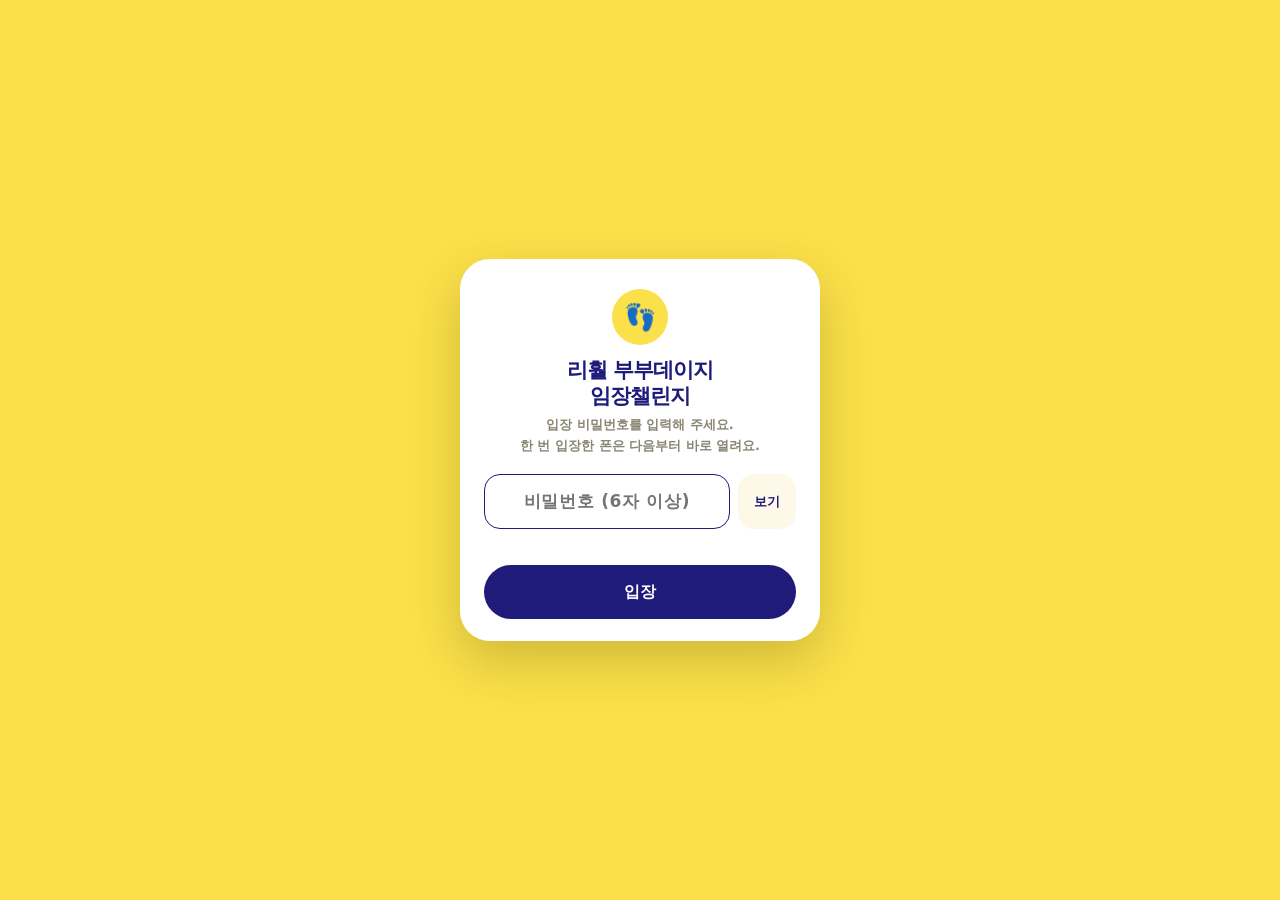
<file: index.html>
<!doctype html>
<html lang="ko">
<head>
<meta charset="utf-8">
<meta name="viewport" content="width=device-width,initial-scale=1,viewport-fit=cover">
<title>리훨 부부데이지 임장챌린지</title>
<meta name="description" content="리훨 임챌 — 훨훨의 임장챌린지를 따라 걷는 부부의 기록">
<meta name="robots" content="noindex, nofollow, noarchive, nosnippet">
<meta name="googlebot" content="noindex, nofollow, noarchive">
<meta name="referrer" content="no-referrer">
<meta name="theme-color" content="#FBE049">
<meta name="apple-mobile-web-app-capable" content="yes">
<meta name="apple-mobile-web-app-status-bar-style" content="default">
<meta name="apple-mobile-web-app-title" content="리훨 임챌">
<link rel="manifest" href="./manifest.webmanifest">
<link rel="icon" href="./icon-192.png">
<link rel="apple-touch-icon" href="./icon-192.png">
<style>
  :root{
    --yellow:#FBE049; --yellow-deep:#F1D22F; --white:#FFFFFF; --cream:#FDF8E7; --line:#F1EAD0;
    --navy:#1E1B7A; --green:#2F8F52; --green-soft:#E4F3E1; --red:#C0352B; --red-soft:#FBE9E6;
    --ink:#20201C; --soft:#8A8674; --star:#F0B429;
  }
  *{box-sizing:border-box;-webkit-tap-highlight-color:transparent}
  html,body{margin:0;height:100%}
  body{
    background:var(--yellow);color:var(--ink);
    font-family:"Pretendard","Noto Sans KR","Noto Sans CJK KR","Apple SD Gothic Neo",-apple-system,BlinkMacSystemFont,"Malgun Gothic","Segoe UI",system-ui,sans-serif;
    font-size:14px;line-height:1.5;-webkit-font-smoothing:antialiased;-webkit-text-size-adjust:100%;
    word-break:keep-all;overflow-wrap:break-word;overscroll-behavior-y:none;
  }
  button{font:inherit;color:inherit;border:0;background:none;cursor:pointer;text-align:inherit;padding:0}
  input,textarea,select{font:inherit;color:inherit}
  a{color:inherit}
  .hidden,[hidden]{display:none !important}
  :focus-visible{outline:2px solid var(--navy);outline-offset:2px}

  /* ============ 틀 ============ */
  #app{position:fixed;inset:0;display:flex;flex-direction:column;max-width:560px;margin:0 auto}
  .top{flex:0 0 auto;display:flex;align-items:center;justify-content:space-between;gap:10px;
    padding:calc(env(safe-area-inset-top) + 14px) 18px 8px}
  .brand{flex:1 1 auto;min-width:0;display:flex;align-items:center;gap:8px;margin:0;font-size:19px;font-weight:900;letter-spacing:-.045em;color:var(--navy);line-height:1.2}
  .brand .bi{flex:0 0 auto;font-size:20px}
  .brand .bt{min-width:0}
  .tr{flex:0 0 auto}
  .tr{display:flex;align-items:center;gap:9px}
  .dot{width:8px;height:8px;border-radius:50%;background:#BDB79B;transition:background .3s}
  .dot.live{background:var(--green)}
  .dot.warn{background:#D08A17}
  .ib{width:36px;height:36px;border-radius:50%;background:rgba(255,255,255,.65);display:grid;place-items:center;font-size:15px;line-height:1}
  .ib.on{background:var(--white);box-shadow:0 4px 12px rgba(112,86,0,.18)}
  .seasons{flex:0 0 auto;display:flex;gap:6px;overflow-x:auto;padding:4px 18px 8px;scrollbar-width:none}
  .seasons::-webkit-scrollbar{display:none}
  .s{flex:0 0 auto;padding:9px 15px;border-radius:999px;background:rgba(255,255,255,.55);font-size:13.5px;font-weight:900;color:#6E6851;letter-spacing:-.02em}
  .s.on{background:var(--navy);color:#fff}
  #view{flex:1 1 auto;min-height:0;overflow-y:auto;-webkit-overflow-scrolling:touch;
    padding:4px 16px calc(28px + env(safe-area-inset-bottom));display:flex;flex-direction:column;gap:12px;scrollbar-width:none}
  #view>*{flex:0 0 auto}
  #view::-webkit-scrollbar{display:none}

  /* ============ 공통 ============ */
  .card{background:var(--white);border-radius:26px;padding:6px;display:flex;flex-direction:column}
  .sub{margin:0 4px;font-size:12.5px;font-weight:700;color:#5D5A46;letter-spacing:-.02em}
  .sub b{color:var(--navy);font-weight:900}
  .pill{flex:0 0 auto;font-size:11.5px;font-weight:800;color:#7C765C;background:var(--cream);padding:4px 10px;border-radius:999px;white-space:nowrap}
  .pill.green{background:var(--green-soft);color:#22502D}
  .pill.navy{background:var(--navy);color:#fff}
  .back{align-self:flex-start;max-width:100%;padding:8px 14px 8px 11px;border-radius:999px;background:rgba(255,255,255,.65);
    font-size:12.5px;font-weight:900;color:#5D5A46;white-space:nowrap;overflow:hidden;text-overflow:ellipsis}
  .eyebrow{font-size:12px;font-weight:900;color:#7A7560;margin-bottom:2px;letter-spacing:-.01em}
  h1.t{margin:0;font-size:24px;font-weight:900;letter-spacing:-.05em;color:var(--navy);line-height:1.2}
  .head{display:flex;align-items:flex-start;justify-content:space-between;gap:8px;padding:2px 6px 0}
  .head .side{display:flex;align-items:center;gap:6px;flex:0 0 auto}
  .head+.sub{margin-top:-2px;padding:0 2px}
  .pen{width:34px;height:34px;border-radius:50%;background:rgba(255,255,255,.7);display:grid;place-items:center;font-size:13px}
  .emptybox{text-align:center;padding:36px 16px;font-size:13.5px;font-weight:700;color:#5D5A46;background:rgba(255,255,255,.5);border-radius:26px;line-height:1.65}
  .emptybox b{color:var(--navy)}
  .add{height:54px;border-radius:999px;background:var(--navy);color:#fff;font-weight:900;font-size:15px;letter-spacing:-.02em;
    display:flex;align-items:center;justify-content:center;gap:6px;width:100%;margin-top:2px}
  .add:active{transform:scale(.985)}
  .add.ghost{background:rgba(255,255,255,.7);color:var(--navy);height:46px;font-size:13.5px}

  /* 접힌 한 줄 */
  .row{display:flex;align-items:center;gap:12px;width:100%;padding:14px;border-radius:20px;min-height:56px;text-decoration:none;color:inherit}
  .row:active{background:var(--cream)}
  .row+.row,.row+.acc,.acc+.row,.acc+.acc{border-top:1px solid var(--line);border-radius:0}
  .row .ic{flex:0 0 auto;width:34px;height:34px;border-radius:12px;background:var(--cream);display:grid;place-items:center;font-size:16px}
  .row .tx{flex:1 1 auto;min-width:0;font-size:15px;font-weight:900;letter-spacing:-.035em}
  .row .tx small{display:block;font-size:12px;font-weight:700;color:var(--soft);letter-spacing:-.02em;margin-top:1px;
    overflow:hidden;text-overflow:ellipsis;white-space:nowrap}
  .row .ar{flex:0 0 auto;font-size:19px;line-height:1;color:#C9C3AB;transition:transform .18s}
  .row .go{flex:0 0 auto;font-size:12.5px;font-weight:900;color:var(--navy)}
  .row.off .tx{color:#A29C84}
  .acc.open>.row .ar{transform:rotate(90deg)}
  .acc>.panel{display:none;padding:2px 14px 16px;flex-direction:column;gap:10px}
  .acc.open>.panel{display:flex}

  /* ============ 목록 ============ */
  .vrow{display:flex;align-items:center;gap:12px;width:100%;background:var(--white);border-radius:22px;padding:13px 15px;transition:transform .12s}
  .vrow:active{transform:scale(.985)}
  .no{flex:0 0 auto;width:46px;height:46px;border-radius:50%;background:var(--cream);display:grid;place-items:center;color:var(--navy);
    font-size:17px;font-weight:900;letter-spacing:-.03em}
  .vrow.done .no{background:var(--navy);color:#FFE680}
  .vt{flex:1 1 auto;min-width:0}
  .vt strong{display:block;font-size:15px;font-weight:900;letter-spacing:-.035em;line-height:1.3}
  .vt span{display:block;font-size:12px;font-weight:700;color:var(--soft);margin-top:1px}
  .vdate{flex:0 0 auto;padding:5px 10px;border-radius:999px;background:var(--cream);color:var(--navy);font-size:12px;font-weight:800;letter-spacing:-.02em;white-space:nowrap}
  .chev{flex:0 0 auto;font-size:20px;color:#C9C3AB;line-height:1}

  /* ============ 지도·사진 ============ */
  .imgbox{position:relative;border-radius:18px;overflow:hidden;background:var(--cream);border:1.5px solid var(--line);aspect-ratio:4/3;display:block;width:100%;padding:0}
  .imgbox img{display:block;width:100%;height:100%;object-fit:cover;opacity:0;transition:opacity .25s}
  .imgbox img.ok{opacity:1}
  .imgbox .ph{position:absolute;inset:0;display:grid;place-items:center;font-size:12.5px;font-weight:700;color:#A29C84}
  .imgbox img.ok + .ph{display:none}
  .imgbox.contain img{object-fit:contain;background:#fff}
  .ctl{display:flex;gap:8px}
  .ctl button{flex:1 1 0;height:42px;border-radius:999px;background:var(--cream);font-size:13px;font-weight:900;color:var(--navy);
    display:flex;align-items:center;justify-content:center}
  .ctl button.danger{flex:0 0 auto;padding:0 16px;color:var(--red);background:var(--red-soft)}
  .none{margin:0;font-size:13px;font-weight:700;color:var(--soft);text-align:center;padding:10px 0}

  /* ============ 지점 세로 동그라미 ============ */
  .sech{display:flex;align-items:center;justify-content:space-between;padding:16px 16px 4px}
  .sech h2{margin:0;font-size:15px;font-weight:900;letter-spacing:-.03em}
  .pts{display:flex;flex-direction:column;padding:4px 10px 10px}
  .pt{position:relative;display:flex;align-items:center;gap:12px;padding:5px 0}
  .pt::before{content:"";position:absolute;left:17px;top:0;bottom:0;width:2.5px;background:var(--line)}
  .pt:first-child::before{top:50%}
  .pt:last-child::before{bottom:50%}
  .pt:only-child::before{display:none}
  .circ{position:relative;z-index:1;flex:0 0 auto;width:36px;height:36px;border-radius:50%;background:var(--white);border:2.5px solid var(--navy);
    color:var(--navy);display:grid;place-items:center;font-size:15px;font-weight:900;transition:background .15s,color .15s,transform .12s}
  .circ:active{transform:scale(.9)}
  .pt.vis .circ,.circ.vis{background:var(--navy);color:#FFE680}
  .circ.lg{font-size:12px;letter-spacing:-.05em}
  .tag{display:inline-block;margin-left:7px;padding:2px 8px;border-radius:999px;background:#FBE9E6;color:#B4552E;font-size:10.5px;font-weight:900;letter-spacing:-.02em;vertical-align:1px}
  .kindpill{flex:0 0 auto;align-self:center}
  .ptitle .circ.lg{font-size:15px}
  .pn{flex:1 1 auto;min-width:0;display:flex;align-items:center;gap:8px;border-radius:16px;padding:10px 12px;text-align:left}
  .pn:active{background:var(--cream)}
  .pn .nm{flex:1 1 auto;min-width:0;font-size:14.5px;font-weight:900;letter-spacing:-.035em;line-height:1.3}
  .pn .ar{flex:0 0 auto;font-size:18px;color:#C9C3AB;line-height:1}
  .hint{margin:0 6px;font-size:11.5px;font-weight:700;color:#6E6851;text-align:center}

  .sech .side{display:flex;align-items:center;gap:6px}
  .pill.ordbtn{background:var(--cream);color:var(--navy);font-weight:900;padding:6px 12px}
  .pill.ordbtn.on{background:var(--navy);color:#fff}
  .pts.ed{padding:2px 10px 10px;gap:0}
  .pts.ed .pt::before{display:none}
  .pt.ed{padding:3px 0}
  .pt.ed .nm{flex:1 1 auto;min-width:0;font-size:14.5px;font-weight:900;letter-spacing:-.035em;line-height:1.3}
  .pt.ed .circ{cursor:default}
  .mv{display:flex;align-items:center;gap:4px;flex:0 0 auto}
  .mv button.ed{background:#fff;border:1.5px solid #E7DDBE;font-size:12px}
  .mv button{width:34px;height:34px;border-radius:50%;background:var(--cream);color:var(--navy);font-size:13px;font-weight:900;display:grid;place-items:center;text-align:center}
  .mv button:disabled{opacity:.3;cursor:default}
  .mv button:active:not(:disabled){background:#F1E8C4}
  .mv button.rm{background:var(--red-soft);color:var(--red)}
  .ins{display:block;width:100%;height:28px;margin:1px 0;border-radius:999px;border:1.5px dashed #D9CF9E;color:#8F8A73;font-size:11.5px;font-weight:800;text-align:center;letter-spacing:-.02em}
  .ins:active{background:var(--cream)}

  /* ============ 지점 상세 ============ */
  .ptitle{display:flex;align-items:center;gap:12px;padding:2px 6px}
  .ptitle .circ{width:46px;height:46px;font-size:19px}
  .ptitle h1.t{font-size:21px;flex:1 1 auto;min-width:0}
  .links{display:grid;grid-template-columns:1fr 1fr;gap:8px}
  .lk{display:flex;align-items:center;justify-content:center;gap:6px;height:48px;border-radius:999px;background:var(--white);
    font-size:13.5px;font-weight:900;color:var(--navy);text-decoration:none;box-shadow:0 6px 14px rgba(112,86,0,.1)}
  .lk.off{opacity:.5;box-shadow:none;background:rgba(255,255,255,.55)}
  .spec{display:grid;grid-template-columns:1fr 1fr;gap:8px}
  .sp{background:var(--cream);border-radius:16px;padding:10px 12px;min-width:0}
  .sp small{display:block;font-size:11px;font-weight:800;color:var(--soft)}
  .sp b{display:block;font-size:15px;font-weight:900;letter-spacing:-.03em;margin-top:1px;overflow-wrap:anywhere}
  .photos{display:grid;grid-template-columns:repeat(3,1fr);gap:8px}
  .ph1{position:relative;aspect-ratio:1;border-radius:18px;overflow:hidden;background:linear-gradient(135deg,#F6EEC9,#EADFAE);padding:0}
  .ph1 img{display:block;width:100%;height:100%;object-fit:cover;opacity:0;transition:opacity .25s}
  .ph1 img.ok{opacity:1}
  .ph1.add{background:var(--white);border:2px dashed #D9CF9E;color:#8F8A73;font-size:12px;font-weight:900;text-align:center;line-height:1.3;
    display:grid;place-items:center}
  .tbl-wrap{overflow-x:auto;-webkit-overflow-scrolling:touch;border-radius:16px;border:1px solid #E7DDBE;margin:0 -4px}
  .tbl{border-collapse:separate;border-spacing:0;font-size:13px;min-width:100%}
  .tbl th,.tbl td{border-right:1px solid #EFE6C8;border-bottom:1px solid #EFE6C8;padding:8px 10px;vertical-align:middle;background:#fff}
  .tbl tr>:last-child{border-right:0}
  .tbl tbody tr:last-child>*{border-bottom:0}
  .tbl th.g{position:sticky;left:0;z-index:3;width:30px;min-width:30px;padding:0;text-align:center;color:#fff;font-weight:900;font-size:12px;letter-spacing:.1em}
  .tbl th.g span{display:block;writing-mode:vertical-rl;margin:0 auto;padding:4px 0;white-space:nowrap}
  .tbl .grp-a{background:#5B64B8}
  .tbl .grp-b{background:var(--navy)}
  .tbl .grp-c{background:#7A6A2E}
  .tbl .grp-d{background:var(--green)}
  .tbl thead th{background:var(--cream);font-weight:900;color:var(--navy);text-align:center;position:sticky;top:0;z-index:2}
  .tbl thead th.g{z-index:4;background:var(--cream)}
  .tbl thead th.c{min-width:132px;max-width:170px;font-size:14px;letter-spacing:-.03em}
  .tbl thead th.c button{width:100%;text-align:center;font-weight:900;color:var(--navy);font-size:14px}
  .tbl th.l{position:sticky;left:30px;z-index:3;min-width:96px;background:#EEF0FB;color:#2B2F66;font-weight:900;font-size:12.5px;text-align:left;letter-spacing:-.03em;box-shadow:2px 0 0 #E7DDBE}
  .tbl th.l small,.tbl th.corner small{display:block;font-size:10.5px;font-weight:700;color:#7A7F9E;margin-top:1px}
  .tbl thead th.corner{background:#EEF0FB;z-index:4;text-align:left;font-size:12.5px;color:#2B2F66}
  .tbl td{text-align:center;font-weight:800;color:var(--ink);letter-spacing:-.03em;min-width:132px}
  .tbl td.txt{font-size:13px;font-weight:700}
  .tbl td.num{font-variant-numeric:tabular-nums;font-size:14px}
  .tbl td small{display:block;font-size:10.5px;font-weight:700;color:#8F8A73;margin-top:2px;line-height:1.35}
  .tbl td.hl{background:#FFF1C2}
  .tbl td.pe{background:#FDEAE0}
  .tbl td.pe2{background:#E8F0FB}
  .tbl td.blue{color:#2A2DD0}
  .tbl td.strong{font-weight:900;font-size:15px}
  .tbl td.total{background:var(--navy);color:#FFE680;font-size:16px}
  .tbl td .neg{color:var(--red)}
  .setup{display:grid;grid-template-columns:1fr 1fr;gap:8px}
  .sc{background:var(--cream);border-radius:20px;padding:12px 13px;display:flex;flex-direction:column;gap:6px;min-width:0}
  .sc h3{margin:0 0 2px;font-size:13.5px;font-weight:900;color:var(--navy);letter-spacing:-.03em}
  .sc.g h3{color:var(--green)}
  .r{display:flex;align-items:baseline;justify-content:space-between;gap:4px;font-size:12px;font-weight:800;color:var(--soft)}
  .r b{font-size:13.5px;font-weight:900;color:var(--ink);letter-spacing:-.03em;text-align:right}
  .tot{margin-top:2px;border-radius:14px;background:var(--navy);color:#fff;padding:9px 11px}
  .tot small{display:block;font-size:10.5px;font-weight:800;color:#CFCBF3}
  .tot b{font-size:16px;font-weight:900;color:#FFE680;letter-spacing:-.04em}
  .note{margin:0 2px;font-size:11.5px;font-weight:700;color:var(--soft);line-height:1.5}
  .memo{background:var(--cream);border-radius:16px;padding:12px 14px;font-size:13.5px;font-weight:600;color:#4A4738;line-height:1.6;white-space:pre-line}
  .vtog{align-self:center;height:48px;padding:0 24px;border-radius:999px;background:rgba(255,255,255,.75);font-size:14px;font-weight:900;color:#6E6851}
  .vtog.on{background:var(--navy);color:#FFE680}

  /* ============ 시트 / 모달 ============ */
  .sheet-wrap{position:fixed;inset:0;z-index:80;display:flex;align-items:flex-end;justify-content:center;
    background:rgba(26,22,6,.5);backdrop-filter:blur(2px);-webkit-backdrop-filter:blur(2px)}
  .sheet{width:100%;max-width:560px;max-height:92vh;background:#fff;border-radius:28px 28px 0 0;display:flex;flex-direction:column;overflow:hidden;
    animation:up .22s cubic-bezier(.2,.8,.2,1)}
  @keyframes up{from{transform:translateY(16px);opacity:.6}to{transform:none;opacity:1}}
  .sheet-h{flex:0 0 auto;display:flex;align-items:flex-start;gap:10px;padding:20px 20px 12px;border-bottom:1px solid var(--line)}
  .sheet-h h3{margin:0;font-size:18px;font-weight:900;letter-spacing:-.04em;color:var(--navy);line-height:1.3}
  .sheet-h p{margin:3px 0 0;font-size:12.5px;font-weight:600;color:var(--soft);line-height:1.5}
  .sheet-x{margin-left:auto;flex:0 0 auto;width:34px;height:34px;border-radius:50%;background:var(--cream);display:grid;place-items:center;font-size:14px;color:#7C765C}
  .sheet-b{flex:1 1 auto;min-height:0;overflow-y:auto;padding:16px 20px 10px;display:flex;flex-wrap:wrap;gap:14px 10px}
  .sheet-f{flex:0 0 auto;display:flex;gap:8px;padding:12px 20px calc(14px + env(safe-area-inset-bottom));border-top:1px solid var(--line);background:#fff}
  .btn{flex:1 1 0;height:52px;border-radius:999px;display:flex;align-items:center;justify-content:center;font-size:15px;font-weight:900;letter-spacing:-.02em}
  .btn-navy{background:var(--navy);color:#fff}
  .btn-ghost{background:var(--cream);color:#6E6851;flex:0 0 auto;padding:0 20px}
  .btn-danger{background:var(--red-soft);color:var(--red);flex:0 0 auto;padding:0 18px}
  .btn-red{background:var(--red);color:#fff}
  .fld{flex:1 1 100%;display:flex;flex-direction:column;gap:6px;min-width:0}
  .fld.half{flex:1 1 calc(50% - 5px)}
  .fld-l{font-size:12.5px;font-weight:800;color:#5D5A46;letter-spacing:-.02em}
  .fld input,.fld textarea,.fld select{width:100%;background:var(--cream);border:1.5px solid transparent;border-radius:14px;padding:12px 14px;
    font-size:16px;font-weight:600;color:var(--ink);outline:none;letter-spacing:-.02em;line-height:1.45;appearance:none;-webkit-appearance:none}
  .fld textarea{resize:vertical;min-height:84px}
  .fld input::placeholder,.fld textarea::placeholder{color:#C0BAA2;font-weight:600}
  .fld input:focus,.fld textarea:focus,.fld select:focus{border-color:var(--navy);background:#fff}
  .fld select{background-image:linear-gradient(45deg,transparent 50%,#9A947C 50%),linear-gradient(135deg,#9A947C 50%,transparent 50%);
    background-position:calc(100% - 19px) 50%,calc(100% - 14px) 50%;background-size:5px 5px,5px 5px;background-repeat:no-repeat;padding-right:36px}
  .fld .hint2{font-size:11.5px;font-weight:600;color:var(--soft)}
  .fld-head{flex:1 1 100%;display:flex;align-items:center;gap:8px;margin-top:4px;font-size:13px;font-weight:900;color:var(--navy)}
  .fld-head::after{content:"";flex:1 1 auto;height:1px;background:var(--line)}
  .modal-wrap{position:fixed;inset:0;z-index:90;display:grid;place-items:center;padding:22px;background:rgba(30,27,20,.45);
    backdrop-filter:blur(2px);-webkit-backdrop-filter:blur(2px)}
  .modal{width:100%;max-width:340px;background:#fff;border-radius:26px;padding:24px 22px 18px;display:flex;flex-direction:column;gap:10px;
    box-shadow:0 20px 50px rgba(60,45,0,.3);animation:pop .18s}
  @keyframes pop{from{transform:scale(.96);opacity:.5}to{transform:none;opacity:1}}
  .modal h3{margin:0;font-size:17px;font-weight:900;letter-spacing:-.035em;color:var(--navy);text-align:center}
  .modal p{margin:0;font-size:14px;font-weight:600;color:#5D5A46;line-height:1.6;text-align:center}
  .modal .mrow{display:flex;gap:8px;margin-top:8px}
  .modal .mrow .btn{height:48px;font-size:14.5px}

  /* 입장 화면 */
  .gate{position:fixed;inset:0;z-index:200;background:var(--yellow);display:grid;place-items:center;padding:22px;overflow-y:auto}
  .gate-card{width:100%;max-width:360px;background:#fff;border-radius:30px;padding:30px 24px 22px;text-align:center;box-shadow:0 20px 50px rgba(60,45,0,.22)}
  .gate-card .pin-fl{margin-bottom:2px}
  .gate-card h2{margin:12px 0 0;font-size:21px;font-weight:900;letter-spacing:-.045em;color:var(--navy);line-height:1.25}
  .gate-card p{margin:6px 0 0;font-size:13px;font-weight:600;color:var(--soft);line-height:1.55}
  .gate-row{display:flex;gap:8px;align-items:stretch;margin-top:18px}
  .gate-row input{flex:1 1 auto;min-width:0;width:auto}
  .gate-eye{flex:0 0 auto;padding:0 16px;border-radius:16px;background:var(--cream);color:var(--navy);font-size:13px;font-weight:900}
  .gate-first{margin:14px 0 8px;padding:12px 14px;border-radius:16px;background:var(--brand-soft,#FFF6CC);color:#5D5A46;font-size:13px;font-weight:600;line-height:1.6;text-align:left}
  .gate-first b{color:var(--navy);font-size:14px}
  .gate-card input{width:100%;margin-top:0;background:var(--cream);border:1.5px solid transparent;border-radius:16px;padding:14px 16px;font-size:17px;font-weight:700;
    color:var(--ink);outline:none;text-align:center;letter-spacing:.04em}
  .gate-card input:focus{border-color:var(--navy);background:#fff}
  .gate-card .gate-msg{min-height:20px;margin-top:10px;font-size:13px;font-weight:700;color:var(--red)}
  .gate-card .gate-go{width:100%;height:54px;border-radius:999px;background:var(--navy);color:#fff;font-size:15.5px;font-weight:900;display:grid;place-items:center;margin-top:6px}
  .gate-card .gate-go:disabled{opacity:.5}
  .gate-card .gate-sub{width:100%;height:46px;border-radius:999px;background:var(--cream);color:#6E6851;font-size:14px;font-weight:900;display:grid;place-items:center;margin-top:8px}
  .foot-row{align-self:center;display:flex;flex-wrap:wrap;justify-content:center;gap:2px 6px;margin-top:4px}
  .foot-link{margin-top:2px;padding:10px 14px;font-size:12px;font-weight:700;color:#7A7560;text-decoration:underline;text-underline-offset:3px}

  /* PIN */
  .pin-wrap{position:fixed;inset:0;z-index:95;display:grid;place-items:center;padding:22px;background:rgba(30,27,20,.45);
    backdrop-filter:blur(2px);-webkit-backdrop-filter:blur(2px)}
  .pin-card{width:100%;max-width:340px;background:#fff;border-radius:30px;padding:28px 24px 20px;text-align:center;box-shadow:0 20px 50px rgba(60,45,0,.3);animation:pop .18s}
  .pin-fl{width:56px;height:56px;margin:0 auto;border-radius:50%;background:var(--yellow);display:grid;place-items:center;font-size:26px;line-height:1}
  .pin-t{margin:12px 0 0;font-size:22px;font-weight:900;letter-spacing:-.04em;color:var(--navy)}
  .pin-s{margin:5px 0 0;font-size:13px;font-weight:600;color:var(--soft)}
  .pin-dots{display:flex;justify-content:center;gap:14px;margin:20px 0 0;height:16px}
  .pin-dot{width:14px;height:14px;border-radius:50%;background:#EDE7D1;transition:transform .12s,background .12s}
  .pin-dot.on{background:var(--navy);transform:scale(1.08)}
  .pin-msg{margin:10px 0 0;min-height:18px;font-size:13px;font-weight:700;color:var(--red)}
  .pad{display:grid;grid-template-columns:repeat(3,1fr);gap:9px;margin-top:8px}
  .key{height:54px;border-radius:999px;background:var(--cream);color:var(--navy);font-size:22px;font-weight:800;display:grid;place-items:center;transition:transform .1s,background .15s}
  .key:active{transform:scale(.95);background:#F6EFD6}
  .key.ghost{background:transparent;color:var(--soft);font-size:16px}
  .pin-x{margin-top:12px;font-size:13px;font-weight:800;color:#9A947C;padding:8px 12px}
  .shake{animation:shake .34s}
  @keyframes shake{0%,100%{transform:translateX(0)}20%{transform:translateX(-7px)}40%{transform:translateX(7px)}60%{transform:translateX(-5px)}80%{transform:translateX(5px)}}

  /* 사진·지도 크게 보기 (가로로 눕히기 · 두 손가락 확대 · 드래그 이동) */
  .big-wrap{position:fixed;inset:0;z-index:95;background:#0C0A04;overflow:hidden;touch-action:none;user-select:none;-webkit-user-select:none;cursor:grab}
  .big-wrap:active{cursor:grabbing}
  .big-wrap img{position:absolute;left:50%;top:50%;max-width:none;max-height:none;transform-origin:center center;will-change:transform;
    -webkit-user-drag:none;user-select:none;pointer-events:none;background:#fff}
  .big-x{position:fixed;top:calc(env(safe-area-inset-top) + 12px);right:14px;width:42px;height:42px;border-radius:50%;background:rgba(255,255,255,.95);color:var(--navy);
    display:grid;place-items:center;font-size:15px;box-shadow:0 6px 16px rgba(0,0,0,.35);z-index:2}
  .big-bar{position:fixed;left:50%;bottom:calc(env(safe-area-inset-bottom) + 14px);transform:translateX(-50%);display:flex;gap:7px;align-items:center;z-index:2;
    padding:6px;border-radius:999px;background:rgba(255,255,255,.95);box-shadow:0 8px 20px rgba(0,0,0,.4)}
  .big-bar button{min-width:44px;height:44px;padding:0 13px;border-radius:999px;background:var(--cream);color:var(--navy);font-size:13px;font-weight:900;display:grid;place-items:center;white-space:nowrap}
  .big-bar button:active{background:#F1E8C4}
  .big-bar button.d{color:var(--red);background:var(--red-soft)}
  .big-hint{position:fixed;left:50%;top:calc(env(safe-area-inset-top) + 20px);transform:translateX(-50%);max-width:calc(100vw - 90px);padding:7px 13px;border-radius:999px;background:rgba(255,255,255,.18);
    color:#EFEBFF;font-size:12px;font-weight:700;text-align:center;pointer-events:none;transition:opacity .5s;z-index:1}

  #toast{position:fixed;left:50%;bottom:calc(30px + env(safe-area-inset-bottom));z-index:120;transform:translateX(-50%) translateY(10px);
    background:var(--navy);color:#fff;font-size:13.5px;font-weight:800;padding:12px 18px;border-radius:999px;max-width:88vw;text-align:center;
    letter-spacing:-.02em;opacity:0;pointer-events:none;transition:opacity .22s,transform .22s;box-shadow:0 12px 28px rgba(30,27,122,.3)}
  #toast.on{opacity:1;transform:translateX(-50%) translateY(0)}
  #toast.err{background:#8C2B24}
</style>
</head>
<body>
<div id="app">
  <header class="top">
    <h1 class="brand"><span class="bi">👣</span><span class="bt">리훨 부부데이지 임장챌린지</span></h1>
    <div class="tr">
      <span id="dot" class="dot" title="동기화 상태" aria-label="동기화 상태"></span>
      <button id="lockBtn" class="ib" aria-label="기록 모드 켜기">🔒</button>
    </div>
  </header>
  <nav id="seasons" class="seasons" aria-label="시즌"></nav>
  <main id="view"></main>
</div>
<div id="layer"></div>
<div id="toast" role="status" aria-live="polite"></div>

<script>
(function(){
'use strict';

/* ================== 상수 ================== */
var DB = 'https://bubulife-678ac-default-rtdb.firebaseio.com';
var ROOM = null;   /* 입장 비밀번호로 계산한 비밀 방 이름 (아래 '입장') */
var KEY_LS = 'imchall.room.v3';
var LS = 'imchall.unlock.v1';
var PW_HASH = '0341266d632db4ef5aeac567ed6d00f44506e1c4f73f9e7a44f8cbc21888c597';
var SALT = 'imchall::v1::';
var CACHE_KEY = 'imchall.cache.v2';
var SEASON_KEY = 'imchall.season.v2';
var SEASONS = 8;

var roomUrl = function(){ return DB + '/rooms/' + ROOM + '.json'; };
var nodeUrl = function(p){ return DB + '/rooms/' + ROOM + '/' + p + '.json'; };

/* ================== 상태 ================== */
var S = { videos:{} };
var unlocked = false;
var sheetOpen = false;
var lastWrite = 0;
var es = null, pollTimer = null, refreshTimer = null;
var openAcc = {};
var orderMode = null;   /* 순서·편집 모드가 켜진 영상 id */
var viewEl = document.getElementById('view');
var layer = document.getElementById('layer');
var dotEl = document.getElementById('dot');
var lockBtn = document.getElementById('lockBtn');
var toastEl = document.getElementById('toast');
var seasonsEl = document.getElementById('seasons');
var lastSeason = 1;
try{ lastSeason = Math.min(SEASONS, Math.max(1, parseInt(localStorage.getItem(SEASON_KEY), 10) || 1)); }catch(e){}

/* ================== 유틸 ================== */
function esc(v){
  return String(v == null ? '' : v).replace(/[&<>"']/g, function(c){
    return {'&':'&amp;','<':'&lt;','>':'&gt;','"':'&quot;',"'":'&#39;'}[c];
  });
}
function deep(o){ return JSON.parse(JSON.stringify(o || {})); }
function arr(x){
  if(Array.isArray(x)) return x.filter(function(i){ return i != null; });
  if(x && typeof x === 'object') return Object.keys(x).sort(function(a,b){ return a - b; }).map(function(k){ return x[k]; });
  return [];
}
function safeUrl(u){
  u = String(u || '').trim();
  return /^https?:\/\//i.test(u) ? u : '';
}
function today(){
  var d = new Date(), p = function(n){ return (n<10?'0':'') + n; };
  return d.getFullYear() + '-' + p(d.getMonth()+1) + '-' + p(d.getDate());
}
function fmtDate(s){
  var m = /^(\d{4})-(\d{2})-(\d{2})$/.exec(String(s || ''));
  return m ? (m[1] + '.' + m[2] + '.' + m[3]) : String(s || '');
}
function newId(p){ return (p || 'x') + Date.now().toString(36) + Math.floor(Math.random()*1e4).toString(36); }
var toastT = null;
function toast(msg, kind){
  toastEl.textContent = msg;
  toastEl.className = 'on' + (kind === 'err' ? ' err' : '');
  clearTimeout(toastT);
  toastT = setTimeout(function(){ toastEl.className = ''; }, 2100);
}

/* ---------- 금액 (단위: 만원) ---------- */
function parseMoney(v){
  var s = String(v == null ? '' : v).replace(/[\s,]/g, '').replace(/원/g, '');
  if(!s) return 0;
  var m = /(\d+(?:\.\d+)?)억(\d+(?:\.\d+)?)?/.exec(s);
  if(m) return Math.round((parseFloat(m[1]) || 0) * 10000 + (m[2] ? parseFloat(m[2]) : 0));
  m = /(\d+(?:\.\d+)?)만/.exec(s);
  if(m) return Math.round(parseFloat(m[1]));
  m = /(\d[\d.]*)/.exec(s);
  return m ? Math.round(parseFloat(m[1].replace(/\.$/, '')) || 0) : 0;
}
function fmtMoney(v){
  v = Math.round(Number(v) || 0);
  if(!v) return '—';
  var eok = Math.floor(v / 10000), man = v % 10000, out = '';
  if(eok) out += eok.toLocaleString('ko-KR') + '억';
  if(man) out += (out ? ' ' : '') + man.toLocaleString('ko-KR') + '만';
  return out || '0';
}
/* 부대비용(중개료 + 취득세 등)은 따로 계산하지 않고 매매가 × 0.5% 로 묶는다 */
var EXTRA_RATE = 0.005;
function fmtNum(n){
  n = Math.round(Number(n) || 0);
  return n ? n.toLocaleString('ko-KR') : '—';
}
/* 아파트 매물세팅: 매매 / 전세 or 대출 / 자본   (전세와 대출 중 하나만 — 대출은 규제 때문에 자동 계산하지 않고 직접 입력)
   초투 = 자본(= 매매 − 전세 또는 대출), 총투 = 매매.  부대비용(중개료·취득세를 묶은 매매 × 0.5%)은 초투·총투에 넣지 않고 따로 보여 준다
   (예전 입력: 전세·대출을 따로 적은 매물은 대출을 우선, 없으면 전세로 읽는다) */
function fundOf(L){
  L = L || {};
  if(L.fk === 'jeonse' || L.fk === 'loan') return { fk:L.fk, fund:parseMoney(L.fund) };
  if(parseMoney(L.loan)) return { fk:'loan', fund:parseMoney(L.loan) };
  if(parseMoney(L.jeonse)) return { fk:'jeonse', fund:parseMoney(L.jeonse) };
  return { fk:(L.fk === 'loan' ? 'loan' : 'jeonse'), fund:0 };
}
function seedOf(L){
  L = L || {};
  var price = parseMoney(L.maemae), fo = fundOf(L);
  var extra = Math.round(price * EXTRA_RATE);
  var own = (price && fo.fund) ? price - fo.fund : null;
  return { price:price, fk:fo.fk, label:fo.fk === 'loan' ? '대출' : '전세', fund:fo.fund, own:own, extra:extra };
}
/* 재개발: 초투 = 매매, 총투 = 매매가 + 추가분담금 */
function redevOf(L){
  L = L || {};
  var price = parseMoney(L.maemae), hasShare = !(L.share === undefined || L.share === null || L.share === ''), share = parseMoney(L.share);
  return { price:price, share:share, hasShare:hasShare, total:(price && hasShare) ? price + share : null };
}

/* ================== 사진 (Firebase 옆 노드, 방 본문과 분리) ==================
   키: 지도 '<영상>_m1' '<영상>_m2' / 현장사진 '<영상>_<지점>_<사진>' */
var imgCache = {};   /* key → { ts, data, loading } */
function imgNodeUrl(key){ return DB + '/rooms/' + ROOM + '-img/' + encodeURIComponent(key) + '.json'; }
function imgTag(key, ts, cls){
  return '<img data-img="' + esc(key) + '" data-ts="' + esc(ts || '') + '" alt=""' + (cls ? ' class="' + cls + '"' : '') + '>';
}
function fetchImg(key, ts){
  var c = imgCache[key];
  if(c && c.loading) return;
  imgCache[key] = { ts: ts, data: (c && c.data) || '', loading: true };
  fetch(imgNodeUrl(key), { cache:'no-store' }).then(function(r){ return r.ok ? r.json() : null; }).then(function(o){
    imgCache[key] = { ts: ts, data: (o && o.data) || '' };
    paintImgs();
  }).catch(function(){ imgCache[key] = { ts: ts, data: '', err: true }; });
}
function paintImgs(){
  Array.prototype.forEach.call(document.querySelectorAll('img[data-img]'), function(img){
    var key = img.getAttribute('data-img'), ts = img.getAttribute('data-ts');
    var c = imgCache[key];
    if(c && c.data && (!ts || String(c.ts) === ts)){
      if(img.getAttribute('src') !== c.data) img.src = c.data;
      img.classList.add('ok');
    } else if(!c || (!c.loading && !c.err && String(c.ts) !== ts) || (c && !c.data && !c.loading && !c.err)){
      fetchImg(key, ts);
    }
  });
}
function compressImage(file, tries, done, fail){
  var url = URL.createObjectURL(file), img = new Image();
  img.onload = function(){
    var w = img.naturalWidth || 1200, h = img.naturalHeight || 900, i = 0;
    var step = function(){
      var scale = Math.min(1, tries[i][0] / w);
      var cw = Math.max(1, Math.round(w * scale)), ch = Math.max(1, Math.round(h * scale));
      var cv = document.createElement('canvas'); cv.width = cw; cv.height = ch;
      var ctx = cv.getContext('2d'); ctx.fillStyle = '#fff'; ctx.fillRect(0, 0, cw, ch); ctx.drawImage(img, 0, 0, cw, ch);
      var data = cv.toDataURL('image/jpeg', tries[i][1]);
      i++;
      if(data.length > tries.limit && i < tries.length) return step();
      URL.revokeObjectURL(url);
      done(data, cw, ch);
    };
    step();
  };
  img.onerror = function(){ URL.revokeObjectURL(url); if(fail) fail(); };
  img.src = url;
}
var MAP_TRIES = [[1600, 0.82], [1300, 0.72], [1000, 0.62]]; MAP_TRIES.limit = 900000;
var PHOTO_TRIES = [[1100, 0.78], [900, 0.68], [720, 0.6]]; PHOTO_TRIES.limit = 380000;
function putImg(key, data, w, h, ts){
  lastWrite = Date.now();
  return fetch(imgNodeUrl(key), { method:'PUT', cache:'no-store', headers:{ 'Content-Type':'application/json' },
    body: JSON.stringify({ data:data, w:w, h:h, ts:ts }) }).then(function(r){ if(!r.ok) throw new Error('http ' + r.status); return true; });
}
function delImg(key){
  lastWrite = Date.now();
  delete imgCache[key];
  return fetch(imgNodeUrl(key), { method:'DELETE', cache:'no-store' }).then(function(r){ if(!r.ok) throw new Error('http ' + r.status); return true; });
}
function pickFiles(multiple, cb, accept){
  var inp = document.createElement('input');
  inp.type = 'file'; if(accept !== '') inp.accept = accept || 'image/*'; inp.multiple = !!multiple; inp.style.display = 'none';
  document.body.appendChild(inp);
  inp.addEventListener('change', function(){
    var fs = Array.prototype.slice.call(inp.files || []);
    inp.remove();
    if(fs.length) cb(fs);
  });
  inp.click();
}

/* ================== 데이터 ================== */
function normalize(data){
  data = data || {};
  var out = {};
  if(data.videos && typeof data.videos === 'object'){
    Object.keys(data.videos).forEach(function(id){
      var v = data.videos[id];
      if(v && typeof v === 'object'){
        v = deep(v); v.id = id;
        v.points = arr(v.points).map(function(p){ p.photos = arr(p.photos); p.listings = arr(p.listings); return p; });
        out[id] = v;
      }
    });
  }
  S.videos = out;
}
function videosOf(season){
  return Object.keys(S.videos).map(function(id){ return S.videos[id]; })
    .filter(function(v){ return Number(v.season) === season; })
    .sort(function(a,b){ return (Number(a.no) || 0) - (Number(b.no) || 0); });   /* 번호 오름차순 (NO.1 → NO.2 → …) */
}
function api(path, method, body){
  var opt = { method: method || 'GET', cache:'no-store', headers:{ 'Content-Type':'application/json' } };
  if(body !== undefined) opt.body = JSON.stringify(body);
  return fetch(nodeUrl(path), opt).then(function(r){
    if(!r.ok) throw new Error('http ' + r.status);
    return r.status === 204 ? null : r.json();
  });
}
function refresh(force){
  if(!ROOM) return Promise.resolve();   /* 입장 전에는 서버를 읽지 않는다 */
  if(!force && (sheetOpen || Date.now() - lastWrite < 2500)) return Promise.resolve();
  return fetch(roomUrl(), { cache:'no-store' }).then(function(r){
    if(!r.ok) throw new Error('http ' + r.status);
    return r.json();
  }).then(function(data){
    normalize(data);
    try{ localStorage.setItem(CACHE_KEY, JSON.stringify(data)); }catch(e){}
    dotEl.className = 'dot live';
    render(true);
  }).catch(function(){ dotEl.className = 'dot warn'; });
}
function loadCache(){
  try{ var raw = localStorage.getItem(CACHE_KEY); if(raw) normalize(JSON.parse(raw)); }catch(e){}
}
function queueRefresh(){
  clearTimeout(refreshTimer);
  refreshTimer = setTimeout(function(){ refresh(false); }, 450);
}
function startSync(){
  try{
    es = new EventSource(roomUrl());
    var on = function(){ queueRefresh(); };
    es.addEventListener('put', on);
    es.addEventListener('patch', on);
    es.addEventListener('keep-alive', function(){ dotEl.className = 'dot live'; });
    es.onopen = function(){ dotEl.className = 'dot live'; };
    es.onerror = function(){ dotEl.className = 'dot warn'; if(es){ es.close(); es = null; } };
  }catch(e){ dotEl.className = 'dot warn'; }
  pollTimer = setInterval(function(){ if(document.visibilityState === 'visible') refresh(false); }, 15000);
}
function saveVideo(id, body, msg, quiet){
  lastWrite = Date.now();
  var payload = deep(body);
  delete payload.id;
  return api('videos/' + encodeURIComponent(id), 'PUT', payload).then(function(){
    payload.id = id;
    payload.points = arr(payload.points);
    S.videos[id] = payload;
    dotEl.className = 'dot live';
    if(!quiet) toast(msg || '저장했어요 ✓');
    closeAll();
    render(true);
    return true;
  }).catch(function(){
    lastWrite = 0;
    dotEl.className = 'dot warn';
    toast('저장하지 못했어요 — 연결을 확인해 주세요', 'err');
    return false;
  });
}
function allImgKeys(v){
  var keys = [v.id + '_m1', v.id + '_m2'];
  arr(v.points).forEach(function(p){ arr(p.photos).forEach(function(ph){ keys.push(v.id + '_' + p.pid + '_' + ph); }); });
  return keys;
}
function deleteVideo(id){
  var v = S.videos[id];
  lastWrite = Date.now();
  return api('videos/' + encodeURIComponent(id), 'DELETE').then(function(){
    if(v) allImgKeys(v).forEach(function(k){ delImg(k).catch(function(){}); });
    var season = v ? Number(v.season) : lastSeason;
    delete S.videos[id];
    toast('삭제했어요');
    closeAll();
    if(!navHash('#s=' + season)) render();
  }).catch(function(){ toast('삭제하지 못했어요 — 연결을 확인해 주세요', 'err'); });
}

/* ================== 라우팅 ================== */
function route(){
  var h = (location.hash || '').replace(/^#/, ''), m;
  if((m = /^v=([^/]+)\/p=(.+)$/.exec(h))) return { t:'pt', v:decodeURIComponent(m[1]), p:decodeURIComponent(m[2]) };
  if((m = /^v=(.+)$/.exec(h))) return { t:'vid', v:decodeURIComponent(m[1]) };
  if((m = /^s=(\d+)$/.exec(h))) return { t:'list', s:Math.min(SEASONS, Math.max(1, parseInt(m[1], 10))) };
  return { t:'list', s:lastSeason };
}
function go(h){ location.hash = h; }

/* ================== 렌더 ================== */
function render(keepScroll){
  var r = route(), top = viewEl.scrollTop;
  if(r.t === 'list') renderList(r.s);
  else if(r.t === 'vid') renderVideo(r.v);
  else renderPoint(r.v, r.p);
  seasonsEl.hidden = r.t !== 'list';
  lockBtn.textContent = unlocked ? '✏️' : '🔒';
  lockBtn.classList.toggle('on', unlocked);
  lockBtn.setAttribute('aria-label', unlocked ? '기록 모드 끄기(잠그기)' : '기록 모드 켜기');
  if(keepScroll) viewEl.scrollTop = top;
  paintImgs();
}

function paintSeasons(cur){
  var h = '';
  for(var i=1;i<=SEASONS;i++) h += '<button class="s' + (i === cur ? ' on' : '') + '" data-act="season" data-s="' + i + '">시즌' + i + '</button>';
  seasonsEl.innerHTML = h;
  var on = seasonsEl.querySelector('.on');
  if(on && on.scrollIntoView){ try{ on.scrollIntoView({ inline:'center', block:'nearest' }); }catch(e){} }
}

/* 지점 종류: 아파트 단지(기본 개요 + 아파트 매물 세팅) / 재개발 구역(기본 개요 + 재개발 매물 세팅) / 그 밖의 지점(역·학교 등) */
var KIND_LABEL = { apt:'아파트', redev:'재개발', spot:'지점' };
function pointKind(p){ return (p && (p.kind === 'redev' || p.kind === 'spot')) ? p.kind : 'apt'; }
/* 코스 번호: '앞 지점과 같은 코스'(sub)로 묶은 지점은 1-1, 1-2 처럼 매기고, 혼자인 코스는 그냥 1, 2 */
function pointLabels(pts){
  var courses = [], labels = [];
  pts.forEach(function(q, i){
    if(i > 0 && q.sub) courses[courses.length - 1].push(i); else courses.push([i]);
  });
  courses.forEach(function(c, ci){ c.forEach(function(idx, k){ labels[idx] = c.length > 1 ? (ci + 1) + '-' + (k + 1) : String(ci + 1); }); });
  return labels;
}
/* 지점을 목록에서 뺄 때: 묶음의 맨 앞(코스 대표)을 빼면 뒤따르던 지점이 새 코스의 대표가 된다 */
function removeFromList(list, pid){
  var i = -1;
  list.forEach(function(q, k){ if(q.pid === pid) i = k; });
  if(i < 0) return list;
  var wasHead = !list[i].sub;
  list.splice(i, 1);
  if(wasHead && list[i] && list[i].sub) list[i].sub = false;
  return list;
}
function splitNames(name){
  var sep = /\s*[·・,，/／、+]\s*/;
  var m = /^(.*?)\s*[\(（](.+)[\)）]\s*$/.exec(String(name || '').trim());
  var src = (m && sep.test(m[2])) ? m[2] : String(name || '');
  return src.split(sep).map(function(x){ return x.trim(); }).filter(Boolean);
}
/* 지점을 모두 다녀왔을 때의 임장날짜: 영상에 적어 둔 임장한 날이 있으면 그 날, 없으면 마지막으로 다녀온 날 */
function doneDate(v){
  var pts = arr(v.points);
  if(!pts.length || pts.some(function(q){ return !q.visited; })) return '';
  var last = pts.map(function(q){ return String(q.visited); }).sort().pop();
  return v.date || (/^\d{4}-\d{2}-\d{2}$/.test(last) ? last : '');
}
function visitedCount(v){ return arr(v.points).filter(function(p){ return p.visited; }).length; }

function renderList(s){
  lastSeason = s;
  try{ localStorage.setItem(SEASON_KEY, String(s)); }catch(e){}
  paintSeasons(s);
  var list = videosOf(s);
  var h = '<p class="sub">시즌' + s + ' · <b>' + list.length + '개</b> 기록</p>';
  if(!list.length){
    h += '<div class="emptybox">아직 기록한 영상이 없어요.<br>' + (unlocked ? '아래 <b>＋ 영상 추가</b>로 한 줄씩 쌓아 보세요.' : '기록 모드(🔒)를 열면 영상을 추가할 수 있어요.') + '</div>';
  }
  list.forEach(function(v){
    var n = arr(v.points).length, vis = visitedCount(v);
    var meta = n ? ('👣 ' + vis + ' / ' + n + ' 지점 다녀옴') : (v.date ? fmtDate(v.date) : '지점 기록 전');
    h += '<button class="vrow' + (v.status === 'done' ? ' done' : '') + '" data-act="video" data-id="' + esc(v.id) + '">'
      + '<span class="no">' + esc(v.no || '·') + '</span>'
      + '<span class="vt"><strong>' + esc(v.title || '제목 없는 영상') + '</strong><span>' + esc(meta) + '</span></span>'
      + (doneDate(v) ? '<span class="vdate">' + esc(fmtDate(doneDate(v))) + '</span>' : '') + '<span class="chev">›</span></button>';
  });
  if(unlocked) h += '<button class="add" data-act="add-video">＋ 영상 추가</button>';
  h += '<div class="foot-row">' + '<button class="foot-link" data-act="refresh-app">🔄 최신으로 새로고침</button><button class="foot-link" data-act="leave">이 폰에서 나가기</button></div>';
  viewEl.innerHTML = h;
}

function ytRow(v){
  var url = safeUrl(v.yt);
  if(url) return '<a class="row" href="' + esc(url) + '" target="_blank" rel="noopener"><span class="ic">▶️</span><span class="tx">유튜브</span><span class="go">열기 ↗</span></a>';
  return '<button class="row off" data-act="' + (unlocked ? 'edit-video' : 'noyt') + '" data-id="' + esc(v.id) + '"><span class="ic">▶️</span>'
    + '<span class="tx">유튜브<small>' + (unlocked ? '링크를 넣어 주세요' : '링크 없음') + '</small></span></button>';
}
function mapAcc(v, n, title, icon){
  var key = v.id + '_m' + n, ts = v['map' + n] || '';
  var inner;
  if(ts){
    inner = '<button class="imgbox contain" data-act="big" data-key="' + esc(key) + '" data-ts="' + esc(ts) + '" aria-label="크게 보기">' + imgTag(key, ts) + '<span class="ph">불러오는 중…</span></button>';
  } else {
    inner = '<p class="none">아직 사진이 없어요</p>';
  }
  if(unlocked){
    inner += '<div class="ctl"><button data-act="pick-map" data-id="' + esc(v.id) + '" data-n="' + n + '">📷 ' + (ts ? '바꾸기' : '사진 넣기') + '</button>'
      + (ts ? '<button class="danger" data-act="drop-map" data-id="' + esc(v.id) + '" data-n="' + n + '">지우기</button>' : '') + '</div>';
  }
  return accHTML('m' + n, icon, title, ts ? '' : '비어 있어요', inner);
}
function accHTML(key, icon, title, small, panel){
  var open = !!openAcc[key];
  return '<div class="acc' + (open ? ' open' : '') + '"><button class="row" data-act="acc" data-key="' + esc(key) + '" aria-expanded="' + open + '">'
    + '<span class="ic">' + icon + '</span><span class="tx">' + title + (small ? '<small>' + small + '</small>' : '') + '</span><span class="ar">›</span></button>'
    + '<div class="panel">' + panel + '</div></div>';
}

function renderVideo(id){
  var v = S.videos[id];
  paintSeasons(lastSeason);
  if(!v){
    viewEl.innerHTML = '<button class="back" data-act="back-list">← 시즌' + lastSeason + '</button><div class="emptybox">없는 영상이에요.<br>삭제되었거나 주소가 달라졌어요.</div>';
    return;
  }
  var pts = arr(v.points), vis = visitedCount(v);
  var stats = [];
  if(v.km) stats.push('총 ' + esc(v.km) + 'km');
  if(v.min) stats.push(esc(v.min) + '분');
  if(pts.length) stats.push('지점 <b>' + vis + ' / ' + pts.length + '</b>');
  var h = '<button class="back" data-act="back-list">← 시즌' + esc(v.season) + '</button>';
  h += '<div class="head"><div style="min-width:0"><div class="eyebrow">NO.' + esc(v.no || '?') + (doneDate(v) || v.date ? ' · ' + esc(fmtDate(doneDate(v) || v.date)) : '') + '</div><h1 class="t">' + esc(v.title || '제목 없는 영상') + '</h1></div>'
    + '<div class="side"><span class="pill' + (v.status === 'done' ? ' green">임장 완료' : '">임장 예정') + '</span>'
    + (unlocked ? '<button class="pen" data-act="edit-video" data-id="' + esc(id) + '" aria-label="영상 수정">✏️</button>' : '') + '</div></div>';
  if(stats.length) h += '<p class="sub">' + stats.join(' · ') + '</p>';
  h += '<div class="card">' + ytRow(v) + mapAcc(v, 1, '임장지도', '🗺️') + mapAcc(v, 2, '한 장 지도', '🧭') + '</div>';

  var labels = pointLabels(pts);
  var editing = unlocked && orderMode === id && pts.length > 0;
  var insRow = function(at){ return '<button class="ins" data-act="ins-pt" data-id="' + esc(id) + '" data-at="' + at + '">＋ 여기에 지점 추가</button>'; };
  h += '<div class="card"><div class="sech"><h2>👣 지점</h2><span class="side">'
    + (unlocked && pts.length ? '<button class="pill ordbtn' + (editing ? ' on' : '') + '" data-act="order-mode" data-id="' + esc(id) + '">' + (editing ? '완료' : '↕ 순서·편집') + '</button>' : '')
    + '<span class="pill">' + vis + ' / ' + pts.length + '</span></span></div>';
  if(editing){
    h += '<div class="pts ed">' + insRow(0);
    pts.forEach(function(p, i){
      h += '<div class="pt ed"><span class="circ' + (p.visited ? ' vis' : '') + (labels[i].indexOf('-') > 0 ? ' lg' : '') + '">' + labels[i] + '</span><span class="nm">' + esc(p.name || '이름 없는 지점') + (pointKind(p) === 'redev' ? '<span class="tag">재개발</span>' : '') + '</span>'
        + '<span class="mv"><button class="ed" data-act="edit-point" data-id="' + esc(id) + '" data-p="' + esc(p.pid) + '" aria-label="수정">✏️</button>'
        + '<button data-act="mv" data-id="' + esc(id) + '" data-i="' + i + '" data-d="-1"' + (i === 0 ? ' disabled' : '') + ' aria-label="위로">▲</button>'
        + '<button data-act="mv" data-id="' + esc(id) + '" data-i="' + i + '" data-d="1"' + (i === pts.length - 1 ? ' disabled' : '') + ' aria-label="아래로">▼</button>'
        + '<button class="rm" data-act="rm-pt" data-id="' + esc(id) + '" data-p="' + esc(p.pid) + '" aria-label="빼기">✕</button></span></div>' + insRow(i + 1);
    });
    h += '</div>';
  } else if(pts.length){
    h += '<div class="pts">';
    pts.forEach(function(p, i){
      h += '<div class="pt' + (p.visited ? ' vis' : '') + '">'
        + '<button class="circ' + (labels[i].indexOf('-') > 0 ? ' lg' : '') + '" data-act="visit" data-id="' + esc(id) + '" data-i="' + i + '" aria-pressed="' + !!p.visited + '" aria-label="' + esc(p.name) + ' 다녀옴">' + labels[i] + '</button>'
        + '<button class="pn" data-act="point" data-id="' + esc(id) + '" data-p="' + esc(p.pid) + '"><span class="nm">' + esc(p.name || '이름 없는 지점') + (pointKind(p) === 'redev' ? '<span class="tag">재개발</span>' : '') + '</span><span class="ar">›</span></button></div>';
    });
    h += '</div>';
  } else {
    h += '<p class="none" style="padding:14px 16px 18px">아직 지점이 없어요.' + (unlocked ? '' : '<br>기록 모드에서 추가할 수 있어요.') + '</p>';
  }
  h += '</div>';
  if(editing) h += '<p class="hint">✏️로 수정, ▲▼로 순서 바꾸기, ＋로 중간에 끼워 넣기, ✕로 빼기. 번호는 자동으로 다시 매겨져요.</p>';
  else if(pts.length) h += '<p class="hint">동그라미는 다녀옴 표시, 이름은 지점 상세로 이동</p>';
  if(unlocked && !editing) h += '<button class="add ghost" data-act="add-point" data-id="' + esc(id) + '">＋ 지점 추가</button>';
  viewEl.innerHTML = h;
}

/* ---------- 매물 세팅 표 (매물 하나가 한 열) ----------
   아파트: 정보 → 전세 기준(매매·전세·자본) → 대출 기준(매매·대출·자본) → 부대비용     (초투 = 자본, 총투 = 매매)
   재개발: 정보 → 매매(초투) → 추가분담금 → 총투(= 매매 + 추가분담금) */
function listingPanel(vid, pid, lsts, kind){
  var redev = kind === 'redev';
  if(!lsts.length){
    return '<p class="none">' + (unlocked ? '아직 ' + (redev ? '물건' : '매물') + '이 없어요. 아래 버튼으로 첫 ' + (redev ? '물건' : '매물') + '을 넣어 보세요.' : '아직 ' + (redev ? '물건' : '매물') + '이 없어요') + '</p>'
      + (unlocked ? '<button class="add ghost" data-act="add-lst" data-id="' + esc(vid) + '" data-p="' + esc(pid) + '">＋ ' + (redev ? '물건' : '매물') + ' 추가</button>' : '');
  }
  var seeds = lsts.map(redev ? redevOf : seedOf);
  var ownCell = function(v){ return v === null ? '—' : (v < 0 ? '<span class="neg">' + fmtNum(v) + '</span>' : (v === 0 ? '0' : fmtNum(v))); };
  var info = [
    ['정보','동 · 층','', function(L){
        return [esc(L.dong), L.floor ? esc(L.floor) + '층' : ''].filter(Boolean).join(' ') || '—'; }, 'hl txt'],
    ['','전용면적','', function(L){ return L.area ? esc(L.area) + '㎡' : '—'; }, 'hl txt']
  ];
  var rows = redev ? info.concat([
    ['매물세팅','매매','', function(L, x){ return fmtNum(x.price); }, 'pe num blue'],
    ['','추가분담금','', function(L, x){ return x.hasShare ? (x.share === 0 ? '0' : fmtNum(x.share)) : '—'; }, 'pe num'],
    ['투자','초투','매매', function(L, x){ return fmtNum(x.price); }, 'pe2 num blue strong'],
    ['','총투','매매 + 추가분담금', function(L, x){ return x.total === null ? '—' : fmtNum(x.total); }, 'pe2 num blue strong']
  ]) : info.concat([
    ['','세안고','', function(L){ return L.sealed === 'Y' ? '예' : (L.sealed === 'N' ? '아니오' : '—'); }, 'txt'],
    ['','KB시세','', function(L){ return fmtNum(parseMoney(L.kb)); }, 'num'],
    ['매물세팅','매매','', function(L, x){ return fmtNum(x.price); }, 'pe num blue'],
    ['','전세 or 대출','', function(L, x){ return x.fund ? fmtNum(x.fund) + '<small>' + x.label + '</small>' : '—'; }, 'pe num'],
    ['','자본','', function(L, x){ return ownCell(x.own); }, 'pe num blue strong'],
    ['투자','초투','자본', function(L, x){ return ownCell(x.own); }, 'pe2 num blue strong'],
    ['','총투','매매', function(L, x){ return fmtNum(x.price); }, 'pe2 num blue strong'],
    ['부대','부대비용','매매 × 0.5%', function(L, x){ return fmtNum(x.extra); }, 'num']
  ]);
  var span = {};
  rows.forEach(function(r){ if(r[0]) span[r[0]] = 0; });
  var cur = '';
  rows.forEach(function(r){ if(r[0]) cur = r[0]; span[cur]++; });
  var gcls = { '정보':'a', '매물세팅':'b', '투자':'d', '부대':'c' };
  var t = '<div class="tbl-wrap"><table class="tbl"><thead><tr><th class="g"></th><th class="l corner">구분<small>(단독명의)</small></th>';
  lsts.forEach(function(L, i){
    var nm = esc([L.dong, L.floor ? L.floor + '층' : ''].filter(Boolean).join(' ') || ((redev ? '물건 ' : '매물 ') + (i + 1)));
    t += '<th class="c">' + (unlocked ? '<button data-act="edit-lst" data-id="' + esc(vid) + '" data-p="' + esc(pid) + '" data-i="' + i + '" aria-label="수정">' + nm + ' ✏️</button>' : nm) + '</th>';
  });
  t += '</tr></thead><tbody>';
  rows.forEach(function(r){
    t += '<tr>';
    if(r[0]) t += '<th class="g grp-' + gcls[r[0]] + '" rowspan="' + span[r[0]] + '"><span>' + r[0] + '</span></th>';
    t += '<th class="l">' + r[1] + (r[2] ? '<small>' + r[2] + '</small>' : '') + '</th>';
    lsts.forEach(function(L, i){ t += '<td class="' + r[4] + '">' + r[3](L, seeds[i]) + '</td>'; });
    t += '</tr>';
  });
  t += '</tbody></table></div>';
  t += '<p class="note">' + (redev
    ? '단위: 만원 · 재개발 초투 = 매매, 총투 = 매매가 + 추가분담금 · 추가분담금을 안 적으면 총투는 —'
    : '단위: 만원 · 아파트 초투 = 자본(매매 − 전세 또는 대출), 총투 = 매매 · 전세 or 대출은 하나만(대출은 직접 입력) · 부대비용(매매 × 0.5%)은 초투·총투에 넣지 않고 따로 보여요') + '</p>';
  if(unlocked) t += '<button class="add ghost" data-act="add-lst" data-id="' + esc(vid) + '" data-p="' + esc(pid) + '">＋ ' + (redev ? '물건' : '매물') + ' 추가</button>';
  return t;
}

function renderPoint(vid, pid){
  var v = S.videos[vid], p = v && arr(v.points).filter(function(x){ return x.pid === pid; })[0];
  paintSeasons(lastSeason);
  if(!p){
    viewEl.innerHTML = '<button class="back" data-act="back-video" data-id="' + esc(vid) + '">← 영상으로</button><div class="emptybox">없는 지점이에요.<br>삭제되었거나 주소가 달라졌어요.</div>';
    return;
  }
  var idx = arr(v.points).indexOf(p), kind = pointKind(p), isApt = kind === 'apt', isRedev = kind === 'redev', hasOverview = kind !== 'spot';
  var h = '<button class="back" data-act="back-video" data-id="' + esc(vid) + '">← ' + esc(v.title || '영상') + '</button>';
  var plabel = pointLabels(arr(v.points))[idx];
  h += '<div class="ptitle"><span class="circ' + (p.visited ? ' vis' : '') + (plabel.indexOf('-') > 0 ? ' lg' : '') + '">' + plabel + '</span><h1 class="t">' + esc(p.name || '이름 없는 지점') + '</h1>'
    + '<span class="pill kindpill">' + KIND_LABEL[kind] + '</span>'
    + (unlocked ? '<button class="pen" data-act="edit-point" data-id="' + esc(vid) + '" data-p="' + esc(pid) + '" aria-label="지점 수정">✏️</button>' : '') + '</div>';
  var nUrl = safeUrl(p.naver), lUrl = safeUrl(p.land);
  h += '<div class="links">'
    + (nUrl ? '<a class="lk" href="' + esc(nUrl) + '" target="_blank" rel="noopener">🗺️ 네이버지도</a>' : '<span class="lk off">🗺️ 지도 링크 없음</span>')
    + (lUrl ? '<a class="lk" href="' + esc(lUrl) + '" target="_blank" rel="noopener">🏢 네이버부동산</a>' : '<span class="lk off">🏢 부동산 링크 없음</span>')
    + '</div>';

  h += '<div class="card">';
  if(hasOverview){
    var mn = function(x){ return x ? fmtNum(parseMoney(x)) : ''; };
    var askS = parseMoney(p.askS), askJ = parseMoney(p.askJ), pk = parseMoney(p.peak);
    var spec = [['시군구', p.sgg], ['읍면동', p.emd], ['연식', p.built], ['세대수', p.hh],
                ['최고가', mn(p.peak)], ['실거래가(매매)', mn(p.dealS)], ['실거래가(전세)', mn(p.dealJ)], ['매매호가', mn(p.askS)], ['전세호가', mn(p.askJ)],
                ['갭(매매호가−전세호가)', (askS && askJ) ? fmtNum(askS - askJ) : ''],
                ['최고가 대비 매매호가', (askS && pk) ? (Math.round((askS / pk - 1) * 1000) / 10) + '%' : ''],
                ['평형', p.area], ['주차', p.park], ['용적률', p.far]].filter(function(x){ return x[1]; });
    var sp = spec.length ? '<div class="spec">' + spec.map(function(x){ return '<div class="sp"><small>' + x[0] + '</small><b>' + esc(x[1]) + '</b></div>'; }).join('') + '</div>'
        + '<p class="note">금액 단위 만원 · 네이버부동산 기준' + (p.asof ? ' · 조회기준일 ' + esc(fmtDate(p.asof)) : '') + '</p>'
      : '<p class="none">아직 입력한 개요가 없어요</p>';
    h += accHTML('spec', '🏢', '기본 개요', [p.built ? esc(p.built) : '', p.hh ? esc(p.hh) : '', p.asof ? '조회 ' + esc(fmtDate(p.asof)) : ''].filter(Boolean).join(' · ') || '연식 · 세대수 · 시세', sp);
  }
  var phs = arr(p.photos);
  var gal = '<div class="photos">' + phs.map(function(ph){
      var key = vid + '_' + pid + '_' + ph;
      return '<button class="ph1" data-act="big" data-key="' + esc(key) + '" data-del="' + (unlocked ? '1' : '') + '" data-vid="' + esc(vid) + '" data-p="' + esc(pid) + '" data-ph="' + esc(ph) + '" aria-label="사진 크게 보기">' + imgTag(key, '') + '</button>';
    }).join('')
    + (unlocked ? '<button class="ph1 add" data-act="add-photo" data-id="' + esc(vid) + '" data-p="' + esc(pid) + '">＋<br>사진</button>' : '') + '</div>';
  if(!phs.length && !unlocked) gal = '<p class="none">아직 사진이 없어요</p>';
  h += accHTML('photo', '📷', '현장사진', phs.length ? phs.length + '장' : '', gal);
  if(isApt){
    var lsts = arr(p.listings);
    h += accHTML('setup', '🧮', '매물세팅', lsts.length ? '매물 ' + lsts.length + '개' : '', listingPanel(vid, pid, lsts, 'apt'));
  }
  if(isRedev){
    var rls = arr(p.listings);
    h += accHTML('redev', '🏗️', '매물세팅', rls.length ? '물건 ' + rls.length + '개' : '', listingPanel(vid, pid, rls, 'redev'));
  }
  h += accHTML('memo', '📝', '메모', p.memo ? '' : '비어 있어요', p.memo ? '<div class="memo">' + esc(p.memo) + '</div>' : '<p class="none">' + (unlocked ? '✏️ 지점 수정에서 적을 수 있어요' : '아직 메모가 없어요') + '</p>');
  h += '</div>';
  h += '<button class="vtog' + (p.visited ? ' on' : '') + '" data-act="visit-here" data-id="' + esc(vid) + '" data-p="' + esc(pid) + '">' + (p.visited ? '👣 다녀왔어요 · ' + esc(fmtDate(p.visited)) : '아직 안 갔어요 · 눌러서 표시') + '</button>';
  viewEl.innerHTML = h;
}

/* ================== 팝업 · 안드로이드 뒤로가기 ==================
   시트·확인창·사진 크게 보기·잠금 팝업을 열 때 히스토리를 하나 쌓고,
   뒤로가기(popstate)에서는 앱을 나가지 않고 열린 팝업만 닫는다. */
var OVERLAY_SEL = '.sheet-wrap,.modal-wrap,.pin-wrap,.big-wrap';
var overlayHistPushed = false, overlayHistUrl = '', overlaySelfBack = false;
function anyOverlayOpen(){ return !!document.querySelector(OVERLAY_SEL); }
function pushOverlayHistory(){
  if(overlayHistPushed) return;
  try{ history.pushState({ appModal:true }, ''); overlayHistPushed = true; overlayHistUrl = location.href; }catch(e){}
}
function settleOverlayHistory(){
  if(!overlayHistPushed) return;
  setTimeout(function(){
    if(!overlayHistPushed) return;
    if(anyOverlayOpen()) return;
    overlayHistPushed = false;
    if(location.href !== overlayHistUrl) return;
    if(history.state && history.state.appModal){
      overlaySelfBack = true;
      try{ history.back(); }catch(e){ overlaySelfBack = false; }
    }
  }, 0);
}
function navHash(h){
  var target = location.pathname + location.search + (h || '');
  if(overlayHistPushed){
    overlayHistPushed = false;
    try{ history.replaceState(null, '', target); return true; }catch(e){}
  }
  location.hash = h || '';
  return false;
}
function closeAll(){
  Array.prototype.forEach.call(document.querySelectorAll(OVERLAY_SEL), function(n){ if(n._cleanup){ try{ n._cleanup(); }catch(e){} } n.remove(); });
  sheetOpen = false;
  settleOverlayHistory();
}
window.addEventListener('popstate', function(){
  if(overlaySelfBack){ overlaySelfBack = false; return; }
  if(!anyOverlayOpen()) return;
  overlayHistPushed = false;
  closeAll();
});

/* ---------- 사진·지도 크게 보기 ----------
   · 가로 사진(지도)을 세로 화면에서 열면 자동으로 눕혀서 크게 보여 준다(↻ 로 되돌리기)
   · 가능한 폰에서는 화면 방향도 가로로 잠가 본다(안 되면 눕힌 그림으로 대신)
   · 두 손가락으로 확대·축소, 한 손가락으로 이동, 두 번 탭하면 확대/원래대로, 마우스 휠도 지원 */
function openBig(key, onDelete){
  var c = imgCache[key];
  if(!c || !c.data){ toast('사진을 불러오는 중이에요'); return; }
  var wrap = document.createElement('div');
  wrap.className = 'big-wrap';
  wrap.innerHTML = '<img alt="크게 보기" draggable="false">'
    + '<button class="big-x" aria-label="닫기">✕</button>'
    + '<div class="big-hint">두 손가락으로 확대 · 끌어서 이동 · 두 번 탭하면 확대</div>'
    + '<div class="big-bar"><button data-b="out" aria-label="축소">－</button><button data-b="in" aria-label="확대">＋</button>'
    + '<button data-b="rot">↻ 돌리기</button><button data-b="fit">맞춤</button>' + (onDelete ? '<button class="d" data-b="del">🗑</button>' : '') + '</div>';
  var img = wrap.querySelector('img'), hint = wrap.querySelector('.big-hint');
  var st = { z:1, tx:0, ty:0, rot:0, nw:0, nh:0, auto:true, locked:false };
  var MAXZ = 8;

  function size(){ return { W: wrap.clientWidth || window.innerWidth, H: wrap.clientHeight || window.innerHeight }; }
  function eff(){ return st.rot ? { w: st.nh, h: st.nw } : { w: st.nw, h: st.nh }; }
  function base(){ var d = size(), e = eff(); return Math.min(d.W / e.w, d.H / e.h); }
  function apply(){
    if(!st.nw) return;
    var d = size(), e = eff(), k = base() * st.z;
    var mx = Math.max(0, (e.w * k - d.W) / 2), my = Math.max(0, (e.h * k - d.H) / 2);
    st.tx = Math.min(mx, Math.max(-mx, st.tx));
    st.ty = Math.min(my, Math.max(-my, st.ty));
    img.style.transform = 'translate(' + st.tx + 'px,' + st.ty + 'px) rotate(' + (st.rot ? 90 : 0) + 'deg) scale(' + k + ')';
    wrap.setAttribute('data-z', st.z.toFixed(2)); wrap.setAttribute('data-rot', st.rot ? '90' : '0');
  }
  function autoRot(){
    if(!st.auto || !st.nw) return;
    var d = size(), want = (st.nw > st.nh && d.H > d.W) ? 90 : 0;   /* 가로 그림 + 세로 화면 → 눕히기 */
    if((want === 90) !== !!st.rot){ st.rot = want ? 1 : 0; st.z = 1; st.tx = 0; st.ty = 0; }
  }
  function zoomAt(f, cx, cy){   /* (cx,cy): 화면 중심 기준 좌표 */
    var nz = Math.min(MAXZ, Math.max(1, st.z * f)), r = nz / st.z;
    st.tx = cx - (cx - st.tx) * r; st.ty = cy - (cy - st.ty) * r; st.z = nz;
    if(nz === 1){ st.tx = 0; st.ty = 0; }
    apply();
  }
  function rel(x, y){ var d = size(); return { x: x - d.W / 2, y: y - d.H / 2 }; }

  img.onload = function(){ st.nw = img.naturalWidth; st.nh = img.naturalHeight;
    img.style.width = st.nw + 'px'; img.style.height = st.nh + 'px'; img.style.marginLeft = (-st.nw / 2) + 'px'; img.style.marginTop = (-st.nh / 2) + 'px';
    autoRot(); apply(); };
  img.src = c.data;

  /* 포인터(터치·마우스) 제스처 */
  var ptrs = {}, pinch = null, tapT = 0, tapX = 0, tapY = 0, moved = 0, downT = 0;
  function count(){ return Object.keys(ptrs).length; }
  wrap.addEventListener('pointerdown', function(e){
    if(e.target.closest('button')) return;
    ptrs[e.pointerId] = { x:e.clientX, y:e.clientY };
    try{ wrap.setPointerCapture(e.pointerId); }catch(x){}
    moved = 0; downT = Date.now();
    if(count() === 2){ var k = Object.keys(ptrs).map(function(i){ return ptrs[i]; }); pinch = { d: Math.hypot(k[0].x - k[1].x, k[0].y - k[1].y) || 1, mx: (k[0].x + k[1].x) / 2, my: (k[0].y + k[1].y) / 2 }; }
  });
  wrap.addEventListener('pointermove', function(e){
    var p = ptrs[e.pointerId]; if(!p) return;
    var dx = e.clientX - p.x, dy = e.clientY - p.y; p.x = e.clientX; p.y = e.clientY; moved += Math.abs(dx) + Math.abs(dy);
    if(count() === 1){ st.tx += dx; st.ty += dy; apply(); }
    else if(count() === 2 && pinch){
      var k = Object.keys(ptrs).map(function(i){ return ptrs[i]; });
      var d = Math.hypot(k[0].x - k[1].x, k[0].y - k[1].y) || 1, mx = (k[0].x + k[1].x) / 2, my = (k[0].y + k[1].y) / 2;
      var m = rel(mx, my);
      st.tx += mx - pinch.mx; st.ty += my - pinch.my;     /* 두 손가락을 함께 옮기면 이동 */
      zoomAt(d / pinch.d, m.x, m.y);
      pinch.d = d; pinch.mx = mx; pinch.my = my;
    }
  });
  function up(e){
    var had = ptrs[e.pointerId]; delete ptrs[e.pointerId];
    if(count() < 2) pinch = null;
    if(had && count() === 0 && moved < 10 && Date.now() - downT < 350){      /* 탭 */
      var now = Date.now();
      if(now - tapT < 320 && Math.hypot(e.clientX - tapX, e.clientY - tapY) < 40){   /* 두 번 탭 */
        tapT = 0;
        if(st.z > 1.05){ st.z = 1; st.tx = 0; st.ty = 0; apply(); }
        else { var m = rel(e.clientX, e.clientY); zoomAt(2.5, m.x, m.y); }
      } else { tapT = now; tapX = e.clientX; tapY = e.clientY; }
    }
  }
  wrap.addEventListener('pointerup', up);
  wrap.addEventListener('pointercancel', up);
  wrap.addEventListener('wheel', function(e){ e.preventDefault(); var m = rel(e.clientX, e.clientY); zoomAt(e.deltaY < 0 ? 1.2 : 1 / 1.2, m.x, m.y); }, { passive:false });

  wrap.addEventListener('click', function(e){
    var b = e.target.closest('[data-b]');
    if(e.target.closest('.big-x')){ closeAll(); return; }
    if(!b) return;
    var t = b.getAttribute('data-b');
    if(t === 'in') zoomAt(1.6, 0, 0);
    else if(t === 'out') zoomAt(1 / 1.6, 0, 0);
    else if(t === 'fit'){ st.z = 1; st.tx = 0; st.ty = 0; apply(); }
    else if(t === 'rot'){ st.auto = false; st.rot = st.rot ? 0 : 1; st.z = 1; st.tx = 0; st.ty = 0; apply(); }
    else if(t === 'del'){ closeAll(); onDelete(); }
  });

  function onResize(){ autoRot(); apply(); }
  window.addEventListener('resize', onResize);
  wrap._cleanup = function(){
    window.removeEventListener('resize', onResize);
    try{ if(st.locked && screen.orientation && screen.orientation.unlock) screen.orientation.unlock(); }catch(e){}
  };
  layer.appendChild(wrap);
  pushOverlayHistory();
  setTimeout(function(){ hint.style.opacity = '0'; }, 3200);
  /* 가능하면 폰 화면 자체를 가로로 (설치형 앱에서 되는 폰이 많음). 안 되면 눕힌 그림으로 충분히 큼 */
  img.addEventListener('load', function(){
    try{
      if(img.naturalWidth > img.naturalHeight && screen.orientation && screen.orientation.lock){
        screen.orientation.lock('landscape').then(function(){ st.locked = true; }).catch(function(){});
      }
    }catch(e){}
  });
}

/* ---------- 확인창 ---------- */
function confirmBox(title, body, okText, onOk){
  var wrap = document.createElement('div');
  wrap.className = 'modal-wrap';
  wrap.innerHTML = '<div class="modal"><h3>' + esc(title) + '</h3><p>' + body + '</p>'
    + '<div class="mrow"><button class="btn btn-ghost" data-no>취소</button><button class="btn btn-red" data-ok>' + esc(okText || '확인') + '</button></div></div>';
  wrap.addEventListener('click', function(e){
    if(e.target.closest('[data-ok]')){ closeAll(); onOk(); return; }
    if(e.target.closest('[data-no]') || e.target === wrap) closeAll();
  });
  layer.appendChild(wrap);
  sheetOpen = true;
  pushOverlayHistory();
}

/* ---------- 입력 시트 ----------
   cfg: { title, sub, fields:[{k,label,type,options,half,placeholder,req,hint,head}], data, saveText, onSave(values), onDelete, delText } */
function openSheet(cfg){
  closeAll();
  var data = cfg.data || {};
  var wrap = document.createElement('div');
  wrap.className = 'sheet-wrap';
  var body = cfg.fields.map(function(f){
    if(f.head) return '<div class="fld-head">' + esc(f.head) + '</div>';
    var val = data[f.k] == null ? '' : data[f.k], ctl;
    if(f.type === 'textarea') ctl = '<textarea id="f-' + f.k + '" placeholder="' + esc(f.placeholder || '') + '">' + esc(val) + '</textarea>';
    else if(f.type === 'select') ctl = '<select id="f-' + f.k + '">' + f.options.map(function(o){
      return '<option value="' + esc(o[0]) + '"' + (String(val) === String(o[0]) ? ' selected' : '') + '>' + esc(o[1]) + '</option>'; }).join('') + '</select>';
    else ctl = '<input id="f-' + f.k + '" type="' + (f.type === 'date' ? 'date' : 'text') + '"' + (f.type === 'url' ? ' inputmode="url" autocapitalize="off" autocorrect="off"' : '')
      + (f.type === 'num' ? ' inputmode="decimal"' : '') + ' value="' + esc(val) + '" placeholder="' + esc(f.placeholder || '') + '" autocomplete="off">';
    return '<div class="fld' + (f.half ? ' half' : '') + '"><label class="fld-l" for="f-' + f.k + '">' + esc(f.label) + (f.req ? ' *' : '') + '</label>' + ctl
      + (f.hint ? '<span class="hint2">' + esc(f.hint) + '</span>' : '') + '</div>';
  }).join('');
  wrap.innerHTML = '<div class="sheet" role="dialog" aria-modal="true"><div class="sheet-h"><div><h3>' + esc(cfg.title) + '</h3>' + (cfg.sub ? '<p>' + esc(cfg.sub) + '</p>' : '')
    + '</div><button class="sheet-x" data-x aria-label="닫기">✕</button></div><div class="sheet-b">' + body + '</div>'
    + '<div class="sheet-f">' + (cfg.onDelete ? '<button class="btn btn-danger" data-del>' + esc(cfg.delText || '삭제') + '</button>' : '')
    + (cfg.extra ? '<button class="btn btn-ghost" data-extra>' + esc(cfg.extra.text) + '</button>' : '')
    + '<button class="btn btn-navy" data-save>' + esc(cfg.saveText || '저장') + '</button></div></div>';
  wrap.addEventListener('click', function(e){
    if(e.target === wrap || e.target.closest('[data-x]')){ closeAll(); return; }
    if(e.target.closest('[data-del]')){ cfg.onDelete(); return; }
    if(e.target.closest('[data-extra]')){ cfg.extra.fn(); return; }
    if(e.target.closest('[data-save]')){
      var vals = {}, bad = null;
      cfg.fields.forEach(function(f){
        if(f.head) return;
        var el = wrap.querySelector('#f-' + f.k), v = el.value.trim();
        if(f.req && !v && !bad) bad = f;
        vals[f.k] = v;
      });
      if(bad){ toast(bad.label + '을(를) 입력해 주세요', 'err'); var el2 = wrap.querySelector('#f-' + bad.k); if(el2) el2.focus(); return; }
      cfg.onSave(vals);
    }
  });
  layer.appendChild(wrap);
  sheetOpen = true;
  pushOverlayHistory();
}

/* ---------- 영상 폼 ---------- */
function openVideoForm(id){
  var v = id ? S.videos[id] : null;
  var seasonOpts = []; for(var i=1;i<=SEASONS;i++) seasonOpts.push([String(i), '시즌' + i]);
  var cur = route();
  var data = v ? { season:String(v.season), no:v.no, title:v.title, yt:v.yt, date:v.date, status:v.status || 'plan', km:v.km, min:v.min }
    : { season:String(cur.t === 'list' ? cur.s : lastSeason), no:'', title:'', yt:'', date:'', status:'plan', km:'', min:'' };
  openSheet({
    title: v ? '영상 수정' : '영상 추가', sub: '한 줄에 영상 하나예요',
    data: data,
    fields: [
      { k:'season', label:'시즌', type:'select', options:seasonOpts, half:true },
      { k:'no', label:'번호 (NO.)', type:'num', half:true, placeholder:'예) 13', req:true },
      { k:'title', label:'지역 이름', placeholder:'예) 성남 뉴시티', req:true },
      { k:'yt', label:'유튜브 링크', type:'url', placeholder:'https://youtu.be/…' },
      { k:'date', label:'임장한 날', type:'date', half:true },
      { k:'status', label:'상태', type:'select', options:[['plan','임장 예정'],['done','임장 완료']], half:true },
      { k:'km', label:'총거리 (km)', type:'num', half:true, placeholder:'예) 9' },
      { k:'min', label:'소요시간 (분)', type:'num', half:true, placeholder:'예) 180' }
    ],
    onSave: function(x){
      var url = x.yt ? safeUrl(x.yt) || safeUrl('https://' + x.yt) : '';
      var body = v ? deep(v) : { points:[] };
      body.season = parseInt(x.season, 10); body.no = x.no.replace(/[^\d]/g, '') || x.no; body.title = x.title; body.yt = url;
      body.date = x.date; body.status = x.status; body.km = x.km; body.min = x.min;
      var vid = id || newId('v');
      saveVideo(vid, body, v ? '저장했어요 ✓' : '영상을 추가했어요 👣').then(function(ok){
        if(ok && !v){ lastSeason = body.season; try{ localStorage.setItem(SEASON_KEY, String(lastSeason)); }catch(e){} go('#v=' + encodeURIComponent(vid)); }
      });
    },
    onDelete: v ? function(){
      var title = v.title || '이 영상';
      confirmBox('이 영상을 삭제할까요?', esc(title) + '<br>지점·사진 기록까지 함께 사라져요.', '삭제', function(){ deleteVideo(id); });
    } : null,
    delText: '영상 삭제'
  });
}

/* ---------- 지점 순서 바꾸기 · 빼기 ---------- */
function movePoint(vid, i, d){
  if(needUnlock()) return;
  var v = deep(S.videos[vid]), list = arr(v.points), j = i + d;
  if(!list[i] || j < 0 || j >= list.length) return;
  var tmp = list[i]; list[i] = list[j]; list[j] = tmp;   /* 다녀옴·사진·매물은 지점과 함께 움직인다 */
  v.points = list;
  saveVideo(vid, v, '', true);
}
function removePoint(vid, pid){
  if(needUnlock()) return;
  var v = S.videos[vid], q = v && arr(v.points).filter(function(x){ return x.pid === pid; })[0];
  if(!q) return;
  confirmBox('이 지점을 뺄까요?', esc(q.name || '') + '<br>사진·매물 기록도 함께 사라져요.', '빼기', function(){
    var body = deep(v);
    body.points = removeFromList(arr(body.points), pid);
    arr(q.photos).forEach(function(ph){ delImg(vid + '_' + pid + '_' + ph).catch(function(){}); });
    saveVideo(vid, body, '지점을 뺐어요');
  });
}

/* ---------- 지점 폼 ---------- */
function openPointForm(vid, pid, insertAt){
  var v = S.videos[vid]; if(!v) return;
  var pts = arr(v.points);
  var p = pid ? pts.filter(function(x){ return x.pid === pid; })[0] : null;
  var mny = function(x){ var n = parseMoney(x); return n ? n.toLocaleString('ko-KR') : ''; };
  var data = p ? { name:p.name, grp:p.sub ? 'sub' : 'new', kind:pointKind(p), naver:p.naver, land:p.land,
      sgg:p.sgg, emd:p.emd, built:p.built, hh:p.hh, peak:mny(p.peak), dealS:mny(p.dealS), dealJ:mny(p.dealJ), askS:mny(p.askS), askJ:mny(p.askJ), asof:p.asof,
      area:p.area, park:p.park, far:p.far, memo:p.memo }
    : { name:'', grp:'new', kind:'apt', naver:'', land:'', sgg:'', emd:'', built:'', hh:'', peak:'', dealS:'', dealJ:'', askS:'', askJ:'', asof:'', area:'', park:'', far:'', memo:'' };
  openSheet({
    title: p ? '지점 수정' : '지점 추가', sub: (p ? pointLabels(pts)[pts.indexOf(p)] + '번 지점' : '새 지점') + (!p && insertAt != null && insertAt < pts.length ? ' (뒤 지점은 한 칸씩 밀려요)' : ''),
    data: data,
    fields: [
      { k:'name', label:'지점 이름', placeholder:'예) 산성 포레스티아', req:true },
      { k:'grp', label:'코스 번호', type:'select', options:[['new','새 코스 (1, 2, 3 …)'],['sub','앞 지점과 같은 코스에 묶기 (1-1, 1-2 …)']], hint:'한 코스에서 단지 여러 개를 보면 묶어서 1-1, 1-2 로 나눠요' },
      { k:'kind', label:'종류', type:'select', options:[['apt','아파트 단지 (기본 개요 + 아파트 매물 세팅)'],['redev','재개발 구역 (기본 개요 + 재개발 매물 세팅)'],['spot','그 밖의 지점 (역·학교 등)']] },
      { k:'naver', label:'네이버지도 링크', type:'url', placeholder:'https://naver.me/…' },
      { k:'land', label:'네이버부동산 링크', type:'url', placeholder:'https://new.land.naver.com/…' },
      { head:'기본 개요 (네이버부동산 기준 · 단위 만원)' },
      { k:'sgg', label:'시군구', half:true, placeholder:'예) 경기도 하남시' },
      { k:'emd', label:'읍면동', half:true, placeholder:'예) 망월동' },
      { k:'built', label:'연식', half:true, placeholder:'예) 2015.12' },
      { k:'hh', label:'세대수', half:true, placeholder:'예) 1,541세대' },
      { k:'peak', label:'최고가', half:true, placeholder:'예) 12억 5,000' },
      { k:'dealS', label:'실거래가(매매)', half:true, placeholder:'예) 12억' },
      { k:'dealJ', label:'실거래가(전세)', half:true, placeholder:'예) 7억' },
      { k:'askS', label:'매매호가', half:true, placeholder:'예) 11억 8,000' },
      { k:'askJ', label:'전세호가', half:true, placeholder:'예) 7억 2,000' },
      { k:'asof', label:'조회기준일', type:'date', half:true, hint:'호가·실거래가는 시점마다 바뀌어요' },
      { head:'추가 정보 (선택)' },
      { k:'area', label:'평형', half:true, placeholder:'예) 59·84㎡' },
      { k:'park', label:'주차', half:true, placeholder:'예) 1.1대' },
      { k:'far', label:'용적률', placeholder:'예) 230%' },
      { head:'메모' },
      { k:'memo', label:'메모', type:'textarea', placeholder:'이 지점에서 본 것, 느낀 점' }
    ],
    onSave: function(x){
      var body = deep(v), list = arr(body.points), np;
      if(p){ np = list.filter(function(q){ return q.pid === pid; })[0]; }
      else { np = { pid:newId('p'), photos:[] }; if(insertAt != null && insertAt >= 0 && insertAt <= list.length) list.splice(insertAt, 0, np); else list.push(np); }
      ['name','kind','sgg','emd','built','hh','asof','area','park','far','memo'].forEach(function(k){ np[k] = x[k]; });
      ['peak','dealS','dealJ','askS','askJ'].forEach(function(k){ np[k] = x[k] ? parseMoney(x[k]) : ''; });
      var at = list.indexOf(np);
      if(x.grp === 'sub' && at > 0) np.sub = true; else delete np.sub;
      np.naver = x.naver ? (safeUrl(x.naver) || safeUrl('https://' + x.naver)) : '';
      np.land = x.land ? (safeUrl(x.land) || safeUrl('https://' + x.land)) : '';
      body.points = list;
      saveVideo(vid, body, p ? '저장했어요 ✓' : '지점을 추가했어요 📍');
    },
    onDelete: p ? function(){
      confirmBox('이 지점을 삭제할까요?', esc(p.name || '') + '<br>사진 기록까지 함께 사라져요.', '삭제', function(){
        var body = deep(v);
        body.points = removeFromList(arr(body.points), pid);
        arr(p.photos).forEach(function(ph){ delImg(vid + '_' + pid + '_' + ph).catch(function(){}); });
        saveVideo(vid, body, '지점을 삭제했어요').then(function(ok){ if(ok && route().t === 'pt') navHash('#v=' + encodeURIComponent(vid)); });
      });
    } : null,
    delText: '지점 삭제',
    extra: p ? { text:'이름으로 나누기', fn:function(){
      var parts = splitNames(p.name);
      if(parts.length < 2){ toast('나눌 이름이 없어요 — 이름을 ·  ,  / 로 구분해 주세요', 'err'); return; }
      var body = deep(v), list = arr(body.points), at = -1;
      list.forEach(function(q, k){ if(q.pid === pid) at = k; });
      var head = list[at]; head.name = parts[0];
      var add = parts.slice(1).map(function(nm){ return { pid:newId('p'), name:nm, kind:pointKind(head), sub:true, photos:[], listings:[] }; });
      Array.prototype.splice.apply(list, [at + 1, 0].concat(add));
      var lab = pointLabels(list), preview = parts.map(function(nm, k){ return lab[at + k] + ' ' + esc(nm); }).join('<br>');
      confirmBox(parts.length + '개로 나눌까요?', preview + '<br><span style="color:#8A8674">첫 번째에 기존 기록(메모·사진·매물)이 그대로 남아요</span>', '나누기', function(){
        body.points = list;
        saveVideo(vid, body, parts.length + '개로 나눴어요').then(function(ok){ if(ok && route().t === 'pt') navHash('#v=' + encodeURIComponent(vid)); });
      });
    } } : null
  });
}

/* ---------- 재개발 물건 폼 (초투 = 매매, 총투 = 매매가 + 추가분담금) ---------- */
function openRedevForm(vid, pid, li){
  var v = S.videos[vid]; if(!v) return;
  var pt = arr(v.points).filter(function(x){ return x.pid === pid; })[0]; if(!pt) return;
  var list = arr(pt.listings), L = li == null ? null : list[li];
  var money = function(x){ var n = parseMoney(x); return n ? n.toLocaleString('ko-KR') : (x === 0 ? '0' : ''); };
  var blank = function(x){ return (x === undefined || x === null || x === '') ? '' : String(x); };
  var data = L ? { dong:L.dong, floor:blank(L.floor), area:blank(L.area), maemae:money(L.maemae), share:(L.share === 0 ? '0' : money(L.share)) }
               : { dong:'', floor:'', area:'', maemae:'', share:'' };
  openSheet({
    title: L ? '물건 수정' : '물건 추가', sub: (pt.name || '') + ' · 재개발', data: data,
    fields: [
      { head:'물건 정보' },
      { k:'dong', label:'동', half:true, placeholder:'예) 1동' },
      { k:'floor', label:'층', half:true, type:'num', placeholder:'예) 5' },
      { k:'area', label:'전용면적(㎡)', half:true, type:'num', placeholder:'예) 59' },
      { head:'세팅 — 초투 = 매매 / 총투 = 매매가 + 추가분담금' },
      { k:'maemae', label:'매매 (만원) — 초투', placeholder:'예) 9억 5,000', hint:'12억 5,000 · 125000 모두 돼요' },
      { k:'share', label:'추가분담금 (만원)', placeholder:'예) 1억 2,000', hint:'넣으면 총투(매매 + 추가분담금)가 계산돼요' }
    ],
    onSave: function(x){
      var o = { dong:x.dong };
      o.floor = x.floor ? (parseInt(String(x.floor).replace(/[^\d]/g, ''), 10) || '') : '';
      o.area = x.area ? (parseFloat(String(x.area).replace(/[^\d.]/g, '')) || '') : '';
      o.maemae = x.maemae ? parseMoney(x.maemae) : '';
      o.share = x.share === '' ? '' : parseMoney(x.share);
      var body = deep(v), tp = arr(body.points).filter(function(q){ return q.pid === pid; })[0], ls = arr(tp.listings);
      if(L) ls[li] = o; else ls.push(o);
      tp.listings = ls;
      saveVideo(vid, body, L ? '저장했어요 ✓' : '물건을 추가했어요 🏗️');
    },
    onDelete: L ? function(){
      confirmBox('이 물건을 삭제할까요?', esc([L.dong, L.floor ? L.floor + '층' : ''].filter(Boolean).join(' ') || '이 물건'), '삭제', function(){
        var body = deep(v), tp = arr(body.points).filter(function(q){ return q.pid === pid; })[0];
        tp.listings = arr(tp.listings).filter(function(_, k){ return k !== li; });
        saveVideo(vid, body, '물건을 삭제했어요');
      });
    } : null,
    delText: '물건 삭제',
    extra: L ? { text:'복제', fn:function(){
      var body = deep(v), tp = arr(body.points).filter(function(q){ return q.pid === pid; })[0], ls = arr(tp.listings);
      ls.splice(li + 1, 0, deep(L)); tp.listings = ls;
      saveVideo(vid, body, '복제했어요 — 바꿀 곳만 고치세요');
    } } : null
  });
}

/* ---------- 매물 폼 ---------- */
function openListingForm(vid, pid, li){
  var v = S.videos[vid]; if(!v) return;
  var pt = arr(v.points).filter(function(x){ return x.pid === pid; })[0]; if(!pt) return;
  if(pointKind(pt) === 'redev') return openRedevForm(vid, pid, li);
  var list = arr(pt.listings), L = li == null ? null : list[li];
  var money = function(x){ var n = parseMoney(x); return n ? n.toLocaleString('ko-KR') : ''; };
  var blank = function(x){ return (x === undefined || x === null || x === '') ? '' : String(x); };
  var data = L ? {
      dong:L.dong, floor:blank(L.floor), area:blank(L.area), sealed:L.sealed || 'N', kb:money(L.kb),
      maemae:money(L.maemae), fk:fundOf(L).fk, fund:fundOf(L).fund ? fundOf(L).fund.toLocaleString('ko-KR') : ''
    } : {
      dong:'', floor:'', area:'', sealed:'N', kb:'',
      maemae:'', fk:'jeonse', fund:''
    };
  var save = function(body, msg){ return saveVideo(vid, body, msg); };
  openSheet({
    title: L ? '매물 수정' : '매물 추가', sub: pt.name || '', data: data,
    fields: [
      { head:'매물 정보 (실제 매물)' },
      { k:'dong', label:'동', half:true, placeholder:'예) 713동' },
      { k:'floor', label:'층', half:true, type:'num', placeholder:'예) 12' },
      { k:'area', label:'전용면적(㎡)', half:true, type:'num', placeholder:'예) 84.97' },
      { k:'sealed', label:'세안고', type:'select', half:true, options:[['N','아니오 (입주)'],['Y','예 (세안고)']] },
      { k:'kb', label:'KB시세 (만원)', placeholder:'예) 11억 5,000', hint:'12억 5,000 · 125000 모두 돼요' },
      { head:'매물세팅 — 매매 / 전세 or 대출 / 자본' },
      { k:'maemae', label:'매매 (만원)', placeholder:'예) 12억 5,000' },
      { k:'fk', label:'전세 or 대출', type:'select', half:true, options:[['jeonse','전세'],['loan','대출 (직접 입력)']] },
      { k:'fund', label:'금액 (만원)', half:true, placeholder:'예) 5억 7,000', hint:'자본 = 매매 − 금액' }
    ],
    onSave: function(x){
      var o = {};
      ['dong','sealed'].forEach(function(k){ o[k] = x[k]; });
      o.floor = x.floor ? (parseInt(String(x.floor).replace(/[^\d]/g, ''), 10) || '') : '';
      o.area = x.area ? (parseFloat(String(x.area).replace(/[^\d.]/g, '')) || '') : '';
      ['kb','maemae','fund'].forEach(function(k){ o[k] = x[k] ? parseMoney(x[k]) : ''; });
      o.fk = x.fk;
      var body = deep(v);
      var tp = arr(body.points).filter(function(q){ return q.pid === pid; })[0];
      var ls = arr(tp.listings);
      if(L) ls[li] = o; else ls.push(o);
      tp.listings = ls;
      save(body, L ? '저장했어요 ✓' : '매물을 추가했어요 🏢');
    },
    onDelete: L ? function(){
      confirmBox('이 매물을 삭제할까요?', esc([L.dong, L.floor ? L.floor + '층' : ''].filter(Boolean).join(' ') || '이 매물'), '삭제', function(){
        var body = deep(v), tp = arr(body.points).filter(function(q){ return q.pid === pid; })[0];
        tp.listings = arr(tp.listings).filter(function(_, k){ return k !== li; });
        save(body, '매물을 삭제했어요');
      });
    } : null,
    delText: '매물 삭제',
    extra: L ? { text:'복제', fn:function(){
      var body = deep(v), tp = arr(body.points).filter(function(q){ return q.pid === pid; })[0], ls = arr(tp.listings);
      ls.splice(li + 1, 0, deep(L)); tp.listings = ls;
      save(body, '복제했어요 — 바꿀 곳만 고치세요');
    } } : null
  });
}

/* ---------- 사진 올리기 · 지우기 ---------- */
function pickMap(id, n){
  pickFiles(false, function(fs){
    toast('지도를 줄이는 중…');
    compressImage(fs[0], MAP_TRIES, function(data, w, h){
      var ts = Date.now(), key = id + '_m' + n;
      putImg(key, data, w, h, ts).then(function(){
        imgCache[key] = { ts: ts, data: data };
        var v = deep(S.videos[id]); v['map' + n] = ts;
        return saveVideo(id, v, '지도를 넣었어요 🗺️');
      }).catch(function(){ toast('지도를 저장하지 못했어요 — 연결을 확인해 주세요', 'err'); });
    }, function(){ toast('이 사진은 열 수 없어요', 'err'); });
  });
}
function dropMap(id, n){
  confirmBox('지도 사진을 지울까요?', '넣어 둔 사진만 사라져요.', '지우기', function(){
    delImg(id + '_m' + n).catch(function(){}).then(function(){
      var v = deep(S.videos[id]); v['map' + n] = '';
      saveVideo(id, v, '지도 사진을 지웠어요');
    });
  });
}
function addPhotos(vid, pid){
  pickFiles(true, function(fs){
    toast('사진 ' + fs.length + '장을 줄이는 중…');
    var added = [], chain = Promise.resolve();
    fs.forEach(function(f){
      chain = chain.then(function(){
        return new Promise(function(resolve){
          compressImage(f, PHOTO_TRIES, function(data, w, h){
            var ph = Date.now().toString(36) + Math.floor(Math.random()*1e3).toString(36), key = vid + '_' + pid + '_' + ph;
            putImg(key, data, w, h, 0).then(function(){ imgCache[key] = { ts:'', data:data }; added.push(ph); }).catch(function(){}).then(resolve);
          }, function(){ resolve(); });
        });
      });
    });
    chain.then(function(){
      if(!added.length){ toast('사진을 저장하지 못했어요 — 연결을 확인해 주세요', 'err'); return; }
      var v = deep(S.videos[vid]);
      arr(v.points).forEach(function(q){ if(q.pid === pid) q.photos = arr(q.photos).concat(added); });
      saveVideo(vid, v, '사진 ' + added.length + '장을 넣었어요 📷', false);
    });
  });
}
function dropPhoto(vid, pid, ph){
  confirmBox('이 사진을 지울까요?', '현장사진 한 장만 사라져요.', '지우기', function(){
    delImg(vid + '_' + pid + '_' + ph).catch(function(){}).then(function(){
      var v = deep(S.videos[vid]);
      arr(v.points).forEach(function(q){ if(q.pid === pid) q.photos = arr(q.photos).filter(function(x){ return x !== ph; }); });
      saveVideo(vid, v, '사진을 지웠어요');
    });
  });
}

/* ================== 잠금 ================== */
function sha256(s){
  return crypto.subtle.digest('SHA-256', new TextEncoder().encode(s)).then(function(buf){
    return Array.prototype.map.call(new Uint8Array(buf), function(b){ return ('0' + b.toString(16)).slice(-2); }).join('');
  });
}
function openPin(){
  var digits = '';
  var wrap = document.createElement('div');
  wrap.className = 'pin-wrap';
  wrap.innerHTML = '<div class="pin-card"><div class="pin-fl">🔒</div><h3 class="pin-t">기록 모드</h3><p class="pin-s">세은 님 전용 편집 잠금이에요</p>'
    + '<div class="pin-dots">' + new Array(7).join('<i class="pin-dot"></i>') + '</div><p class="pin-msg"></p><div class="pad">'
    + ['1','2','3','4','5','6','7','8','9','','0','⌫'].map(function(k){
        if(k === '') return '<span></span>';
        return '<button class="key' + (k === '⌫' ? ' ghost' : '') + '" data-k="' + k + '">' + k + '</button>';
      }).join('')
    + '</div><button class="pin-x">닫기</button></div>';
  var dots = wrap.querySelectorAll('.pin-dot'), msg = wrap.querySelector('.pin-msg'), card = wrap.querySelector('.pin-card');
  var paint = function(){ Array.prototype.forEach.call(dots, function(d, i){ d.classList.toggle('on', i < digits.length); }); };
  var reset = function(text){
    digits = ''; paint(); msg.textContent = text || '';
    if(text){ card.classList.add('shake'); setTimeout(function(){ card.classList.remove('shake'); }, 380); }
  };
  var check = function(){
    if(!(window.crypto && crypto.subtle)){ msg.textContent = '보안 연결(https)에서만 열 수 있어요'; return; }
    sha256(SALT + digits).then(function(h){
      if(h === PW_HASH){
        unlocked = true;
        try{ localStorage.setItem(LS, '1'); }catch(e){}
        closeAll(); render(true); toast('기록 모드를 열었어요 ✏️');
      } else reset('비밀번호가 달라요');
    });
  };
  wrap.addEventListener('click', function(e){
    var b = e.target.closest('[data-k]');
    if(b){
      var k = b.getAttribute('data-k');
      if(k === '⌫'){ digits = digits.slice(0, -1); paint(); return; }
      if(digits.length >= 6) return;
      digits += k; paint(); msg.textContent = '';
      if(digits.length === 6) setTimeout(check, 90);
      return;
    }
    if(e.target === wrap || e.target.classList.contains('pin-x')) closeAll();
  });
  layer.appendChild(wrap);
  sheetOpen = true;
  pushOverlayHistory();
}

/* ================== 이벤트 ================== */
function needUnlock(msg){ if(!unlocked){ toast(msg || '기록 모드(🔒)에서 할 수 있어요'); return true; } return false; }
function toggleVisit(vid, pid, idx){
  if(needUnlock('기록 모드에서 다녀옴을 표시할 수 있어요')) return;
  var v = deep(S.videos[vid]), list = arr(v.points), q = pid ? list.filter(function(x){ return x.pid === pid; })[0] : list[idx];
  if(!q) return;
  if(q.visited) delete q.visited; else q.visited = today();
  v.points = list;
  saveVideo(vid, v, q.visited ? '👣 다녀왔어요!' : '표시를 지웠어요', true);
}
document.addEventListener('click', function(e){
  var t = e.target.closest('[data-act]');
  if(!t) return;
  var act = t.getAttribute('data-act'), id = t.getAttribute('data-id'), p = t.getAttribute('data-p');
  switch(act){
    case 'season': var s = parseInt(t.getAttribute('data-s'), 10); try{ history.replaceState(null, '', '#s=' + s); }catch(x){ location.hash = '#s=' + s; } render(); viewEl.scrollTop = 0; break;
    case 'video': go('#v=' + encodeURIComponent(id)); break;
    case 'point': go('#v=' + encodeURIComponent(id) + '/p=' + encodeURIComponent(p)); break;
    case 'back-list': go('#s=' + lastSeason); break;
    case 'back-video': go('#v=' + encodeURIComponent(id)); break;
    case 'acc':
      var k = t.getAttribute('data-key'); openAcc[k] = !openAcc[k]; render(true); break;
    case 'add-video': openVideoForm(null); break;
    case 'edit-video': openVideoForm(id); break;
    case 'add-point': openPointForm(id, null); break;
    case 'ins-pt': openPointForm(id, null, parseInt(t.getAttribute('data-at'), 10)); break;
    case 'order-mode': orderMode = (orderMode === id) ? null : id; render(true); break;
    case 'mv': movePoint(id, parseInt(t.getAttribute('data-i'), 10), parseInt(t.getAttribute('data-d'), 10)); break;
    case 'rm-pt': removePoint(id, p); break;
    case 'edit-point': openPointForm(id, p); break;
    case 'add-lst': openListingForm(id, p, null); break;
    case 'edit-lst': openListingForm(id, p, parseInt(t.getAttribute('data-i'), 10)); break;
    case 'refresh-app': refreshApp(); break;
    case 'leave': leaveRoom(); break;
    case 'noyt': toast('유튜브 링크가 아직 없어요'); break;
    case 'visit': toggleVisit(id, null, parseInt(t.getAttribute('data-i'), 10)); break;
    case 'visit-here': toggleVisit(id, p, null); break;
    case 'pick-map': if(!needUnlock()) pickMap(id, t.getAttribute('data-n')); break;
    case 'drop-map': if(!needUnlock()) dropMap(id, t.getAttribute('data-n')); break;
    case 'add-photo': if(!needUnlock()) addPhotos(id, p); break;
    case 'big':
      var key = t.getAttribute('data-key');
      if(t.getAttribute('data-del')){
        var vv = t.getAttribute('data-vid'), pp = t.getAttribute('data-p'), ph = t.getAttribute('data-ph');
        openBig(key, function(){ dropPhoto(vv, pp, ph); });
      } else openBig(key, null);
      break;
  }
});
lockBtn.addEventListener('click', function(){
  if(unlocked){
    unlocked = false;
    try{ localStorage.removeItem(LS); }catch(e){}
    render(true); toast('다시 잠갔어요 🔒');
  } else openPin();
});
window.addEventListener('hashchange', function(){ orderMode = null; render(); viewEl.scrollTop = 0; });
document.addEventListener('visibilitychange', function(){ if(document.visibilityState === 'visible') refresh(false); });

/* ================== 입장 ==================
   처음 한 번 입장 비밀번호를 받아, 그 비밀번호로 '비밀 방 이름'을 계산합니다.
   데이터는 그 방에만 있고(서버는 방 목록을 열어 주지 않음), 비밀번호는 코드·서버 어디에도 저장하지 않습니다.
   한 번 입장한 폰은 방 이름만 기억해서 다음부터 바로 열립니다. */
function deriveRoom(pw){
  var enc = new TextEncoder();
  return crypto.subtle.importKey('raw', enc.encode(pw), 'PBKDF2', false, ['deriveBits']).then(function(k){
    return crypto.subtle.deriveBits({ name:'PBKDF2', salt:enc.encode('imchall::room::v3'), iterations:200000, hash:'SHA-256' }, k, 256);
  }).then(function(bits){
    return 'ic' + Array.prototype.map.call(new Uint8Array(bits), function(b){ return ('0' + b.toString(16)).slice(-2); }).join('').slice(0, 48);
  });
}
function boot(){
  loadCache();
  render();
  refresh(true);
  startSync();
}
function openGate(){
  var wrap = document.createElement('div');
  wrap.className = 'gate';
  wrap.innerHTML = '<div class="gate-card"><div class="pin-fl">👣</div><h2>리훨 부부데이지<br>임장챌린지</h2>'
    + '<p>입장 비밀번호를 입력해 주세요.<br>한 번 입장한 폰은 다음부터 바로 열려요.</p>'
    + '<div class="gate-row"><input id="gatePw" type="password" autocomplete="off" autocapitalize="off" autocorrect="off" spellcheck="false" placeholder="비밀번호 (6자 이상)" aria-label="입장 비밀번호">'
    + '<button type="button" class="gate-eye" id="gateEye" aria-label="비밀번호 보기">보기</button></div>'
    + '<p class="gate-msg" id="gateMsg" role="alert"></p>'
    + '<button class="gate-go" id="gateGo">입장</button><div id="gateAsk"></div></div>';
  document.body.appendChild(wrap);
  var inp = wrap.querySelector('#gatePw'), msg = wrap.querySelector('#gateMsg'), go = wrap.querySelector('#gateGo'), ask = wrap.querySelector('#gateAsk');
  var pending = null;
  var enter = function(room){
    try{ localStorage.setItem(KEY_LS, room); }catch(e){}
    ROOM = room;
    wrap.remove();
    boot();
  };
  var submit = function(){
    var pw = inp.value.trim();
    ask.innerHTML = ''; pending = null;
    if(pw.length < 6){ msg.textContent = '6자 이상 입력해 주세요'; return; }
    if(!(window.crypto && crypto.subtle)){ msg.textContent = '보안 연결(https)에서만 열 수 있어요'; return; }
    go.disabled = true; msg.textContent = '확인하는 중…';
    deriveRoom(pw).then(function(room){
      return fetch(DB + '/rooms/' + room + '.json?shallow=true', { cache:'no-store' }).then(function(r){
        if(!r.ok) throw new Error('http ' + r.status);
        return r.json();
      }).then(function(d){
        go.disabled = false;
        if(d){ enter(room); return; }
        pending = room;
        msg.textContent = '';
        ask.innerHTML = '<p class="gate-first"><b>처음 오셨네요 👋</b><br>이 비밀번호로 저장된 기록이 아직 없어요.<br>이 비밀번호로 시작할까요? 이미 쓰던 비밀번호가 있다면 아래에서 다시 입력해 주세요.</p>'
          + '<button class="gate-go" id="gateNew" style="background:var(--yellow);color:var(--navy)">이 비밀번호로 시작하기</button>'
          + '<button class="gate-sub" id="gateAgain">다른 비밀번호로 입력</button>';
        ask.querySelector('#gateNew').addEventListener('click', function(){ if(pending) enter(pending); });
        ask.querySelector('#gateAgain').addEventListener('click', function(){ ask.innerHTML = ''; pending = null; inp.value = ''; inp.focus(); });
      });
    }).catch(function(){
      go.disabled = false;
      msg.textContent = '연결을 확인해 주세요';
    });
  };
  wrap.querySelector('#gateEye').addEventListener('click', function(){
    var on = inp.type === 'password';
    inp.type = on ? 'text' : 'password';
    this.textContent = on ? '숨기기' : '보기';
    inp.focus();
  });
  go.addEventListener('click', submit);
  inp.addEventListener('keydown', function(e){ if(e.key === 'Enter') submit(); });
  setTimeout(function(){ try{ inp.focus(); }catch(e){} }, 50);
}
/* 옛 화면이 붙어 있을 때 쓰는 새로고침: 앱 캐시와 서비스워커만 지운다(입장 정보·기록 모드·기록은 그대로) */
function refreshApp(){
  toast('최신 버전으로 새로고침 중…');
  var jobs = [];
  try{ if(navigator.serviceWorker) jobs.push(navigator.serviceWorker.getRegistrations().then(function(rs){ return Promise.all(rs.map(function(r){ return r.unregister(); })); })); }catch(e){}
  try{ if(window.caches) jobs.push(caches.keys().then(function(ks){ return Promise.all(ks.map(function(k){ return caches.delete(k); })); })); }catch(e){}
  Promise.all(jobs).catch(function(){}).then(function(){ location.reload(); });
}
function leaveRoom(){
  confirmBox('이 폰에서 나갈까요?', '이 폰에 저장된 입장 정보와 임시 저장본을 지워요.<br>서버의 기록은 그대로 남아 있어요.', '나가기', function(){
    try{ localStorage.removeItem(KEY_LS); localStorage.removeItem(CACHE_KEY); localStorage.removeItem(LS); }catch(e){}
    location.hash = '';
    location.reload();
  });
}

/* ================== 시작 ================== */
try{ unlocked = localStorage.getItem(LS) === '1'; }catch(e){}
var savedRoom = '';
try{ savedRoom = localStorage.getItem(KEY_LS) || ''; }catch(e){}
if(/^ic[0-9a-f]{48}$/.test(savedRoom)){ ROOM = savedRoom; boot(); }
else openGate();

if('serviceWorker' in navigator){
  /* 새 버전의 서비스워커가 일을 넘겨받으면(=앱이 업데이트되면) 한 번 새로고침해서 바로 새 화면을 보여 준다 */
  var swHad = !!navigator.serviceWorker.controller, swReloaded = false;
  navigator.serviceWorker.addEventListener('controllerchange', function(){
    if(!swHad){ swHad = true; return; }   /* 처음 설치일 때는 새로고침하지 않는다 */
    if(swReloaded) return;
    if(sheetOpen || anyOverlayOpen()){ toast('새 버전이 있어요 — 앱을 다시 열면 적용돼요'); return; }
    swReloaded = true;
    location.reload();
  });
  window.addEventListener('load', function(){
    navigator.serviceWorker.register('./sw.js').catch(function(){});
  });
}
})();
</script>
</body>
</html>
</file>
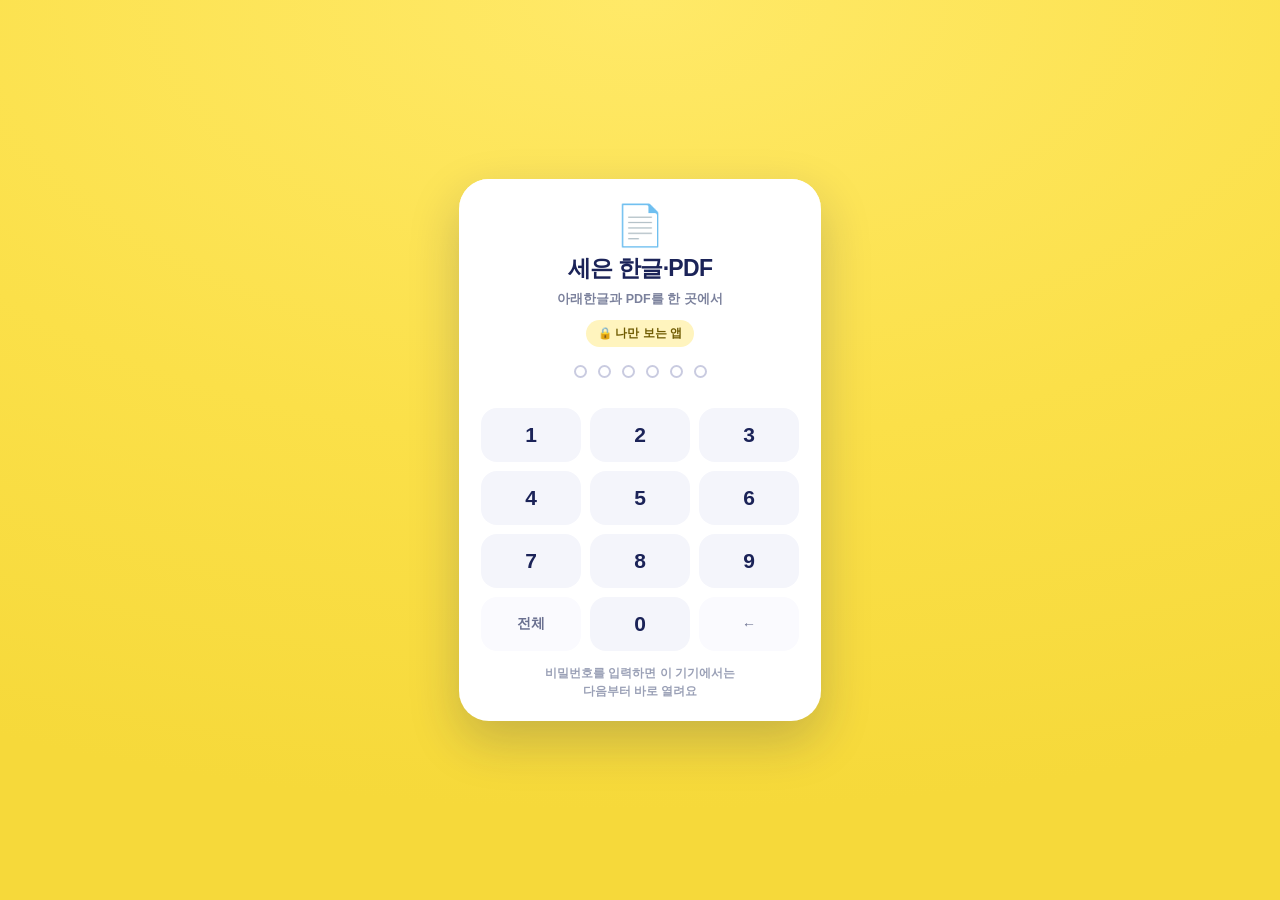
<file: hangul-pdf/index.html>
<!DOCTYPE html>
<html lang="ko">
<head>
<meta charset="utf-8">
<meta name="viewport" content="width=device-width, initial-scale=1, viewport-fit=cover">
<meta name="robots" content="noindex, nofollow, noarchive, noimageindex, nosnippet">
<meta name="referrer" content="no-referrer">
<meta name="theme-color" content="#FBE049">
<meta name="mobile-web-app-capable" content="yes">
<meta name="apple-mobile-web-app-capable" content="yes">
<meta name="apple-mobile-web-app-status-bar-style" content="default">
<meta name="apple-mobile-web-app-title" content="세은 한글·PDF">
<meta name="format-detection" content="telephone=no">
<title>세은 한글·PDF</title>
<link rel="manifest" href="./manifest.webmanifest">
<link rel="icon" href="data:image/svg+xml,%3Csvg xmlns='http://www.w3.org/2000/svg' viewBox='0 0 32 32'%3E%3Crect width='32' height='32' rx='8' fill='%23FBE049'/%3E%3Crect x='9' y='6' width='14' height='20' rx='3' fill='%231B2358'/%3E%3Cpath d='M12.5 12h7M12.5 16h7M12.5 20h4.5' stroke='%23fff' stroke-width='1.8' stroke-linecap='round'/%3E%3C/svg%3E">
<link rel="apple-touch-icon" href="./icon-192.png">
<link rel="stylesheet" href="./styles.css">
</head>
<body class="locked">

<!-- ============ 입장 잠금 ============ -->
<div id="lock" class="lock" role="dialog" aria-modal="true" aria-label="입장 비밀번호">
  <div class="lock-card" id="lockCard">
    <div class="lock-emoji" aria-hidden="true">📄</div>
    <h1 class="lock-title">세은 한글·PDF</h1>
    <p class="lock-sub">아래한글과 PDF를 한 곳에서</p>
    <span class="lock-badge">🔒 나만 보는 앱</span>
    <div class="lock-dots" id="lockDots" aria-label="비밀번호 6자리"><i></i><i></i><i></i><i></i><i></i><i></i></div>
    <p class="lock-msg" id="lockMsg" role="alert"></p>
    <div class="lock-pad" id="lockPad">
      <button type="button" class="lock-key" data-k="1">1</button><button type="button" class="lock-key" data-k="2">2</button><button type="button" class="lock-key" data-k="3">3</button>
      <button type="button" class="lock-key" data-k="4">4</button><button type="button" class="lock-key" data-k="5">5</button><button type="button" class="lock-key" data-k="6">6</button>
      <button type="button" class="lock-key" data-k="7">7</button><button type="button" class="lock-key" data-k="8">8</button><button type="button" class="lock-key" data-k="9">9</button>
      <button type="button" class="lock-key ghost" data-k="clear">전체</button><button type="button" class="lock-key" data-k="0">0</button><button type="button" class="lock-key ghost" data-k="del" aria-label="지우기">←</button>
    </div>
    <p class="lock-foot">비밀번호를 입력하면 이 기기에서는<br>다음부터 바로 열려요</p>
  </div>
</div>

<!-- ============ 앱 ============ -->
<div id="app" class="app" hidden>

  <header class="top">
    <div class="brand">
      <span class="brand-ico" aria-hidden="true">
        <svg viewBox="0 0 24 24" fill="none"><rect x="5" y="2.6" width="14" height="18.8" rx="3" fill="#1B2358"/><path d="M9 8.4h6M9 12h6M9 15.6h3.6" stroke="#fff" stroke-width="1.7" stroke-linecap="round"/></svg>
      </span>
      <h1>세은 한글·PDF</h1>
    </div>
    <div class="top-btns">
      <button id="installBtn" class="btn-install" type="button">
        <span aria-hidden="true">⬇</span> 설치하기
      </button>
      <button id="lockNow" class="btn-lock" type="button" aria-label="잠그기" title="잠그기">🔒</button>
    </div>
  </header>

  <main id="home" class="wrap">
    <section class="card hero">
      <h2 class="hero-title">아래한글 <span class="hero-arrow" aria-hidden="true">↔</span> PDF</h2>
      <p class="hero-sub">파일을 끌어다 놓거나 선택하세요</p>

      <div id="drop" class="drop" tabindex="0" role="button" aria-label="한글·PDF 파일 선택">
        <svg class="drop-cloud" viewBox="0 0 132 96" aria-hidden="true">
          <path d="M34 80h62a20 20 0 0 0 1.6-39.9A29 29 0 0 0 41 39.4 20 20 0 0 0 34 80z" fill="#E8ECF8"/>
          <path d="M66 66V38m-11.5 11.5L66 38l11.5 11.5" fill="none" stroke="#1B2358" stroke-width="5" stroke-linecap="round" stroke-linejoin="round"/>
        </svg>
        <p class="drop-main">여기에 파일을 끌어다 놓으세요</p>
        <div class="drop-or"><span></span><b>또는</b><span></span></div>
        <div class="chips" aria-hidden="true"><span class="chip">.hwpx</span><span class="chip">.hwp</span><span class="chip">.pdf</span></div>
        <button id="pickBtn" class="pick-btn" type="button">
          <svg viewBox="0 0 24 24" aria-hidden="true"><path d="M3 7.5a2 2 0 0 1 2-2h4l2 2.2h8a2 2 0 0 1 2 2v8.8a2 2 0 0 1-2 2H5a2 2 0 0 1-2-2z" fill="currentColor"/></svg>
          파일 선택
        </button>
      </div>

      <p class="safe">
        <svg viewBox="0 0 24 24" aria-hidden="true"><path d="M12 3.2 19 6v5.6c0 4.3-2.9 7.8-7 9.2-4.1-1.4-7-4.9-7-9.2V6z" fill="none" stroke="#3B4A7A" stroke-width="1.7" stroke-linejoin="round"/><path d="M8.7 12.1l2.3 2.3 4.3-4.5" fill="none" stroke="#3B4A7A" stroke-width="1.7" stroke-linecap="round" stroke-linejoin="round"/></svg>
        모든 처리는 이 기기 안에서만 이루어집니다
      </p>
    </section>

    <section class="card feats" aria-label="기능 안내">
      <div class="feat">
        <div class="feat-art" aria-hidden="true">
          <svg viewBox="0 0 132 74">
            <rect x="4" y="7" width="42" height="60" rx="7" fill="#fff" stroke="#4C7BC9" stroke-width="3"/>
            <path d="M13 19h24M13 27h24M13 35h15" stroke="#4C7BC9" stroke-width="2.4" stroke-linecap="round"/>
            <text x="25" y="56" text-anchor="middle" font-size="17" font-weight="800" fill="#4C7BC9" font-family="inherit">한</text>
            <path d="M52 36h12" stroke="#1B2358" stroke-width="3" stroke-linecap="round"/>
            <path d="M59 30.5 64.5 36 59 41.5" fill="none" stroke="#1B2358" stroke-width="3" stroke-linecap="round" stroke-linejoin="round"/>
            <path d="M78 7h26a5 5 0 0 1 5 5v50a5 5 0 0 1-5 5H78a5 5 0 0 1-5-5V12a5 5 0 0 1 5-5z" fill="#E8453C"/>
            <path d="M96 7h8a5 5 0 0 1 5 5v2H96z" fill="#fff" opacity=".45"/>
            <text x="91" y="43" text-anchor="middle" font-size="15" font-weight="800" fill="#fff" font-family="inherit">PDF</text>
          </svg>
        </div>
        <b>한글 → PDF</b>
        <span>저장·인쇄</span>
      </div>
      <div class="feat-sep" aria-hidden="true"></div>
      <div class="feat">
        <div class="feat-art" aria-hidden="true">
          <svg viewBox="0 0 132 74">
            <path d="M4 7h26a5 5 0 0 1 5 5v50a5 5 0 0 1-5 5H4a5 5 0 0 1-5-5V12a5 5 0 0 1 5-5z" fill="#E8453C"/>
            <text x="17" y="43" text-anchor="middle" font-size="15" font-weight="800" fill="#fff" font-family="inherit">PDF</text>
            <path d="M40 36h12" stroke="#1B2358" stroke-width="3" stroke-linecap="round"/>
            <path d="M47 30.5 52.5 36 47 41.5" fill="none" stroke="#1B2358" stroke-width="3" stroke-linecap="round" stroke-linejoin="round"/>
            <rect x="62" y="7" width="46" height="60" rx="7" fill="#fff" stroke="#4C7BC9" stroke-width="3"/>
            <path d="M71 18h28M71 26h28" stroke="#4C7BC9" stroke-width="2.4" stroke-linecap="round"/>
            <text x="85" y="52" text-anchor="middle" font-size="12" font-weight="800" fill="#4C7BC9" font-family="inherit">.hwpx</text>
          </svg>
        </div>
        <b>PDF → .hwpx</b>
        <span>변환</span>
      </div>
    </section>

    <p class="memo-link"><button id="memoBtn" type="button">📝 수정 요청 남기기</button></p>
    <p class="home-foot">한글(.hwpx·.hwp)과 PDF를 열어 보고, PDF로 저장·인쇄하거나 .hwpx로 바꿀 수 있어요.</p>
  </main>

  <!-- ============ 문서 보기 ============ -->
  <section id="viewer" class="viewer" hidden aria-label="문서 보기">
    <header class="vtop">
      <button id="backBtn" class="vback" type="button" aria-label="목록으로">←</button>
      <div class="vname">
        <b id="vTitle">문서</b>
        <span id="vMeta"></span>
      </div>
      <button id="vLock" class="vlock" type="button" aria-label="잠그기" title="잠그기">🔒</button>
    </header>

    <div class="vbar">
      <div class="vbar-actions">
        <button id="printBtn" class="act" type="button">
          <span aria-hidden="true">🖨</span> PDF로 저장·인쇄
        </button>
        <button id="convertBtn" class="act" type="button" hidden>
          <span aria-hidden="true">⬇</span> .hwpx로 변환
        </button>
      </div>
      <div class="zoom" role="group" aria-label="확대·축소">
        <button id="zoomOut" type="button" aria-label="축소">−</button>
        <button id="zoomFit" type="button" aria-label="화면 폭에 맞추기">맞춤</button>
        <button id="zoomIn" type="button" aria-label="확대">＋</button>
      </div>
    </div>

    <div id="notice" class="notice" hidden></div>

    <div id="docScroll" class="doc-scroll">
      <div id="sheetWrap" class="sheet-wrap"><div id="sheet" class="sheet"></div></div>
    </div>
  </section>

  <input id="fileInput" type="file" accept=".hwpx,.hwp,.pdf,application/pdf" hidden>
</div>

<!-- ============ 수정 요청 메모장 ============ -->
<div id="memoBack" class="sheet-back" hidden>
  <div class="memo-card" role="dialog" aria-modal="true" aria-label="수정 요청 메모장">
    <div class="memo-head"><b>📝 수정 요청 메모장</b><button id="memoClose" type="button" aria-label="닫기">✕</button></div>
    <p class="memo-hint">두두에게 바라는 점을 적어 두면 다음에 반영할게요.</p>
    <textarea id="memoText" rows="3" placeholder="예: PDF로 저장할 때 글자를 조금 크게 해줘"></textarea>
    <div class="memo-row">
      <button id="memoCopy" class="ghost" type="button">전체 복사</button>
      <button id="memoSave" class="primary" type="button">저장</button>
    </div>
    <ul id="memoList" class="memo-list"></ul>
  </div>
</div>

<!-- ============ 진행 표시 ============ -->
<div id="busy" class="busy" hidden>
  <div class="busy-card">
    <div class="spinner" aria-hidden="true"></div>
    <p id="busyText">파일을 여는 중…</p>
  </div>
</div>

<div id="toast" class="toast" role="status" aria-live="polite"></div>

<script src="./libs/jszip.min.js"></script>
<script src="./libs/pako.min.js"></script>
<script src="./libs/cfb.min.js"></script>
<script src="./libs/pdf.min.js"></script>
<script src="./hwpx-template.js"></script>
<script src="./app.js"></script>
</body>
</html>
</file>
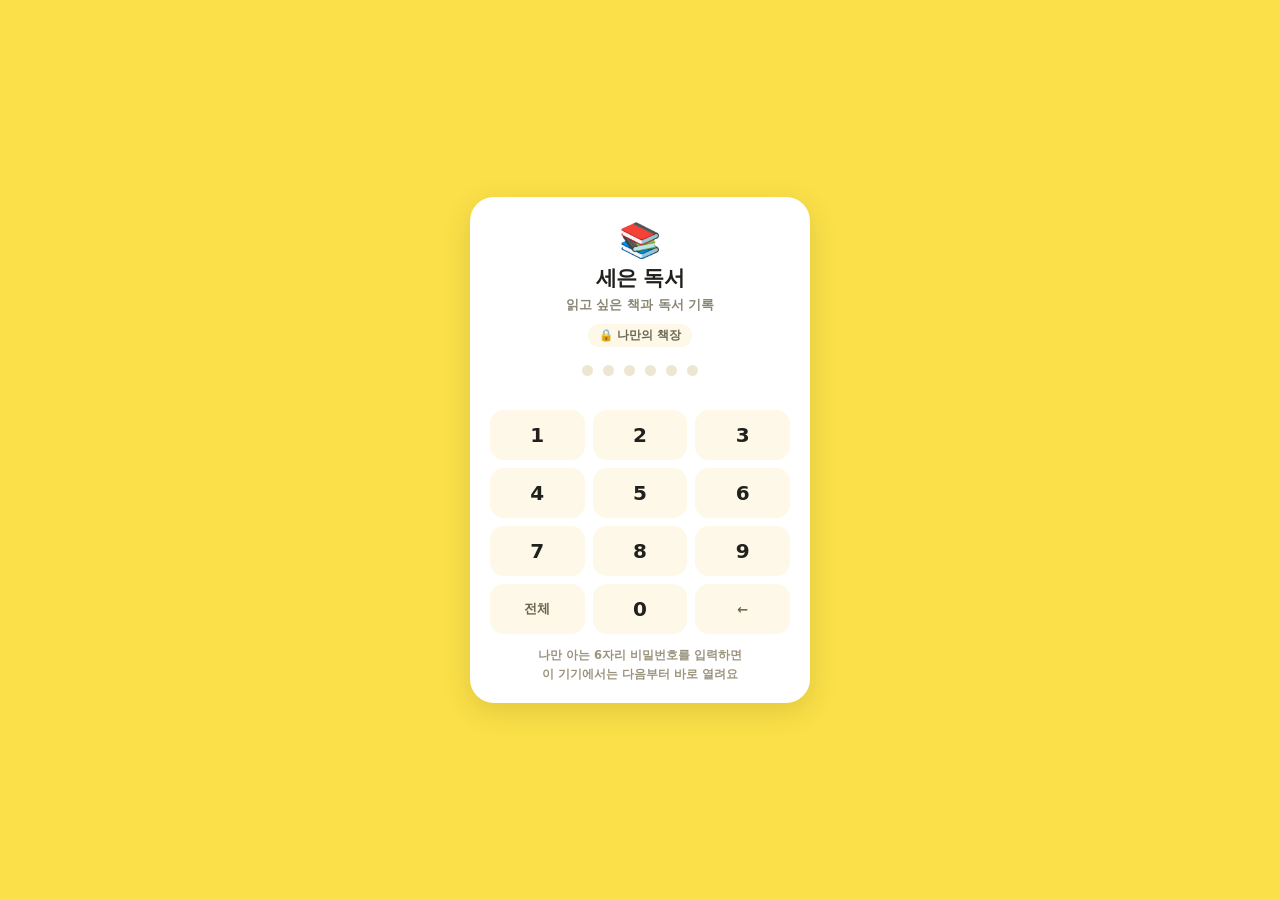
<file: library/index.html>
<!doctype html>
<html lang="ko">
<head>
<meta charset="utf-8">
<meta name="viewport" content="width=device-width,initial-scale=1,viewport-fit=cover">
<title>세은 독서</title>
<meta name="description" content="양평도서관에서 읽고 싶은 책과 독서 기록을 담아 두는 세은의 독서 노트.">
<meta name="theme-color" content="#FBE049">
<meta name="seeun-library-version" content="v2">
<meta name="robots" content="noindex, nofollow, noarchive, nosnippet">
<meta name="googlebot" content="noindex, nofollow, noarchive">
<link rel="manifest" href="./manifest.webmanifest">
<link rel="icon" href="./icon-192.png">
<link rel="apple-touch-icon" href="./icon-192.png">
<meta name="apple-mobile-web-app-capable" content="yes">
<meta name="apple-mobile-web-app-status-bar-style" content="default">
<meta name="apple-mobile-web-app-title" content="세은 독서">
<style>
  :root{
    --yellow:#FBE049;
    --yellow-deep:#F3D22F;
    --navy:#1B2358;
    --ink:#20201C;
    --muted:#8A8674;
    --line:#EFEAD6;
    --cream:#FDF8E7;
    --pad:14px;
    --r:18px;
  }
  *{box-sizing:border-box;-webkit-tap-highlight-color:transparent}
  html,body{margin:0;height:100%}
  body{
    background:var(--yellow);color:var(--ink);
    font-family:"Pretendard","Apple SD Gothic Neo",-apple-system,BlinkMacSystemFont,"Malgun Gothic","Noto Sans KR",system-ui,sans-serif;
    -webkit-font-smoothing:antialiased;-webkit-text-size-adjust:100%;
    overflow:hidden;overscroll-behavior:none;
  }
  button{font:inherit;color:inherit;border:0;background:none;cursor:pointer;padding:0}
  a{color:inherit;text-decoration:none}
  input,select,textarea{font:inherit;color:inherit}
  .hidden{display:none !important}

  /* ---------- app ---------- */
  #app{
    height:100vh;height:100dvh;max-width:520px;margin:0 auto;
    display:flex;flex-direction:column;
    padding-top:calc(env(safe-area-inset-top) + 10px);
  }
  .top{flex:0 0 auto;display:flex;align-items:center;justify-content:space-between;gap:8px;padding:0 var(--pad)}
  .top h1{margin:0;display:flex;align-items:center;gap:7px;
    font-size:clamp(20px,5.4vw,23px);font-weight:900;letter-spacing:-.035em;line-height:1.2}
  .top h1 .em{font-size:1.06em;line-height:1}
  .top-right{display:flex;align-items:center;gap:7px;flex:0 0 auto}
  .dot{width:8px;height:8px;border-radius:50%;background:#B9B39A;transition:background .3s}
  .dot.live{background:#2E9E52}
  .dot.warn{background:#D08A17}
  .dot.off{background:#A9A497}
  .icon-btn{width:36px;height:36px;border-radius:12px;background:rgba(255,255,255,.6);display:grid;place-items:center;font-size:16px;line-height:1}

  .pane{flex:1;min-height:0;display:flex;flex-direction:column;padding-top:11px}
  .search{position:relative;margin:0 var(--pad)}
  .search svg{position:absolute;left:14px;top:50%;transform:translateY(-50%);width:18px;height:18px;
    stroke:#B4AE95;fill:none;stroke-width:2.2;stroke-linecap:round}
  .search input{width:100%;height:50px;border-radius:15px;border:0;background:#fff;
    padding:0 14px 0 42px;font-size:15.5px;font-weight:700;color:var(--ink);
    box-shadow:0 2px 8px rgba(90,72,0,.06);outline:none}
  .search input::placeholder{color:#B9B39A;font-weight:700}

  .addbig{display:flex;align-items:center;justify-content:center;gap:7px;margin:11px var(--pad) 0;
    height:56px;border-radius:16px;background:var(--navy);color:#fff;
    font-weight:900;font-size:16.5px;letter-spacing:-.02em;
    box-shadow:0 4px 14px rgba(27,35,88,.24)}
  .addbig:active{transform:translateY(1px)}

  .quick{display:flex;align-items:center;justify-content:center;flex-wrap:wrap;gap:8px;
    padding:10px var(--pad) 0;font-size:12px;font-weight:800;color:#4A4436;letter-spacing:-.01em}
  .quick a{opacity:.78;white-space:nowrap}
  .quick a:active{opacity:1}
  .quick .sep{width:1px;height:9px;background:rgba(27,35,88,.2)}

  .scroll{flex:1;min-height:0;overflow-y:auto;-webkit-overflow-scrolling:touch;padding:9px var(--pad) 108px}
  .list{display:flex;flex-direction:column;gap:11px}

  /* ---------- 책 카드 ---------- */
  .card{display:grid;grid-template-columns:1fr auto;gap:10px;
    background:#fff;border-radius:var(--r);padding:15px 13px 15px 16px;
    box-shadow:0 2px 9px rgba(90,72,0,.07);cursor:pointer}
  .card:active{background:#FFFDF5}
  .card .t{font-size:17.5px;font-weight:900;letter-spacing:-.035em;line-height:1.32;word-break:keep-all}
  .card .a{margin-top:3px;font-size:13px;color:var(--muted);font-weight:700}
  .card .tags{display:flex;align-items:center;gap:6px;flex-wrap:wrap;margin-top:9px}
  .tag{background:#E9F1FA;color:#2C5A8C;font-size:11.5px;font-weight:800;padding:3px 9px;border-radius:8px;letter-spacing:-.01em}
  .st{display:inline-flex;align-items:center;gap:5px;font-size:11.5px;font-weight:800;
    padding:3px 9px 3px 8px;border-radius:8px;letter-spacing:-.01em;white-space:nowrap}
  .st i{width:6px;height:6px;border-radius:50%;display:block;flex:0 0 auto}
  .st.available{background:#E7F6E9;color:#2C6B3A}.st.available i{background:#2E9E52}
  .st.out{background:#FBEAE5;color:#A04128}.st.out i{background:#C4553A}
  .st.ill{background:#E8EAF7;color:#1B2358}.st.ill i{background:#1B2358}
  .st.hope{background:#FDF0CE;color:#8A5F00}.st.hope i{background:#C08A10}
  .call{display:inline-flex;align-items:center;gap:5px;margin-top:9px;
    background:#FBF8EC;border:1px solid #EFE9D2;border-radius:9px;padding:4px 9px;
    font-size:13px;font-weight:800;color:#2B2A24;letter-spacing:.01em}
  .call svg{width:13px;height:13px;fill:#6B6450;flex:0 0 auto}
  .side{display:flex;flex-direction:column;gap:6px;width:84px;flex:0 0 auto}
  .fav{height:50px;border-radius:14px;background:var(--yellow);display:grid;place-items:center;
    font-size:24px;line-height:1;color:var(--navy);box-shadow:0 2px 6px rgba(243,210,47,.5)}
  .fav.off{color:#C0B383;box-shadow:none}
  .done-btn{height:38px;border-radius:12px;border:1.5px solid #DFD8C0;background:#fff;
    display:grid;place-items:center;font-size:13px;font-weight:900;color:#5B5544;letter-spacing:-.02em}
  .done-btn.done{background:var(--navy);border-color:var(--navy);color:#fff}

  /* ---------- 독서 기록 ---------- */
  .rec-head{display:flex;align-items:center;justify-content:space-between;gap:8px;padding:0 var(--pad) 2px}
  .rec-head .n{font-size:12.5px;font-weight:800;color:#5B5544}
  .rec-add{height:34px;padding:0 12px;border-radius:11px;background:#fff;font-weight:900;font-size:13px;
    color:var(--navy);box-shadow:0 1px 4px rgba(90,72,0,.08)}
  .rec{background:#fff;border-radius:var(--r);padding:14px 15px;box-shadow:0 2px 9px rgba(90,72,0,.07);cursor:pointer}
  .rec:active{background:#FFFDF5}
  .rec .d{font-size:12px;font-weight:800;color:#9A947E;letter-spacing:.01em}
  .rec .rt{display:flex;align-items:flex-start;justify-content:space-between;gap:8px;margin-top:2px}
  .rec .t{font-size:16.5px;font-weight:900;letter-spacing:-.035em;line-height:1.32;word-break:keep-all}
  .rec .stars{font-size:12.5px;color:var(--yellow-deep);letter-spacing:.08em;white-space:nowrap;padding-top:3px}
  .rec .a{font-size:12.5px;color:var(--muted);font-weight:700;margin-top:2px}
  .rec .m{margin-top:8px;font-size:13.5px;line-height:1.62;color:#3B382E;white-space:pre-wrap;word-break:keep-all}
  .rec img.ph{margin-top:10px;width:100%;max-height:170px;object-fit:cover;border-radius:12px;display:block;background:#F7F4E6}

  .empty{background:rgba(255,255,255,.74);border-radius:var(--r);padding:34px 22px;text-align:center;
    color:#6B6450;font-size:13.5px;font-weight:700;line-height:1.75;word-break:keep-all}
  .empty .e{font-size:30px;display:block;margin-bottom:8px;line-height:1}

  /* ---------- 하단 탭 ---------- */
  .tabbar{position:fixed;bottom:0;left:50%;transform:translateX(-50%);width:100%;max-width:520px;z-index:30;
    display:flex;gap:8px;padding:10px 10px calc(10px + env(safe-area-inset-bottom));
    background:linear-gradient(rgba(251,224,73,0),var(--yellow) 46%)}
  .tabbar button{flex:1;height:52px;border-radius:15px;background:#fff;color:var(--navy);
    font-weight:900;font-size:14.5px;letter-spacing:-.03em;display:flex;align-items:center;justify-content:center;gap:6px;
    box-shadow:0 2px 8px rgba(90,72,0,.10)}
  .tabbar button.on{background:var(--navy);color:#fff;box-shadow:0 4px 12px rgba(27,35,88,.24)}

  /* ---------- 입장 잠금 ---------- */
  #lock{position:fixed;inset:0;z-index:100;background:var(--yellow);
    display:flex;align-items:center;justify-content:center;padding:22px}
  .lock-card{width:100%;max-width:340px;background:#fff;border-radius:24px;padding:26px 20px 20px;
    text-align:center;box-shadow:0 8px 28px rgba(90,72,0,.16)}
  .lock-fl{font-size:34px;line-height:1}
  .lock-title{margin-top:7px;font-size:21px;font-weight:900;letter-spacing:-.035em}
  .lock-tag{margin:4px 0 0;font-size:13px;color:var(--muted);font-weight:700}
  .lock-badge{display:inline-block;margin-top:10px;background:var(--cream);border-radius:999px;
    padding:4px 11px;font-size:11.5px;font-weight:800;color:#6B6450}
  .lock-dots{display:flex;justify-content:center;gap:10px;margin:18px 0 4px}
  .lock-dots i{width:11px;height:11px;border-radius:50%;background:#EDE7D2;display:block}
  .lock-dots i.on{background:var(--navy)}
  .lock-msg{min-height:18px;margin:6px 0 10px;font-size:12.5px;font-weight:800;color:#C4553A}
  .lock-msg.ok{color:#2C6B3A}
  .lock-pad{display:grid;grid-template-columns:repeat(3,1fr);gap:8px}
  .lock-key{height:50px;border-radius:14px;background:var(--cream);font-size:20px;font-weight:900;color:var(--ink)}
  .lock-key:active{background:#F3ECD6}
  .lock-key.ghost{font-size:13px;color:#6B6450}
  .lock-foot{margin:12px 0 0;font-size:11.5px;line-height:1.6;color:#9A947E;font-weight:700}
  .shake{animation:shake .32s}
  @keyframes shake{0%,100%{transform:translateX(0)}25%{transform:translateX(-6px)}75%{transform:translateX(6px)}}

  /* ---------- 방 연결 ---------- */
  #gate{position:fixed;inset:0;z-index:90;background:var(--yellow);
    display:flex;align-items:center;justify-content:center;padding:22px}
  .gate-card{width:100%;max-width:340px;background:#fff;border-radius:24px;padding:26px 20px;
    text-align:center;box-shadow:0 8px 28px rgba(90,72,0,.16)}
  .gate-card .ge{font-size:32px;line-height:1}
  .gate-card h1{font-size:19px;margin:8px 0 4px;letter-spacing:-.03em}
  .gate-card p{font-size:12.5px;color:var(--muted);font-weight:700;line-height:1.65;margin:0 0 14px;word-break:keep-all}
  .gate-row{display:flex;gap:8px}
  .gate-row input{flex:1;min-width:0;height:46px;border-radius:12px;border:1.5px solid var(--line);
    background:#FFFDF7;padding:0 12px;font-size:13.5px;font-weight:700;outline:none}
  .gate-row button{height:46px;padding:0 14px;border-radius:12px;background:var(--navy);color:#fff;font-weight:900;font-size:14px}

  /* ---------- 시트 ---------- */
  .sheet-wrap{position:fixed;inset:0;z-index:80;display:flex;align-items:flex-end;justify-content:center;
    background:rgba(27,35,88,.36)}
  .sheet{width:100%;max-width:520px;background:#fff;border-radius:22px 22px 0 0;max-height:92dvh;
    display:flex;flex-direction:column;animation:up .2s ease-out}
  @keyframes up{from{transform:translateY(26px);opacity:.55}to{transform:none;opacity:1}}
  .sheet-hd{flex:0 0 auto;display:flex;align-items:center;gap:10px;padding:10px 14px 2px}
  .grab{width:40px;height:4px;border-radius:2px;background:#E7E1CB;margin:0 auto}
  .x{width:34px;height:34px;border-radius:11px;background:#F7F4E6;display:grid;place-items:center!important;
    font-size:15px;color:#6B6450;margin-left:auto;line-height:1}
  .sheet-bd{flex:1;min-height:0;overflow-y:auto;-webkit-overflow-scrolling:touch;
    padding:4px 16px calc(18px + env(safe-area-inset-bottom))}
  .sh-title{margin:2px 0 0;font-size:18px;font-weight:900;letter-spacing:-.035em}

  .f{margin-top:12px;min-width:0}
  .f label{display:block;font-size:12px;font-weight:800;color:#8A8674;margin-bottom:5px;letter-spacing:-.01em}
  .f input,.f select,.f textarea{width:100%;border:1.5px solid var(--line);border-radius:12px;
    background:#FFFDF7;padding:11px 12px;font-size:14.5px;font-weight:700;outline:none}
  .f textarea{min-height:76px;resize:vertical;line-height:1.58;font-weight:600}
  .f input:focus,.f select:focus,.f textarea:focus{border-color:#C6C9E8;background:#fff}
  .f input[type=date]{-webkit-appearance:none;appearance:none;min-height:46px;padding:0 12px;line-height:46px}
  .frow{display:flex;gap:10px}
  .frow>.f{flex:1 1 0}
  .hint{font-size:11.5px;color:#A9A28A;font-weight:700;margin-top:6px;line-height:1.5}

  .sec{margin:19px 0 9px;font-size:13px;font-weight:900;color:var(--navy);letter-spacing:-.02em}

  .dcat{display:inline-block;background:#E9F1FA;color:#2C5A8C;font-size:11.5px;font-weight:800;
    padding:3px 9px;border-radius:8px}
  .dtitle{margin:8px 0 0;font-size:22px;font-weight:900;letter-spacing:-.04em;line-height:1.25;word-break:keep-all}
  .dauthor{margin-top:3px;font-size:13.5px;color:var(--muted);font-weight:700}
  .pills{display:flex;gap:6px;margin-top:11px;flex-wrap:wrap}
  .pill{height:33px;padding:0 12px;border-radius:10px;background:#F4F1E4;font-weight:900;font-size:12.5px;
    color:#5B5544;letter-spacing:-.01em}
  .pill.on{background:var(--yellow);color:var(--navy)}
  .dmemo{margin-top:12px;background:var(--cream);border-radius:12px;padding:11px 12px;
    font-size:13.5px;line-height:1.62;font-weight:600;white-space:pre-wrap;word-break:keep-all;color:#3B382E}

  table.spec{width:100%;border-collapse:collapse;background:#FFFDF7;border-radius:12px;overflow:hidden}
  table.spec th,table.spec td{padding:9px 11px;font-size:13px;text-align:left;
    border-bottom:1px solid #F2EDDA;vertical-align:middle}
  table.spec tr:last-child th,table.spec tr:last-child td{border-bottom:0}
  table.spec th{width:72px;color:#8A8674;font-weight:800;font-size:12px;white-space:nowrap;background:#FCF9EE}
  table.spec td{font-weight:700;color:#2B2A24;word-break:break-all}
  .stchips{display:flex;flex-wrap:wrap;gap:5px}
  .stchips button{padding:5px 9px;border-radius:8px;font-size:11.5px;font-weight:800;background:#F4F1E4;color:#8A8674}
  .stchips button.on{background:var(--navy);color:#fff}

  .links{display:flex;flex-direction:column;gap:8px;margin-top:12px}
  .lk{display:flex;align-items:center;justify-content:center;gap:6px;height:46px;border-radius:13px;
    background:var(--navy);color:#fff;font-weight:900;font-size:14px;letter-spacing:-.02em}
  .lk.alt{background:#F1EDDD;color:#2B2A24}

  .acts{display:flex;gap:8px;margin-top:17px}
  .btn{flex:1;height:48px;border-radius:14px;font-weight:900;font-size:15px;
    background:var(--yellow);color:var(--navy);letter-spacing:-.02em}
  .btn.navy{background:var(--navy);color:#fff}
  .btn.ghost{background:#F4F1E4;color:#5B5544}
  .btn.red{background:#FBEAE5;color:#A04128}

  .readbox{display:flex;gap:8px;align-items:center}
  .readbox input{flex:1;min-width:0;border:1.5px solid var(--line);border-radius:12px;background:#FFFDF7;
    padding:0 12px;height:46px;font-size:14px;font-weight:700;outline:none;-webkit-appearance:none;appearance:none;line-height:46px}
  .readbox button{flex:0 0 auto;height:46px;padding:0 13px;border-radius:12px;background:var(--navy);color:#fff;
    font-weight:900;font-size:13px;letter-spacing:-.02em;white-space:nowrap}

  .starset{display:flex;gap:4px}
  .starset button{font-size:27px;line-height:1.1;color:#E4DDBF}
  .starset button.on{color:var(--yellow-deep)}

  .ph-btn{height:42px;padding:0 13px;border-radius:12px;background:#F4F1E4;font-weight:900;font-size:13px;color:#5B5544}
  .ph-prev{position:relative;margin-top:9px}
  .ph-prev img{width:100%;max-height:180px;object-fit:cover;border-radius:12px;display:block;background:#F7F4E6}
  .ph-del{position:absolute;top:6px;right:6px;width:30px;height:30px;border-radius:10px;
    background:rgba(27,35,88,.74);color:#fff;font-size:13px;display:grid;place-items:center;line-height:1}

  .note{display:flex;gap:8px;align-items:flex-start;background:#FFFDF7;border:1px solid #F2EDDA;
    border-radius:12px;padding:10px 11px;margin-top:8px}
  .note .nt{flex:1;min-width:0;font-size:13px;font-weight:600;line-height:1.55;color:#3B382E;
    white-space:pre-wrap;word-break:keep-all}
  .note .nd{font-size:11px;font-weight:800;color:#A9A28A;margin-top:4px}
  .note .nx{width:24px;height:24px;border-radius:8px;background:#F4F1E4;color:#8A8674;font-size:12px;display:grid;place-items:center;flex:0 0 auto;line-height:1}

  .toast{position:fixed;left:50%;bottom:calc(86px + env(safe-area-inset-bottom));transform:translateX(-50%);
    background:rgba(27,35,88,.95);color:#fff;font-size:13px;font-weight:800;padding:11px 16px;border-radius:12px;
    z-index:120;box-shadow:0 6px 18px rgba(27,35,88,.3);max-width:88vw;text-align:center;line-height:1.45;
    word-break:keep-all}
  .toast.bad{background:rgba(164,54,30,.95)}

  #confirm{position:fixed;inset:0;z-index:110;display:flex;align-items:center;justify-content:center;
    background:rgba(27,35,88,.46);padding:24px}
  #confirm .box{width:100%;max-width:300px;background:#fff;border-radius:18px;padding:20px 18px;text-align:center;
    box-shadow:0 10px 30px rgba(27,35,88,.24)}
  #confirm p{font-size:14px;font-weight:800;line-height:1.55;margin:0 0 15px;color:#2B2A24;word-break:keep-all}
  #confirm .row{display:flex;gap:8px}
</style>
</head>
<body>

<!-- 입장 잠금 -->
<div id="lock" role="dialog" aria-modal="true" aria-label="입장 비밀번호">
  <div class="lock-card" id="lockCard">
    <div class="lock-fl">📚</div>
    <div class="lock-title">세은 독서</div>
    <p class="lock-tag">읽고 싶은 책과 독서 기록</p>
    <span class="lock-badge">🔒 나만의 책장</span>
    <div class="lock-dots" id="lockDots"><i></i><i></i><i></i><i></i><i></i><i></i></div>
    <p class="lock-msg" id="lockMsg"></p>
    <div class="lock-pad" id="lockPad">
      <button type="button" class="lock-key" data-k="1">1</button><button type="button" class="lock-key" data-k="2">2</button><button type="button" class="lock-key" data-k="3">3</button>
      <button type="button" class="lock-key" data-k="4">4</button><button type="button" class="lock-key" data-k="5">5</button><button type="button" class="lock-key" data-k="6">6</button>
      <button type="button" class="lock-key" data-k="7">7</button><button type="button" class="lock-key" data-k="8">8</button><button type="button" class="lock-key" data-k="9">9</button>
      <button type="button" class="lock-key ghost" data-k="clear">전체</button><button type="button" class="lock-key" data-k="0">0</button><button type="button" class="lock-key ghost" data-k="del" aria-label="지우기">←</button>
    </div>
    <p class="lock-foot">나만 아는 6자리 비밀번호를 입력하면<br>이 기기에서는 다음부터 바로 열려요</p>
  </div>
</div>

<!-- 방 연결 -->
<div id="gate" class="hidden">
  <div class="gate-card">
    <div class="ge">📚</div>
    <h1>세은 독서</h1>
    <p>초대 링크로 들어오면 바로 시작할 수 있어요.<br>방 코드를 알고 있다면 아래에 붙여 넣어 주세요.</p>
    <div class="gate-row">
      <input id="roomInput" placeholder="방 코드" autocomplete="off" autocapitalize="off" spellcheck="false">
      <button id="roomGo" type="button">들어가기</button>
    </div>
  </div>
</div>

<!-- 앱 -->
<div id="app" class="hidden">
  <header class="top">
    <h1><span class="em">📚</span> 세은 독서</h1>
    <div class="top-right">
      <i id="dot" class="dot" title="연결 중"></i>
      <button id="memoBtn" class="icon-btn" type="button" aria-label="수정 요청 메모장" title="수정 요청 메모장">📝</button>
    </div>
  </header>

  <section id="paneBooks" class="pane">
    <div class="search">
      <svg viewBox="0 0 24 24"><circle cx="11" cy="11" r="7"/><path d="M16.5 16.5 21 21"/></svg>
      <input id="qBooks" type="search" placeholder="제목·작가로 찾기" autocomplete="off" enterkeyhint="search">
    </div>
    <button id="addBookBig" class="addbig" type="button">＋ 책 추가하기</button>
    <div class="quick">
      <a id="lnkLib" href="https://www.yplib.go.kr/" target="_blank" rel="noopener">🏛 양평도서관</a>
      <span class="sep"></span>
      <a id="lnkYes24" href="https://www.yes24.com/" target="_blank" rel="noopener">예스24</a>
      <span class="sep"></span>
      <a href="https://www.yplib.go.kr/" target="_blank" rel="noopener">📮 희망도서 · 상호대차 신청</a>
    </div>
    <div class="scroll"><div class="list" id="bookList"></div></div>
  </section>

  <section id="paneRecords" class="pane hidden">
    <div class="search">
      <svg viewBox="0 0 24 24"><circle cx="11" cy="11" r="7"/><path d="M16.5 16.5 21 21"/></svg>
      <input id="qRecords" type="search" placeholder="제목·작가·감상으로 찾기" autocomplete="off" enterkeyhint="search">
    </div>
    <div class="rec-head" style="margin-top:12px">
      <span class="n" id="recCount">기록 0개</span>
      <button id="addRecBtn" class="rec-add" type="button">＋ 책 기록</button>
    </div>
    <div class="scroll"><div class="list" id="recList"></div></div>
  </section>

  <nav class="tabbar">
    <button type="button" data-tab="books" class="on">📚 읽고 싶은 책</button>
    <button type="button" data-tab="records">📖 독서 기록</button>
  </nav>
</div>

<div id="sheetWrap" class="sheet-wrap hidden"></div>
<div id="confirm" class="hidden">
  <div class="box">
    <p id="confirmMsg"></p>
    <div class="row">
      <button class="btn ghost" type="button" data-cf="0">취소</button>
      <button class="btn red" type="button" data-cf="1">삭제</button>
    </div>
  </div>
</div>

<script>
'use strict';

/* ============================================================
   설정
   ============================================================ */
const DB = 'https://bubulife-678ac-default-rtdb.firebaseio.com';
const ROOM_RE = /^[A-Za-z0-9_-]{8,64}$/;
const CATS = ['소설', '에세이', '경제·투자', '기타'];
const STATUS = {
  available: { label: '대출가능', say: '대출가능으로', cls: 'available' },
  out:       { label: '대출중',   say: '대출중으로',   cls: 'out' },
  ill:       { label: '상호대차', say: '상호대차로',   cls: 'ill' },
  hope:      { label: '희망도서', say: '희망도서로',   cls: 'hope' }
};
const STATUS_ORDER = ['available', 'out', 'ill', 'hope'];
const YPLIB = 'https://www.yplib.go.kr/';
const YES24 = 'https://www.yes24.com/';
const yplibSearch = (q) => q ? YPLIB + 'searchResult?keyword=' + encodeURIComponent(q) : YPLIB;
const yes24Search = (q) => q ? YES24 + 'Product/Search?domain=ALL&query=' + encodeURIComponent(q) : YES24;

const params = new URLSearchParams(location.search);
let ROOM = (params.get('room') || '').trim();
if (!ROOM_RE.test(ROOM)) {
  const saved = localStorage.getItem('seeun.library.room') || '';
  ROOM = ROOM_RE.test(saved) ? saved : '';
}

const ST = { books: {}, records: {}, notes: {} };
let es = null, retry = 0, pollTimer = null, gotSnapshot = false;
let Q = '', QR = '';
let TAB = 'books';
let sheetPushed = false;
let recPhoto = '', recStars = 0;
let confirmCb = null;

/* ============================================================
   도우미
   ============================================================ */
const $ = (s, r = document) => r.querySelector(s);
const $$ = (s, r = document) => Array.from(r.querySelectorAll(s));
function esc(s) {
  return String(s == null ? '' : s)
    .replace(/&/g, '&amp;').replace(/</g, '&lt;').replace(/>/g, '&gt;')
    .replace(/"/g, '&quot;').replace(/'/g, '&#39;');
}
function newId() { return 'x' + Date.now().toString(36) + Math.random().toString(36).slice(2, 6); }
function kstToday() { return new Date(Date.now() + 9 * 3600 * 1000).toISOString().slice(0, 10); }
const WD = ['일', '월', '화', '수', '목', '금', '토'];
function fmtDate(d) {
  if (!d) return '';
  const m = /^(\d{4})-(\d{2})-(\d{2})$/.exec(String(d));
  if (!m) return String(d);
  return m[1] + '.' + m[2] + '.' + m[3];
}
function fmtDateWd(d) {
  const m = /^(\d{4})-(\d{2})-(\d{2})$/.exec(String(d || ''));
  if (!m) return fmtDate(d);
  const t = new Date(Date.UTC(+m[1], +m[2] - 1, +m[3]));
  return fmtDate(d) + ' ' + WD[t.getUTCDay()];
}
function toast(msg, bad) {
  const old = $('.toast'); if (old) old.remove();
  const el = document.createElement('div');
  el.className = 'toast' + (bad ? ' bad' : '');
  el.textContent = msg;
  document.body.appendChild(el);
  clearTimeout(toast._t);
  toast._t = setTimeout(() => el.remove(), 2400);
}
function askConfirm(msg, cb) {
  confirmCb = cb;
  $('#confirmMsg').textContent = msg;
  $('#confirm').classList.remove('hidden');
}
function closeConfirm(ok) {
  $('#confirm').classList.add('hidden');
  const cb = confirmCb; confirmCb = null;
  if (ok && cb) cb();
}

/* ============================================================
   Firebase — rooms/{room}/library
   ============================================================ */
const libUrl = () => DB + '/rooms/' + ROOM + '/library.json';
const nodeUrl = (p) => DB + '/rooms/' + ROOM + '/library/' + p + '.json';
function setLive(state) {
  const el = $('#dot'); if (!el) return;
  el.className = 'dot ' + state;
  el.title = state === 'live' ? '실시간 연결됨' : state === 'warn' ? '다시 연결 중' : state === 'off' ? '오프라인' : '연결 중';
}
function applyAll(d) {
  d = d || {};
  ST.books = (d.books && typeof d.books === 'object') ? d.books : {};
  ST.records = (d.records && typeof d.records === 'object') ? d.records : {};
  ST.notes = (d.notes && typeof d.notes === 'object') ? d.notes : {};
  gotSnapshot = true;
}
function setAt(path, data) {
  const segs = String(path || '').split('/').filter(Boolean);
  if (!segs.length) { applyAll(data); return; }
  const root = segs[0];
  if (!ST[root] || typeof ST[root] !== 'object') ST[root] = {};
  let obj = ST[root];
  for (let i = 1; i < segs.length - 1; i++) {
    if (!obj[segs[i]] || typeof obj[segs[i]] !== 'object') obj[segs[i]] = {};
    obj = obj[segs[i]];
  }
  const last = segs[segs.length - 1];
  if (data === null || data === undefined) delete obj[last];
  else obj[last] = data;
}
function connect() {
  if (es) { try { es.close(); } catch (e) {} es = null; }
  if (!ROOM) return;
  setLive(retry ? 'warn' : 'connecting');
  try { es = new EventSource(libUrl()); } catch (e) { setLive('off'); return; }

  es.addEventListener('put', (ev) => {
    let m; try { m = JSON.parse(ev.data); } catch (e) { return; }
    if (m.path === '/' || m.path === '') {
      applyAll(m.data);
    } else {
      setAt(m.path, m.data);
    }
    retry = 0; setLive('live'); stopPolling(); scheduleRender();
  });
  es.addEventListener('patch', (ev) => {
    let m; try { m = JSON.parse(ev.data); } catch (e) { return; }
    const base = (m.path === '/' ? '' : m.path);
    Object.keys(m.data || {}).forEach((k) => setAt(base + '/' + k, m.data[k]));
    gotSnapshot = true; setLive('live'); scheduleRender();
  });
  es.addEventListener('cancel', () => { setLive('warn'); reconnect(); });
  es.onopen = () => { retry = 0; setLive('live'); stopPolling(); if (!gotSnapshot) syncNow(true); };
  es.onerror = () => { setLive(navigator.onLine ? 'warn' : 'off'); reconnect(); startPolling(); };
}
function reconnect() {
  if (es) { try { es.close(); } catch (e) {} es = null; }
  retry = Math.min(retry + 1, 6);
  const wait = Math.min(1000 * Math.pow(1.7, retry), 15000);
  setTimeout(() => { if (!es && ROOM) connect(); }, wait);
}
function startPolling() { if (!pollTimer) pollTimer = setInterval(() => { if (!es) syncNow(true); }, 9000); }
function stopPolling() { if (pollTimer) { clearInterval(pollTimer); pollTimer = null; } }
async function syncNow(quiet) {
  if (!ROOM) return;
  try {
    const r = await fetch(libUrl() + '?ts=' + Date.now(), { cache: 'no-store' });
    if (!r.ok) throw new Error('HTTP ' + r.status);
    applyAll(await r.json());
    if (!es) setLive('live');
    render();
    stopPolling();
  } catch (e) {
    if (!quiet) toast('연결을 확인해 주세요', true);
    setLive(navigator.onLine ? 'warn' : 'off');
  }
}
async function api(path, method, body) {
  const opt = { method, cache: 'no-store' };
  if (body !== undefined) { opt.headers = { 'Content-Type': 'application/json' }; opt.body = JSON.stringify(body); }
  const r = await fetch(nodeUrl(path), opt);
  if (!r.ok) throw new Error('HTTP ' + r.status);
  return true;
}
function putNode(path, val) { return api(path, 'PUT', val); }
function patchNode(path, val) { return api(path, 'PATCH', val); }
function delNode(path) { return api(path, 'DELETE'); }

/* ============================================================
   그리기
   ============================================================ */
let renderT = null;
function scheduleRender() { clearTimeout(renderT); renderT = setTimeout(render, 70); }
function render() { renderBooks(); renderRecords(); }

const BOOK_ICON = '<svg viewBox="0 0 24 24" aria-hidden="true"><rect x="3" y="4" width="3.4" height="16" rx="1"/><rect x="8.4" y="4" width="3.4" height="16" rx="1"/><rect x="13.8" y="5.4" width="3.2" height="14.6" rx="1" transform="rotate(11 15.4 12.7)"/></svg>';
function statusOf(b) { return STATUS[b && b.status] ? b.status : 'available'; }
function statusBadge(st) {
  const s = STATUS[st] || STATUS.available;
  return '<span class="st ' + s.cls + '"><i></i>' + s.label + '</span>';
}
function statusBadgeBtn(st, id) {
  const s = STATUS[st] || STATUS.available;
  return '<button type="button" class="st ' + s.cls + '" data-toggle="' + id + '" aria-label="대출상태 바꾸기">'
    + '<i></i>' + s.label + '</button>';
}
function statusChips(st, id) {
  return STATUS_ORDER.map((k) =>
    '<button type="button" data-setst="' + id + '" data-st="' + k + '" class="' + (k === st ? 'on' : '') + '">'
    + STATUS[k].label + '</button>').join('');
}

function bookArr() {
  return Object.keys(ST.books).map((id) => Object.assign({ id }, ST.books[id] || {}));
}
function bookList() {
  const q = Q.trim().toLowerCase();
  let arr = bookArr();
  if (q) arr = arr.filter((b) => ((b.title || '') + ' ' + (b.author || '')).toLowerCase().includes(q));
  arr.sort((a, b) => (b.created || 0) - (a.created || 0));
  return arr;
}
function renderBooks() {
  const box = $('#bookList'); if (!box) return;
  const arr = bookList();
  if (!arr.length) {
    const all = bookArr().length;
    box.innerHTML = '<div class="empty"><span class="e">📚</span>'
      + (all ? '찾는 책이 없어요.<br>검색어를 바꿔 보세요.' : '아직 담은 책이 없어요.<br><b>＋ 책 추가하기</b>로 읽고 싶은 책을 담아 보세요.')
      + '</div>';
    return;
  }
  box.innerHTML = arr.map((b) => {
    const st = statusOf(b);
    return '<div class="card" data-open="' + b.id + '">'
      + '<div class="main">'
      +   '<div class="t">' + esc(b.title || '(제목 없음)') + '</div>'
      +   (b.author ? '<div class="a">' + esc(b.author) + '</div>' : '')
      +   '<div class="tags">'
      +     (b.cat ? '<span class="tag">' + esc(b.cat) + '</span>' : '')
      +     statusBadgeBtn(st, b.id)
      +   '</div>'
      +   (b.callNo ? '<div class="call">' + BOOK_ICON + esc(b.callNo) + '</div>' : '')
      + '</div>'
      + '<div class="side">'
      +   '<button type="button" class="fav' + (b.fav ? '' : ' off') + '" data-fav="' + b.id + '" aria-label="찜하기">' + (b.fav ? '★' : '☆') + '</button>'
      +   '<button type="button" class="done-btn' + (b.read ? ' done' : '') + '" data-read="' + b.id + '">✓ 읽음</button>'
      + '</div></div>';
  }).join('');
}

function recArr() {
  return Object.keys(ST.records).map((id) => Object.assign({ id }, ST.records[id] || {}));
}
function recList() {
  const q = QR.trim().toLowerCase();
  let arr = recArr();
  if (q) arr = arr.filter((r) => ((r.title || '') + ' ' + (r.author || '') + ' ' + (r.memo || '')).toLowerCase().includes(q));
  arr.sort((a, b) => String(b.date || '').localeCompare(String(a.date || '')) || (b.created || 0) - (a.created || 0));
  return arr;
}
function renderRecords() {
  const box = $('#recList'); if (!box) return;
  const arr = recList();
  const cnt = $('#recCount');
  if (cnt) cnt.textContent = '기록 ' + recArr().length + '개';
  if (!arr.length) {
    box.innerHTML = '<div class="empty"><span class="e">📖</span>'
      + (recArr().length ? '찾는 기록이 없어요.' : '아직 독서 기록이 없어요.<br>책을 다 읽으면 <b>✓ 읽음</b>으로 남겨 보세요.')
      + '</div>';
    return;
  }
  box.innerHTML = arr.map((r) => {
    const stars = r.rating ? '★'.repeat(r.rating) + '☆'.repeat(5 - r.rating) : '';
    return '<div class="rec" data-recopen="' + r.id + '">'
      + '<div class="d">' + esc(fmtDateWd(r.date) || '날짜 없음') + '</div>'
      + '<div class="rt"><div class="t">' + esc(r.title || '(제목 없음)') + '</div>'
      + (stars ? '<div class="stars">' + stars + '</div>' : '') + '</div>'
      + (r.author ? '<div class="a">' + esc(r.author) + '</div>' : '')
      + (r.memo ? '<div class="m">' + esc(r.memo) + '</div>' : '')
      + (r.photo ? '<img class="ph" src="' + esc(r.photo) + '" alt="책 사진">' : '')
      + '</div>';
  }).join('');
}

/* ============================================================
   시트 열고 닫기 (뒤로가기로 닫기)
   ============================================================ */
const wrap = () => $('#sheetWrap');
function openSheet(html) {
  const w = wrap();
  w.innerHTML = html;
  w.classList.remove('hidden');
  w.scrollTop = 0;
  const bd = $('.sheet-bd', w); if (bd) bd.scrollTop = 0;
  if (!sheetPushed) {
    sheetPushed = true;
    try { history.pushState({ libSheet: 1 }, ''); } catch (e) {}
  }
}
function hideSheet(fromPop) {
  const w = wrap();
  if (w) { w.classList.add('hidden'); w.innerHTML = ''; }
  if (!fromPop && sheetPushed) { sheetPushed = false; history.back(); }
  else sheetPushed = false;
}
window.addEventListener('popstate', () => {
  if (sheetPushed) { sheetPushed = false; hideSheet(true); return; }
  if (!$('#confirm').classList.contains('hidden')) closeConfirm(false);
});

/* ============================================================
   찜 · 대출상태
   ============================================================ */
async function toggleFav(id) {
  const b = ST.books[id]; if (!b) return;
  const v = b.fav ? 0 : 1;
  b.fav = v;
  renderBooks(); syncFavUI(id);
  try { await patchNode('books/' + id, { fav: v }); }
  catch (e) { b.fav = v ? 0 : 1; renderBooks(); toast('저장하지 못했어요', true); }
}
function syncFavUI(id) {
  const b = ST.books[id] || {};
  $$('[data-dfav="' + id + '"]').forEach((el) => {
    el.classList.toggle('on', !!b.fav);
    el.textContent = b.fav ? '★ 찜한 책' : '☆ 찜하기';
  });
}
async function setStatus(id, st) {
  const b = ST.books[id]; if (!b) return;
  const at = kstToday();
  const prev = { status: b.status, checkedAt: b.checkedAt };
  b.status = st; b.checkedAt = at;
  renderBooks();
  $$('[data-setst="' + id + '"]').forEach((el) => el.classList.toggle('on', el.dataset.st === st));
  const chk = $('#chkDate'); if (chk) chk.textContent = fmtDate(at) + ' 확인';
  try { await patchNode('books/' + id, { status: st, checkedAt: at }); toast('대출상태를 ' + STATUS[st].say + ' 바꿨어요'); }
  catch (e) {
    b.status = prev.status; b.checkedAt = prev.checkedAt;
    renderBooks(); toast('저장하지 못했어요', true);
  }
}

/* ============================================================
   책 상세
   ============================================================ */
function openDetail(id) {
  const b = ST.books[id]; if (!b) return;
  const st = statusOf(b);
  const html = '<div class="sheet"><div class="sheet-hd"><div class="grab"></div>'
    + '<button type="button" class="x" data-close aria-label="닫기">✕</button></div>'
    + '<div class="sheet-bd">'
    + '<div>' + (b.cat ? '<span class="dcat">' + esc(b.cat) + '</span>' : '<span class="dcat">기타</span>') + '</div>'
    + '<h2 class="dtitle">' + esc(b.title || '') + '</h2>'
    + (b.author ? '<div class="dauthor">' + esc(b.author) + '</div>' : '')
    + '<div class="pills">'
    +   '<button type="button" class="pill' + (b.fav ? ' on' : '') + '" data-dfav="' + id + '">' + (b.fav ? '★ 찜한 책' : '☆ 찜하기') + '</button>'
    +   '<span class="pill' + (b.read ? ' on' : '') + '">' + (b.read ? '✓ 읽은 책' : '아직 안 읽음') + '</span>'
    + '</div>'
    + (b.memo ? '<div class="dmemo">' + esc(b.memo) + '</div>' : '')

    + '<div class="sec">📖 읽은 책으로 남기기</div>'
    + '<div class="readbox">'
    +   '<input type="date" id="dDate" value="' + esc(b.readDate || kstToday()) + '" aria-label="읽은 날짜">'
    +   '<button type="button" data-doread="' + id + '">읽음 체크 · 기록에 추가</button>'
    + '</div>'
    + '<div class="hint">' + (b.readDate ? fmtDateWd(b.readDate) + '에 읽음 · 기록 탭에 남아 있어요' : '날짜를 그대로 두고 누르면 오늘 읽은 책으로 기록돼요') + '</div>'

    + '<div class="sec">🏛 소장 정보</div>'
    + '<table class="spec">'
    +   '<tr><th>도서관</th><td>' + esc(b.lib || '양평도서관') + '</td></tr>'
    +   '<tr><th>자료실</th><td>' + esc(b.section || '-') + '</td></tr>'
    +   '<tr><th>청구기호</th><td>' + esc(b.callNo || '-') + '</td></tr>'
    +   '<tr><th>등록번호</th><td>' + esc(b.regNo || '-') + '</td></tr>'
    +   '<tr><th>대출상태</th><td><div class="stchips">' + statusChips(st, id) + '</div>'
    +     '<div class="hint" id="chkDate">' + (b.checkedAt ? fmtDate(b.checkedAt) + ' 확인' : '확인일 없음') + '</div></td></tr>'
    + '</table>'

    + '<div class="links">'
    +   '<a class="lk" href="' + esc(yplibSearch((b.title || '').trim())) + '" target="_blank" rel="noopener">🏛 양평도서관에서 보기</a>'
    +   '<a class="lk alt" href="' + esc(yes24Search((b.title || '').trim())) + '" target="_blank" rel="noopener">🛒 예스24에서 보기</a>'
    + '</div>'

    + '<div class="acts">'
    +   '<button type="button" class="btn ghost" data-edit="' + id + '">수정</button>'
    +   '<button type="button" class="btn red" data-del="' + id + '">삭제</button>'
    + '</div>'
    + '<div style="height:6px"></div>'
    + '</div></div>';
  openSheet(html);
}

/* ============================================================
   책 추가 · 수정
   ============================================================ */
function openBookForm(id) {
  const b = id ? (ST.books[id] || {}) : {};
  const st = statusOf(b);
  const opts = CATS.map((c) => '<option value="' + esc(c) + '"' + ((b.cat || '기타') === c ? ' selected' : '') + '>' + esc(c) + '</option>').join('');
  const stOpts = STATUS_ORDER.map((k) => '<option value="' + k + '"' + (k === st ? ' selected' : '') + '>' + STATUS[k].label + '</option>').join('');
  const html = '<div class="sheet"><div class="sheet-hd"><div class="grab"></div>'
    + '<button type="button" class="x" data-close aria-label="닫기">✕</button></div>'
    + '<div class="sheet-bd">'
    + '<h3 class="sh-title">' + (id ? '책 수정' : '책 추가') + '</h3>'
    + '<div class="f"><label>제목 *</label><input id="fTitle" value="' + esc(b.title || '') + '" placeholder="예: 아몬드"></div>'
    + '<div class="frow">'
    +   '<div class="f"><label>작가</label><input id="fAuthor" value="' + esc(b.author || '') + '" placeholder="예: 손원평"></div>'
    +   '<div class="f"><label>분야 (선택)</label><select id="fCat">' + opts + '</select></div>'
    + '</div>'
    + '<div class="frow">'
    +   '<div class="f"><label>도서관</label><input id="fLib" value="' + esc(b.lib || '양평도서관') + '"></div>'
    +   '<div class="f"><label>대출상태</label><select id="fStatus">' + stOpts + '</select></div>'
    + '</div>'
    + '<div class="frow">'
    +   '<div class="f"><label>자료실</label><input id="fSection" value="' + esc(b.section || '') + '" placeholder="예: 종합자료실"></div>'
    +   '<div class="f"><label>청구기호</label><input id="fCall" value="' + esc(b.callNo || '') + '" placeholder="예: 813.7 손67ㅇ"></div>'
    + '</div>'
    + '<div class="f"><label>등록번호</label><input id="fReg" value="' + esc(b.regNo || '') + '" placeholder="선택"></div>'
    + '<div class="f"><label>메모</label><textarea id="fMemo" placeholder="왜 읽고 싶은지, 추천받은 곳 등">' + esc(b.memo || '') + '</textarea></div>'
    + '<div class="acts">'
    +   '<button type="button" class="btn ghost" data-close>취소</button>'
    +   '<button type="button" class="btn navy" data-savebook="' + (id || '') + '">저장</button>'
    + '</div><div style="height:6px"></div></div></div>';
  openSheet(html);
  if (!id) setTimeout(() => { const t = $('#fTitle'); if (t) t.focus(); }, 220);
}

async function saveBook(id) {
  const title = ($('#fTitle').value || '').trim();
  if (!title) { toast('제목을 적어 주세요', true); const t = $('#fTitle'); if (t) t.focus(); return; }
  const prev = id ? Object.assign({}, ST.books[id]) : null;
  const obj = Object.assign({}, prev || {}, {
    title,
    author: ($('#fAuthor').value || '').trim(),
    cat: $('#fCat').value,
    lib: ($('#fLib').value || '').trim() || '양평도서관',
    section: ($('#fSection').value || '').trim(),
    callNo: ($('#fCall').value || '').trim(),
    regNo: ($('#fReg').value || '').trim(),
    status: $('#fStatus').value,
    memo: ($('#fMemo').value || '').trim(),
    updated: Date.now()
  });
  if (!id) {
    obj.created = Date.now();
    obj.fav = 0; obj.read = 0;
  }
  if (obj.status !== (prev && prev.status)) obj.checkedAt = kstToday();
  if (!obj.checkedAt) obj.checkedAt = kstToday();

  const key = id || newId();
  ST.books[key] = obj;
  renderBooks();
  hideSheet();
  try { await putNode('books/' + key, obj); toast(id ? '책 정보를 고쳤어요' : '책장에 담았어요'); }
  catch (e) { toast('저장하지 못했어요', true); syncNow(true); }
}

function deleteBook(id) {
  const b = ST.books[id]; if (!b) return;
  askConfirm('「' + (b.title || '') + '」을(를) 책장에서 지울까요?\n독서 기록은 그대로 남아요.', async () => {
    hideSheet();
    delete ST.books[id];
    renderBooks();
    try { await delNode('books/' + id); toast('지웠어요'); }
    catch (e) { toast('지우지 못했어요', true); syncNow(true); }
  });
}

/* ============================================================
   읽음 → 독서 기록
   ============================================================ */
function openReadSheet(id) {
  const b = ST.books[id]; if (!b) return;
  recStars = 0;
  const html = '<div class="sheet"><div class="sheet-hd"><div class="grab"></div>'
    + '<button type="button" class="x" data-close aria-label="닫기">✕</button></div>'
    + '<div class="sheet-bd">'
    + '<h3 class="sh-title">📖 읽은 책으로 남기기</h3>'
    + '<div class="dauthor" style="margin-top:4px">' + esc(b.title || '') + (b.author ? ' · ' + esc(b.author) : '') + '</div>'
    + '<div class="f"><label>읽은 날짜</label><input type="date" id="rDate" value="' + esc(b.readDate || kstToday()) + '"></div>'
    + '<div class="f"><label>한 줄 감상 (선택)</label><textarea id="rMemo" placeholder="짧게 남겨 두세요"></textarea></div>'
    + '<div class="f"><label>별점 (선택)</label><div class="starset" id="starSet">'
    +   [1, 2, 3, 4, 5].map((n) => '<button type="button" data-star="' + n + '">★</button>').join('')
    + '</div></div>'
    + '<div class="acts">'
    +   '<button type="button" class="btn ghost" data-close>취소</button>'
    +   '<button type="button" class="btn navy" data-doread="' + id + '">기록에 추가</button>'
    + '</div><div style="height:6px"></div></div></div>';
  openSheet(html);
}

function paintStars() {
  $$('#starSet [data-star]').forEach((b) => b.classList.toggle('on', Number(b.dataset.star) <= recStars));
}

async function addReadRecord(bookId, date, memo, rating) {
  const b = ST.books[bookId] || {};
  const d = date || kstToday();
  const rec = {
    bookId,
    title: b.title || '',
    author: b.author || '',
    date: d,
    memo: memo || '',
    rating: Number(rating) || 0,
    created: Date.now()
  };
  const rid = newId();
  ST.records[rid] = rec;
  b.read = 1;
  b.readDate = d;
  renderRecords(); renderBooks();
  hideSheet();
  switchTab('records');
  toast('독서 기록에 남겼어요');
  try {
    await putNode('records/' + rid, rec);
    await patchNode('books/' + bookId, { read: 1, readDate: d });
  } catch (e) {
    toast('저장하지 못했어요', true);
    syncNow(true);
  }
}

/* ============================================================
   독서 기록 폼
   ============================================================ */
function openRecordForm(id, pre) {
  const r = id ? (ST.records[id] || {}) : (pre || {});
  recPhoto = r.photo || '';
  recStars = Number(r.rating) || 0;
  const html = '<div class="sheet"><div class="sheet-hd"><div class="grab"></div>'
    + '<button type="button" class="x" data-close aria-label="닫기">✕</button></div>'
    + '<div class="sheet-bd">'
    + '<h3 class="sh-title">' + (id ? '독서 기록 수정' : '책 기록 추가') + '</h3>'
    + '<div class="f"><label>읽은 날짜</label><input type="date" id="rDate" value="' + esc(r.date || kstToday()) + '"></div>'
    + '<div class="f"><label>제목 *</label><input id="rTitle" value="' + esc(r.title || '') + '" placeholder="책 제목"></div>'
    + '<div class="f"><label>작가</label><input id="rAuthor" value="' + esc(r.author || '') + '" placeholder="작가"></div>'
    + '<div class="f"><label>한 줄 감상 · 메모</label><textarea id="rMemo" placeholder="읽고 난 느낌을 남겨 보세요">' + esc(r.memo || '') + '</textarea></div>'
    + '<div class="f"><label>별점 (선택)</label><div class="starset" id="starSet">'
    +   [1, 2, 3, 4, 5].map((n) => '<button type="button" data-star="' + n + '">★</button>').join('')
    + '</div></div>'
    + '<div class="f"><label>책 사진 (선택)</label>'
    +   '<button type="button" class="ph-btn" data-phpick>📷 사진 넣기</button>'
    +   '<input type="file" id="phFile" accept="image/*" class="hidden">'
    +   '<div id="phBox"></div>'
    + '</div>'
    + '<div class="acts">'
    +   (id ? '<button type="button" class="btn red" data-recdel="' + id + '">삭제</button>' : '')
    +   '<button type="button" class="btn ghost" data-close>취소</button>'
    +   '<button type="button" class="btn navy" data-saverec="' + (id || '') + '">저장</button>'
    + '</div><div style="height:6px"></div></div></div>';
  openSheet(html);
  paintStars();
  paintPhoto();
  const f = $('#phFile');
  if (f) f.addEventListener('change', onPhotoPick);
}

function paintPhoto() {
  const box = $('#phBox'); if (!box) return;
  box.innerHTML = recPhoto
    ? '<div class="ph-prev"><img src="' + esc(recPhoto) + '" alt="책 사진"><button type="button" class="ph-del" data-phdel aria-label="사진 빼기">✕</button></div>'
    : '';
}
function shrinkImage(file) {
  return new Promise((resolve, reject) => {
    const url = URL.createObjectURL(file);
    const img = new Image();
    img.onload = () => {
      try {
        const max = 760;
        const s = Math.min(1, max / Math.max(img.width, img.height));
        const c = document.createElement('canvas');
        c.width = Math.max(1, Math.round(img.width * s));
        c.height = Math.max(1, Math.round(img.height * s));
        const g = c.getContext('2d');
        g.drawImage(img, 0, 0, c.width, c.height);
        URL.revokeObjectURL(url);
        resolve(c.toDataURL('image/jpeg', 0.66));
      } catch (e) { URL.revokeObjectURL(url); reject(e); }
    };
    img.onerror = () => { URL.revokeObjectURL(url); reject(new Error('image')); };
    img.src = url;
  });
}
async function onPhotoPick(e) {
  const file = e.target.files && e.target.files[0];
  e.target.value = '';
  if (!file) return;
  try {
    toast('사진을 줄이는 중…');
    const data = await shrinkImage(file);
    recPhoto = data;
    paintPhoto();
    toast('사진을 넣었어요');
  } catch (err) { toast('사진을 넣지 못했어요', true); }
}

async function saveRecord(id) {
  const title = ($('#rTitle').value || '').trim();
  if (!title) { toast('제목을 적어 주세요', true); const t = $('#rTitle'); if (t) t.focus(); return; }
  const obj = {
    date: $('#rDate').value || kstToday(),
    title,
    author: ($('#rAuthor').value || '').trim(),
    memo: ($('#rMemo').value || '').trim(),
    rating: Number(recStars) || 0,
    photo: recPhoto || ''
  };
  if (id) {
    obj.bookId = (ST.records[id] || {}).bookId || '';
    obj.created = (ST.records[id] || {}).created || Date.now();
  } else {
    obj.bookId = '';
    obj.created = Date.now();
  }
  const key = id || newId();
  ST.records[key] = obj;
  renderRecords();
  hideSheet();
  try { await putNode('records/' + key, obj); toast(id ? '기록을 고쳤어요' : '기록을 남겼어요'); }
  catch (e) { toast('저장하지 못했어요', true); syncNow(true); }
}

function deleteRecord(id) {
  const r = ST.records[id]; if (!r) return;
  askConfirm('「' + (r.title || '') + '」 기록을 지울까요?', async () => {
    hideSheet();
    delete ST.records[id];
    renderRecords();
    try { await delNode('records/' + id); toast('지웠어요'); }
    catch (e) { toast('지우지 못했어요', true); syncNow(true); }
  });
}

/* ============================================================
   수정 요청 메모장
   ============================================================ */
function openMemos() {
  const arr = Object.keys(ST.notes || {}).map((id) => Object.assign({ id }, ST.notes[id] || {}))
    .sort((a, b) => (b.at || 0) - (a.at || 0));
  const html = '<div class="sheet"><div class="sheet-hd"><div class="grab"></div>'
    + '<button type="button" class="x" data-close aria-label="닫기">✕</button></div>'
    + '<div class="sheet-bd">'
    + '<h3 class="sh-title">📝 수정 요청 메모장</h3>'
    + '<div class="f"><label>고쳤으면 하는 점</label>'
    +   '<textarea id="nText" placeholder="예: 분야에 &lsquo;만화&rsquo;도 넣어 줘"></textarea></div>'
    + '<div class="acts" style="margin-top:10px">'
    +   '<button type="button" class="btn navy" data-notesave>남기기</button>'
    + '</div>'
    + '<div class="sec">남긴 메모</div>'
    + (arr.length ? arr.map((n) =>
        '<div class="note"><div class="nt">' + esc(n.text || '') + '<div class="nd">' + esc(fmtDateWd(String(n.at || '').slice(0, 10))) + '</div></div>'
        + '<button type="button" class="nx" data-notedel="' + n.id + '" aria-label="메모 지우기">✕</button></div>').join('')
      : '<div class="hint">아직 남긴 메모가 없어요.</div>')
    + '<div style="height:6px"></div></div></div>';
  openSheet(html);
}
async function saveMemo() {
  const t = ($('#nText').value || '').trim();
  if (!t) { toast('내용을 적어 주세요', true); return; }
  const id = newId();
  const obj = { text: t, at: Date.now() };
  ST.notes[id] = obj;
  try { await putNode('notes/' + id, obj); openMemos(); toast('메모를 남겼어요'); }
  catch (e) { delete ST.notes[id]; toast('남기지 못했어요', true); }
}
async function delMemo(id) {
  askConfirm('이 메모를 지울까요?', async () => {
    delete ST.notes[id];
    try { await delNode('notes/' + id); openMemos(); }
    catch (e) { toast('지우지 못했어요', true); syncNow(true); }
  });
}

/* ============================================================
   탭
   ============================================================ */
function switchTab(t) {
  TAB = t;
  $('#paneBooks').classList.toggle('hidden', t !== 'books');
  $('#paneRecords').classList.toggle('hidden', t !== 'records');
  $$('.tabbar button').forEach((b) => b.classList.toggle('on', b.dataset.tab === t));
  const sc = t === 'books' ? $('#paneBooks .scroll') : $('#paneRecords .scroll');
  if (sc) sc.scrollTop = 0;
}

/* ============================================================
   클릭 처리
   ============================================================ */
document.addEventListener('click', (e) => {
  /* 시트 바깥(어두운 곳) 누르면 닫기 */
  if (e.target === wrap()) { hideSheet(); return; }

  let el;
  if ((el = e.target.closest('[data-close]'))) { hideSheet(); return; }
  if ((el = e.target.closest('[data-fav]'))) { toggleFav(el.dataset.fav); return; }
  if ((el = e.target.closest('[data-toggle]'))) { toggleStatus(el.dataset.toggle); return; }
  if ((el = e.target.closest('[data-read]'))) { openReadSheet(el.dataset.read); return; }
  if ((el = e.target.closest('[data-open]'))) { openDetail(el.dataset.open); return; }
  if ((el = e.target.closest('[data-dfav]'))) { toggleFav(el.dataset.dfav); return; }
  if ((el = e.target.closest('[data-setst]'))) { setStatus(el.dataset.setst, el.dataset.st); return; }
  if ((el = e.target.closest('[data-apply]'))) { setStatus(el.dataset.id, el.dataset.apply); return; }
  if ((el = e.target.closest('[data-doread]'))) {
    const id = el.dataset.doread;
    const dEl = $('#rDate') || $('#dDate');
    const mEl = $('#rMemo');
    addReadRecord(id, dEl ? dEl.value : kstToday(), mEl ? mEl.value : '', recStars);
    return;
  }
  if ((el = e.target.closest('[data-star]'))) {
    const n = Number(el.dataset.star);
    recStars = (recStars === n) ? 0 : n;
    paintStars();
    return;
  }
  if ((el = e.target.closest('[data-phpick]'))) { const f = $('#phFile'); if (f) f.click(); return; }
  if ((el = e.target.closest('[data-phdel]'))) { recPhoto = ''; paintPhoto(); return; }
  if ((el = e.target.closest('[data-edit]'))) { openBookForm(el.dataset.edit); return; }
  if ((el = e.target.closest('[data-del]'))) { deleteBook(el.dataset.del); return; }
  if ((el = e.target.closest('[data-savebook]'))) { saveBook(el.dataset.savebook || ''); return; }
  if ((el = e.target.closest('[data-recopen]'))) { openRecordForm(el.dataset.recopen); return; }
  if ((el = e.target.closest('[data-saverec]'))) { saveRecord(el.dataset.saverec || ''); return; }
  if ((el = e.target.closest('[data-recdel]'))) { deleteRecord(el.dataset.recdel); return; }
  if ((el = e.target.closest('[data-notesave]'))) { saveMemo(); return; }
  if ((el = e.target.closest('[data-notedel]'))) { delMemo(el.dataset.notedel); return; }
  if ((el = e.target.closest('[data-cf]'))) { closeConfirm(el.dataset.cf === '1'); return; }
  if ((el = e.target.closest('[data-film]'))) { return; }

  if ((el = e.target.closest('.tabbar button'))) { switchTab(el.dataset.tab); return; }
  if (e.target.id === 'addBookBig') { openBookForm(''); return; }
  if (e.target.id === 'addRecBtn') { openRecordForm(''); return; }
  if (e.target.id === 'memoBtn') { openMemos(); return; }
});

async function toggleStatus(id) {
  const b = ST.books[id]; if (!b) return;
  const cur = statusOf(b);
  setStatus(id, cur === 'available' ? 'out' : 'available');
}

$('#qBooks').addEventListener('input', (e) => { Q = e.target.value; paintQuickLinks(); renderBooks(); });
$('#qRecords').addEventListener('input', (e) => { QR = e.target.value; renderRecords(); });

/* 검색어가 있으면 그 말로, 비어 있으면 도서관·서점 시작 페이지로 */
function paintQuickLinks() {
  const q = Q.trim();
  const lib = $('#lnkLib'), ys = $('#lnkYes24');
  if (lib) lib.href = yplibSearch(q);
  if (ys) ys.href = yes24Search(q);
}

/* ============================================================
   입장 잠금
   ============================================================ */
const LOCK_KEY = 'seeun.library.lock.v1';
const LOCK_SALT = 'seeun-library::v1::';
const LOCK_HASH = 'c2956209114eaefcf6fc970356ca4577e2770fa5d46ed8cb6f6a86fc03de7ec3';
let lockBuf = '', lockBusy = false;

function lockPaint() { $$('#lockDots i').forEach((d, i) => d.classList.toggle('on', i < lockBuf.length)); }
function lockMsg(text, ok) {
  const m = $('#lockMsg'); if (!m) return;
  m.className = 'lock-msg' + (ok ? ' ok' : '');
  m.textContent = text || '';
}
function sha256Hex(s) {
  return crypto.subtle.digest('SHA-256', new TextEncoder().encode(s)).then((buf) =>
    Array.from(new Uint8Array(buf)).map((b) => b.toString(16).padStart(2, '0')).join(''));
}
function lockPassed() {
  try {
    const v = JSON.parse(localStorage.getItem(LOCK_KEY) || 'null');
    return !!(v && v.h === LOCK_HASH);
  } catch (e) { return false; }
}
function lockTry() {
  if (lockBusy || lockBuf.length !== 6) return;
  lockBusy = true;
  lockMsg('확인 중…');
  if (!(window.crypto && crypto.subtle)) { lockMsg('보안 연결(https)에서 열어 주세요'); lockBusy = false; return; }
  sha256Hex(LOCK_SALT + lockBuf).then((h) => {
    if (h !== LOCK_HASH) {
      lockMsg('비밀번호가 맞지 않아요');
      const c = $('#lockCard');
      if (c) { c.classList.remove('shake'); void c.offsetWidth; c.classList.add('shake'); }
      lockBuf = ''; lockPaint(); lockBusy = false; return;
    }
    try { localStorage.setItem(LOCK_KEY, JSON.stringify({ h: LOCK_HASH, at: Date.now() })); } catch (e) {}
    lockMsg('열리는 중…', true);
    lockBusy = false;
    const el = $('#lock'); if (el) el.remove();
    boot();
  }).catch(() => { lockMsg('잠시 후 다시 시도해 주세요'); lockBusy = false; });
}
function lockKey(k) {
  lockMsg('');
  if (k === 'del') { lockBuf = lockBuf.slice(0, -1); lockPaint(); return; }
  if (k === 'clear') { lockBuf = ''; lockPaint(); return; }
  if (lockBuf.length >= 6) return;
  lockBuf += k; lockPaint();
  if (lockBuf.length === 6) setTimeout(lockTry, 110);
}
function initLock() {
  lockBuf = ''; lockPaint(); lockMsg('');
  const pad = $('#lockPad');
  if (pad) pad.addEventListener('click', (e) => {
    const b = e.target.closest('[data-k]');
    if (b) lockKey(b.dataset.k);
  });
  document.addEventListener('keydown', (e) => {
    if (!document.getElementById('lock')) return;
    if (/^\d$/.test(e.key)) lockKey(e.key);
    else if (e.key === 'Backspace') lockKey('del');
    else if (e.key === 'Enter' && lockBuf.length === 6) lockTry();
  });
}

/* ============================================================
   방 연결 화면
   ============================================================ */
function showGate() {
  $('#gate').classList.remove('hidden');
  $('#app').classList.add('hidden');
  const btn = $('#roomGo');
  if (btn) btn.addEventListener('click', joinRoom);
  const inp = $('#roomInput');
  if (inp) inp.addEventListener('keydown', (e) => { if (e.key === 'Enter') joinRoom(); });
}
function joinRoom() {
  const v = ($('#roomInput').value || '').trim();
  if (!ROOM_RE.test(v)) { toast('방 코드를 확인해 주세요', true); return; }
  ROOM = v;
  splitRoomFromUrlIfAny();
  $('#gate').classList.add('hidden');
  boot();
}
function splitRoomFromUrlIfAny() {
  try {
    const u = new URL(location.href);
    if (u.searchParams.get('room') === ROOM) {
      u.searchParams.delete('room');
      history.replaceState(null, '', u.pathname + (u.search || '') + u.hash);
    }
  } catch (e) {}
}

/* ============================================================
   시작
   ============================================================ */
function boot() {
  if (!ROOM) { showGate(); return; }
  localStorage.setItem('seeun.library.room', ROOM);
  const g = $('#gate'); if (g) g.classList.add('hidden');
  $('#app').classList.remove('hidden');
  paintQuickLinks();
  render();
  switchTab('books');
  connect();
  setInterval(() => { if (!es) syncNow(true); }, 20000);
  window.addEventListener('online', () => syncNow(true));
  document.addEventListener('visibilitychange', () => { if (!document.hidden && !es) syncNow(true); });
}

function start() {
  if (lockPassed()) { const el = $('#lock'); if (el) el.remove(); boot(); }
  else { initLock(); }
  /* 서비스워커 — 새 버전이 준비되면 한 번 새로고침 */
  if ('serviceWorker' in navigator) {
    let hadController = !!navigator.serviceWorker.controller;
    navigator.serviceWorker.addEventListener('controllerchange', () => {
      if (!hadController) { hadController = true; return; }
      location.reload();
    });
    window.addEventListener('load', () => {
      navigator.serviceWorker.register('./sw.js', { scope: './' }).then((reg) => {
        reg.update().catch(() => {});
        setInterval(() => reg.update().catch(() => {}), 30 * 60 * 1000);
        if (reg.waiting) reg.waiting.postMessage({ type: 'SKIP_WAITING' });
      }).catch(() => {});
    });
  }
}

start();
</script>
</body>
</html>
</file>
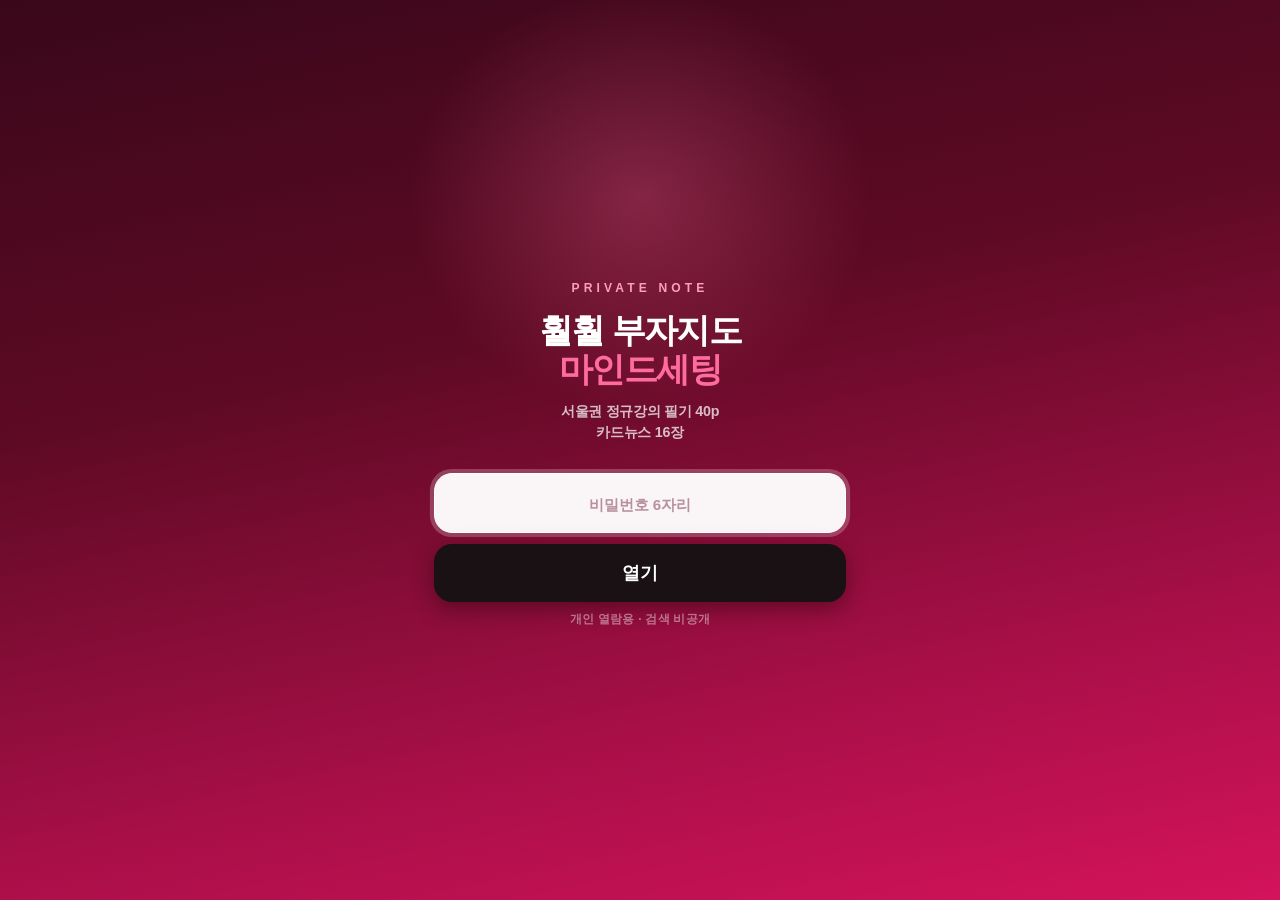
<file: mindset-cards/index.html>
<!DOCTYPE html>
<html lang="ko">
<head>
<meta charset="utf-8">
<meta name="viewport" content="width=device-width, initial-scale=1, viewport-fit=cover">
<meta name="robots" content="noindex, nofollow, noarchive, noimageindex">
<meta name="referrer" content="no-referrer">
<meta name="theme-color" content="#420A1E">
<meta name="format-detection" content="telephone=no">
<title>훨훨 부자지도 마인드세팅 · 카드뉴스</title>
<link rel="icon" href="data:image/svg+xml,%3Csvg xmlns='http://www.w3.org/2000/svg' viewBox='0 0 32 32'%3E%3Crect width='32' height='32' rx='8' fill='%23420A1E'/%3E%3Ccircle cx='16' cy='16' r='6' fill='%23FF6B9E'/%3E%3C/svg%3E">
<style>

:root{
  --s:1; --u:calc(1px * var(--s));
  --sw:390px; --sh:844px; --sr:0px;
  --burg:#420A1E; --pink:#E0145C; --pinkb:#FF6B9E; --ink:#191114;
}
*{box-sizing:border-box;-webkit-tap-highlight-color:transparent}
html,body{height:100%;margin:0;overflow:hidden;background:#120509;color:#fff;
  font-family:"Pretendard","Noto Sans KR","Noto Sans CJK KR","Apple SD Gothic Neo","Malgun Gothic","Helvetica Neue",Arial,sans-serif;
  -webkit-font-smoothing:antialiased;word-break:keep-all;line-height:1.4}

/* ---------------- stage ---------------- */
.stage{position:fixed;left:50%;top:50%;transform:translate(-50%,-50%);
  width:var(--sw);height:var(--sh);border-radius:var(--sr);overflow:hidden;
  background:linear-gradient(168deg,#3A071A 0%,#520920 13%,#7B0B2E 31%,#AE0F49 55%,#D1125A 79%,#E0145C 100%);
  display:flex;flex-direction:column;isolation:isolate;
  box-shadow:0 calc(24*var(--u)) calc(70*var(--u)) rgba(0,0,0,.62)}
.stage::before{content:"";position:absolute;inset:0;pointer-events:none;z-index:0;
  background:radial-gradient(calc(260*var(--u)) calc(240*var(--u)) at 50% 10%,rgba(255,107,158,.22),rgba(255,107,158,0) 72%)}
.prog{position:absolute;top:0;left:0;height:calc(2.4*var(--u));width:0;z-index:8;
  background:linear-gradient(90deg,#FF7FAC,#FFC2D6);transition:width .38s ease;box-shadow:0 0 calc(8*var(--u)) rgba(255,120,170,.9)}

/* ---------------- header ---------------- */
.hdr{position:relative;z-index:4;flex:0 0 auto;display:flex;align-items:center;
  justify-content:space-between;gap:calc(8*var(--u));padding:calc(14*var(--u)) calc(16*var(--u)) 0}
.brand{font-size:calc(11.2*var(--u));font-weight:700;letter-spacing:-.02em;color:rgba(255,255,255,.84);
  white-space:nowrap;overflow:hidden;text-overflow:ellipsis}
.hnav{display:flex;align-items:center;gap:calc(4*var(--u));flex:0 0 auto}
.pageno{font-size:calc(11.2*var(--u));font-weight:800;color:rgba(255,255,255,.78);font-variant-numeric:tabular-nums;
  letter-spacing:.03em;min-width:calc(42*var(--u));text-align:center}
.pageno b{color:#fff;font-weight:900}
.hbtn{width:calc(21*var(--u));height:calc(21*var(--u));border-radius:50%;padding:0;cursor:pointer;
  background:rgba(255,255,255,.13);border:1px solid rgba(255,255,255,.3);color:#fff;
  display:grid;place-items:center;transition:background .18s,opacity .18s}
.hbtn svg{width:calc(9*var(--u));height:calc(9*var(--u));stroke:currentColor;stroke-width:2.6;fill:none;stroke-linecap:round;stroke-linejoin:round}
.hbtn:active{background:rgba(255,255,255,.3)}
.hbtn:disabled{opacity:.3;cursor:default}
@media (hover:hover){.hbtn:hover{background:rgba(255,255,255,.26)}}

/* ---------------- deck / slide ---------------- */
.deck{position:relative;z-index:3;flex:1 1 auto;min-height:0;overflow:hidden;touch-action:pan-y}
.slide{position:absolute;inset:0;display:flex;flex-direction:column;
  padding:calc(8*var(--u)) calc(16*var(--u)) calc(13*var(--u));
  opacity:0;visibility:hidden;transform:translateX(calc(16*var(--u)));
  transition:opacity .3s ease,transform .42s cubic-bezier(.22,.7,.3,1),visibility .3s}
.slide.active{opacity:1;visibility:visible;transform:none;z-index:2}
.slide.left{transform:translateX(calc(-16*var(--u)))}

.tt{flex:0 0 auto;margin:calc(4*var(--u)) 0 calc(13*var(--u));text-align:center;
  font-weight:900;letter-spacing:-.04em;line-height:1.1}
.tt span{display:block;white-space:nowrap;font-size:calc(var(--tfs,26) * var(--u))}
.tt .l1{color:#fff;text-shadow:0 calc(2*var(--u)) calc(10*var(--u)) rgba(60,0,20,.25)}
.tt .l2{color:#FF6B9E;margin-top:calc(2*var(--u))}

/* ---------------- board ---------------- */
.board{flex:1 1 auto;min-height:0;display:grid;gap:calc(9*var(--u))}
.board.g4w{grid-template-columns:1fr 1fr;grid-template-rows:1fr 1fr auto}
.board.pan{display:flex;flex-direction:column}
.board.pan>.card:not(.wide){flex:1 1 auto;min-height:0}
.board.pan>.wide{flex:0 0 auto}
.board.stack{grid-template-columns:1fr;grid-auto-rows:1fr}
.board.cmp{grid-template-columns:1fr 1fr;grid-template-rows:1fr auto}

/* ---------------- cards ---------------- */
.card{position:relative;background:#fff;border-radius:calc(18*var(--u));
  padding:calc(10*var(--u)) calc(8*var(--u)) calc(10*var(--u));
  display:flex;flex-direction:column;align-items:center;justify-content:center;text-align:center;
  min-height:0;overflow:hidden;
  box-shadow:0 calc(4*var(--u)) calc(13*var(--u)) rgba(48,0,18,.2), 0 1px 0 rgba(255,255,255,.6) inset}
.num{position:absolute;left:calc(7*var(--u));top:calc(7*var(--u));
  width:calc(22*var(--u));height:calc(22*var(--u));border-radius:calc(6.5*var(--u));
  background:#191114;color:#fff;font-weight:900;font-size:calc(11*var(--u));
  display:grid;place-items:center;letter-spacing:0;line-height:1;z-index:2}
.card .ic{width:calc(52*var(--u));height:calc(52*var(--u));margin:calc(8*var(--u)) 0 calc(7*var(--u));flex:0 0 auto}
.ct{font-size:calc(15.4*var(--u));font-weight:900;color:var(--ink);letter-spacing:-.045em;line-height:1.2;margin:0}
.cs{font-size:calc(11.2*var(--u));font-weight:800;color:var(--pink);letter-spacing:-.03em;line-height:1.3;
  margin:calc(4*var(--u)) 0 0;max-width:100%}

/* wide single-line card */
.card.wide{grid-column:1/-1;flex-direction:row;align-items:center;text-align:left;
  gap:calc(9*var(--u));padding:calc(10*var(--u)) calc(12*var(--u)) calc(10*var(--u)) calc(39*var(--u));
  min-height:calc(54*var(--u))}
.card.wide .num{left:calc(7*var(--u));top:50%;transform:translateY(-50%)}
.card.wide .wt{font-size:calc(12.2*var(--u));font-weight:900;color:var(--ink);letter-spacing:-.035em;
  line-height:1.3;margin:0;flex:1 1 auto;min-width:0;height:auto}
.card.wide .wt em{font-style:normal;color:var(--pink)}
.card.wide .ic{width:calc(28*var(--u));height:calc(28*var(--u));margin:0 0 0 auto;flex:0 0 auto}

/* stat card */
.card.stat .ic{width:calc(34*var(--u));height:calc(34*var(--u));margin:calc(6*var(--u)) 0 calc(2*var(--u))}
.card.stat .sv{font-size:calc(33*var(--u));font-weight:900;color:var(--pink);letter-spacing:-.06em;
  line-height:1;margin-top:calc(2*var(--u));font-variant-numeric:tabular-nums}
.card.stat .sv span{font-size:calc(15*var(--u));margin-left:calc(1.5*var(--u));letter-spacing:-.02em}
.card.stat .sl{font-size:calc(12.6*var(--u));font-weight:900;color:var(--ink);margin-top:calc(6*var(--u));
  letter-spacing:-.035em;line-height:1.2}
.card.stat .cs{margin-top:calc(3*var(--u))}

/* panel card with rows */
.card.panel{align-items:stretch;justify-content:flex-start;text-align:left;
  padding:calc(11*var(--u)) calc(11*var(--u)) calc(9*var(--u)) calc(12*var(--u))}
.panel .ph{display:flex;align-items:center;gap:calc(7*var(--u));margin-bottom:calc(5*var(--u))}
.panel .ph .num{position:static;flex:0 0 auto;width:calc(20*var(--u));height:calc(20*var(--u));font-size:calc(10*var(--u))}
.panel .ph h3{font-size:calc(12.6*var(--u));font-weight:900;color:var(--ink);margin:0;letter-spacing:-.035em;
  line-height:1.25;min-width:0}
.panel ul{list-style:none;margin:0;padding:0;display:flex;flex-direction:column;
  justify-content:flex-start;flex:1 1 auto;min-height:0}
.panel li{flex:1 1 0;display:flex;align-items:center;gap:calc(8*var(--u));min-height:0;
  padding:calc(3*var(--u)) 0;border-top:1px solid rgba(224,20,92,.1)}
.panel li:first-child{border-top:0}
.panel li b{font-size:calc(12.4*var(--u));font-weight:900;color:var(--ink);letter-spacing:-.03em;
  white-space:nowrap;flex:0 0 auto}
.panel li span{font-size:calc(11*var(--u));font-weight:700;color:var(--pink);letter-spacing:-.03em;
  line-height:1.2;min-width:0;overflow:hidden;text-overflow:ellipsis;white-space:nowrap}
.rk{flex:0 0 auto;width:calc(19*var(--u));height:calc(19*var(--u));border-radius:calc(6*var(--u));
  background:#FFE3EC;color:var(--pink);font-style:normal;font-weight:900;font-size:calc(10*var(--u));
  display:grid;place-items:center;line-height:1}
.rk.ok{background:var(--pink);color:#fff}
.yr{flex:0 0 auto;font-style:normal;font-weight:900;font-size:calc(10.4*var(--u));color:var(--pink);
  font-variant-numeric:tabular-nums;letter-spacing:-.02em;width:calc(26*var(--u))}

/* comparison cards */
.cmp-card{align-items:stretch;text-align:left;justify-content:flex-start;
  padding:calc(11*var(--u)) calc(10*var(--u)) calc(9*var(--u))}
.cmp-card .ph{display:flex;align-items:center;gap:calc(6*var(--u));margin-bottom:calc(6*var(--u))}
.cmp-card .ph .num{position:static;flex:0 0 auto;width:calc(20*var(--u));height:calc(20*var(--u));font-size:calc(10*var(--u))}
.cmp-card .ph h3{font-size:calc(13*var(--u));font-weight:900;color:var(--ink);margin:0;letter-spacing:-.04em;line-height:1.2}
.cmp-card .cl{flex:1 1 0;display:flex;flex-direction:column;justify-content:center;gap:calc(1*var(--u));
  padding:calc(6*var(--u)) 0;border-top:1px solid rgba(224,20,92,.13);min-height:0}
.cmp-card .cl:first-of-type{border-top:0}
.cmp-card .cl b{font-size:calc(11.6*var(--u));font-weight:900;color:var(--ink);letter-spacing:-.03em;line-height:1.2}
.cmp-card .cl span{font-size:calc(10.2*var(--u));font-weight:700;color:var(--pink);letter-spacing:-.03em;line-height:1.25}
.cmp-card.dim{background:#FFF4F7}
.cmp-card.dim .cl b{color:#8A5568;text-decoration:line-through;text-decoration-thickness:1px;text-decoration-color:rgba(224,20,92,.45)}
.cmp-card.dim .cl span{color:#C08A9C}

/* 3-row value cards (세팅값) */
.card.row3{flex-direction:row;align-items:center;text-align:left;gap:calc(10*var(--u));
  padding:calc(10*var(--u)) calc(12*var(--u)) calc(10*var(--u)) calc(37*var(--u))}
.card.row3 .num{left:calc(7*var(--u));top:50%;transform:translateY(-50%)}
.r3l{flex:1 1 auto;min-width:0}
.r3l .cs{white-space:nowrap;overflow:hidden;text-overflow:ellipsis}
.r3v{flex:0 0 auto;font-size:calc(29*var(--u));font-weight:900;color:var(--pink);letter-spacing:-.05em;
  line-height:1;font-variant-numeric:tabular-nums}
.r3v span{font-size:calc(13*var(--u));margin-left:calc(1*var(--u))}

/* ---------------- pill ---------------- */
.pill{flex:0 0 auto;margin-top:calc(11*var(--u));align-self:center;max-width:100%;
  background:linear-gradient(180deg,#F62B70 0%,#DE1758 100%);color:#fff;
  border:1px solid rgba(255,255,255,.28);border-radius:calc(999*var(--u));
  padding:calc(8*var(--u)) calc(15*var(--u));
  font-size:calc(10.8*var(--u));font-weight:800;letter-spacing:-.025em;line-height:1.2;text-align:center;
  white-space:nowrap;overflow:hidden;text-overflow:ellipsis;
  box-shadow:0 calc(5*var(--u)) calc(14*var(--u)) rgba(90,0,30,.4), inset 0 1px 0 rgba(255,255,255,.35)}

/* ---------------- toc ---------------- */
.scrim{position:absolute;inset:0;z-index:18;background:rgba(20,2,9,.55);opacity:0;visibility:hidden;
  transition:opacity .3s,visibility .3s}
.scrim.on{opacity:1;visibility:visible}
.toc{position:absolute;top:0;right:0;bottom:0;z-index:19;width:min(88%,calc(292*var(--u)));
  background:linear-gradient(180deg,#2A0512 0%,#4B0920 42%,#7C0C2F 100%);
  transform:translateX(102%);transition:transform .34s cubic-bezier(.22,.7,.3,1);
  display:flex;flex-direction:column;box-shadow:calc(-16*var(--u)) 0 calc(48*var(--u)) rgba(0,0,0,.55);
  border-left:1px solid rgba(255,255,255,.12)}
.toc.on{transform:none}
.toc-h{flex:0 0 auto;display:flex;align-items:center;gap:calc(8*var(--u));
  padding:calc(16*var(--u)) calc(14*var(--u)) calc(10*var(--u));border-bottom:1px solid rgba(255,255,255,.13)}
.toc-h b{font-size:calc(13*var(--u));font-weight:900;letter-spacing:-.02em}
.toc-h span{font-size:calc(10*var(--u));font-weight:800;color:#FF6B9E;letter-spacing:.08em}
.toc-h button{margin-left:auto;width:calc(24*var(--u));height:calc(24*var(--u));border-radius:50%;
  background:rgba(255,255,255,.12);border:1px solid rgba(255,255,255,.26);color:#fff;
  font-size:calc(11*var(--u));cursor:pointer;display:grid;place-items:center;padding:0}
.toc ul{list-style:none;margin:0;padding:calc(8*var(--u));overflow-y:auto;flex:1 1 auto;-webkit-overflow-scrolling:touch}
.toc li{margin-bottom:calc(2*var(--u))}
.toc-item{width:100%;display:flex;gap:calc(9*var(--u));align-items:baseline;text-align:left;
  background:transparent;border:0;color:#fff;cursor:pointer;padding:calc(8*var(--u)) calc(9*var(--u));
  border-radius:calc(10*var(--u));font-family:inherit}
.toc-item .no{font-size:calc(10*var(--u));font-weight:900;color:rgba(255,255,255,.5);
  font-variant-numeric:tabular-nums;padding-top:calc(1*var(--u))}
.toc-item .pt{display:block;font-size:calc(8.6*var(--u));font-weight:800;letter-spacing:.14em;
  color:#FF6B9E;text-transform:uppercase;margin-bottom:calc(1*var(--u))}
.toc-item .ttx{display:block;font-size:calc(11.4*var(--u));font-weight:800;letter-spacing:-.03em;
  line-height:1.3;color:rgba(255,255,255,.92)}
.toc-item.on{background:rgba(255,255,255,.14)}
.toc-item.on .no{color:#fff}
@media (hover:hover){.toc-item:hover{background:rgba(255,255,255,.09)}}

/* ---------------- lock ---------------- */
.lock{position:absolute;inset:0;z-index:30;display:grid;place-items:center;padding:calc(24*var(--u));
  background:linear-gradient(168deg,#39071A 0%,#5E0A24 38%,#A80F47 74%,#D4135B 100%);
  transition:opacity .45s ease,visibility .45s}
.lock.hide{opacity:0;visibility:hidden;pointer-events:none}
.lock::before{content:"";position:absolute;inset:0;
  background:radial-gradient(calc(240*var(--u)) calc(220*var(--u)) at 50% 22%,rgba(255,107,158,.28),rgba(255,107,158,0) 70%)}
.lock-in{position:relative;width:100%;max-width:calc(300*var(--u));text-align:center}
.lk-brand{font-size:calc(8.8*var(--u));font-weight:900;letter-spacing:.34em;color:#FF9DBE}
.lk-t{font-size:calc(25*var(--u));font-weight:900;line-height:1.15;letter-spacing:-.045em;margin:calc(10*var(--u)) 0 0}
.lk-t em{font-style:normal;color:#FF6B9E}
.lk-s{font-size:calc(10.4*var(--u));font-weight:700;color:rgba(255,255,255,.72);margin:calc(8*var(--u)) 0 0;
  letter-spacing:-.02em;line-height:1.45}
#lockForm{display:flex;flex-direction:column;gap:calc(8*var(--u));margin-top:calc(22*var(--u))}
#pw{width:100%;height:calc(44*var(--u));border-radius:calc(13*var(--u));border:1px solid rgba(255,255,255,.45);
  background:rgba(255,255,255,.96);color:#420A1E;font-family:inherit;font-weight:900;
  font-size:calc(15*var(--u));letter-spacing:.42em;text-align:center;padding:0 calc(4*var(--u));
  outline:none;box-shadow:0 calc(5*var(--u)) calc(16*var(--u)) rgba(40,0,15,.35)}
#pw::placeholder{letter-spacing:-.01em;font-size:calc(11*var(--u));font-weight:700;color:#B9909F}
#pw:focus{border-color:#fff;box-shadow:0 0 0 calc(3*var(--u)) rgba(255,255,255,.22)}
#lockForm button{height:calc(42*var(--u));border-radius:calc(13*var(--u));border:0;cursor:pointer;
  background:#191114;color:#fff;font-family:inherit;font-weight:900;font-size:calc(13*var(--u));
  letter-spacing:.02em;box-shadow:0 calc(5*var(--u)) calc(16*var(--u)) rgba(20,0,8,.4)}
#lockForm button:active{transform:translateY(1px)}
.lk-err{min-height:calc(14*var(--u));font-size:calc(10*var(--u));font-weight:800;color:#FFD1DF;
  margin:calc(8*var(--u)) 0 0;letter-spacing:-.01em}
.lk-foot{position:absolute;left:0;right:0;bottom:calc(-6*var(--u));font-size:calc(8.8*var(--u));
  font-weight:700;color:rgba(255,255,255,.42);letter-spacing:.02em}
@keyframes shake{0%,100%{transform:translateX(0)}20%{transform:translateX(-6px)}40%{transform:translateX(6px)}
  60%{transform:translateX(-4px)}80%{transform:translateX(4px)}}
#lockForm.shake{animation:shake .34s ease}
</style>
</head>
<body>
<div class="lock" id="lock">
  <div class="lock-in">
    <p class="lk-brand">PRIVATE NOTE</p>
    <h2 class="lk-t">훨훨 부자지도<br><em>마인드세팅</em></h2>
    <p class="lk-s">서울권 정규강의 필기 40p<br>카드뉴스 16장</p>
    <form id="lockForm" autocomplete="off">
      <input id="pw" type="password" inputmode="numeric" autocomplete="off" maxlength="8" placeholder="비밀번호 6자리" aria-label="비밀번호">
      <button type="submit">열기</button>
    </form>
    <p class="lk-err" id="err" role="alert"></p>
    <p class="lk-foot">개인 열람용 · 검색 비공개</p>
  </div>
</div>

<div class="stage" id="stage">
  <div class="prog" id="prog"></div>
  <header class="hdr">
    <div class="brand">훨훨 부자지도 마인드세팅</div>
    <div class="hnav">
      <button class="hbtn" id="prevBtn" type="button" aria-label="이전 슬라이드">
        <svg viewBox="0 0 24 24"><path d="M15 5l-7 7 7 7"/></svg></button>
      <div class="pageno"><b id="curNum">01</b> / <span id="totNum">16</span></div>
      <button class="hbtn" id="nextBtn" type="button" aria-label="다음 슬라이드">
        <svg viewBox="0 0 24 24"><path d="M9 5l7 7-7 7"/></svg></button>
      <button class="hbtn" id="tocBtn" type="button" aria-label="목차" aria-expanded="false">
        <svg viewBox="0 0 24 24"><path d="M4 6h16M4 12h16M4 18h16"/></svg></button>
    </div>
  </header>

  <div class="deck" id="deck">
<section class="slide" data-part="표지" data-title="언제 살까를 버리고, 무엇을 어떻게 살까" style="--tfs:25"><h2 class="tt"><span class="l1">언제 살까를 버리고</span><span class="l2">무엇을, 어떻게 살까</span></h2><div class="board stack"><article class="card "><span class="num">1</span><svg class="ic" viewBox="0 0 48 48" fill="none" stroke="#E0145C" stroke-width="2.3" stroke-linecap="round" stroke-linejoin="round" aria-hidden="true"><rect x="11" y="7" width="26" height="34" rx="3.5" fill="#FFD7E5"/><path d="M18 16h12M18 23h12M18 30h8" stroke-width="2"/><path d="M16 7v34" stroke-width="1.8"/></svg><h3 class="ct">사야 할 집은 정해져 있다</h3><p class="cs">심플한 원칙 · 서울 · 설인경</p></article><article class="card "><span class="num">2</span><svg class="ic" viewBox="0 0 48 48" fill="none" stroke="#E0145C" stroke-width="2.3" stroke-linecap="round" stroke-linejoin="round" aria-hidden="true"><path d="M6 40h10V30h10V20h10V10h6" fill="none" stroke-width="2.6"/><path d="M6 40h10V30h10V20h10V10h6v30H6z" fill="#FFD7E5" stroke="none"/><path d="M6 40h10V30h10V20h10V10h6" fill="none" stroke-width="2.6"/></svg><h3 class="ct">10년에 세 번, 타고 오른다</h3><p class="cs">매매 2억에서 70억 펜트까지</p></article><article class="card "><span class="num">3</span><svg class="ic" viewBox="0 0 48 48" fill="none" stroke="#E0145C" stroke-width="2.3" stroke-linecap="round" stroke-linejoin="round" aria-hidden="true"><path d="M15 9h18v9a9 9 0 0 1-18 0z" fill="#FFD7E5"/><path d="M15 12H9.5v3.5A6.5 6.5 0 0 0 16 22M33 12h5.5v3.5A6.5 6.5 0 0 1 32 22"/><path d="M24 27v8M17 39h14"/></svg><h3 class="ct">찐똘 두 채 + 월 천만원</h3><p class="cs">10년 플랜과 체크리스트</p></article></div><p class="pill">필기 40p 원문 전체 정리 · 2024.07.01 서울권 정규강의</p></section>
<section class="slide" data-part="프레임" data-title="사야 할 집은 정해져 있다" style="--tfs:23.5"><h2 class="tt"><span class="l1">부동산은 진짜 심플하다</span><span class="l2">사야 할 집은 정해져 있다</span></h2><div class="board g4w"><article class="card "><span class="num">1</span><svg class="ic" viewBox="0 0 48 48" fill="none" stroke="#E0145C" stroke-width="2.3" stroke-linecap="round" stroke-linejoin="round" aria-hidden="true"><path d="M7 14l11-5 12 5 11-5v26l-11 5-12-5-11 5z" fill="#FFD7E5"/><path d="M18 9v26M30 14v26"/><path d="M33 8c3.2 0 5.6 2.5 5.6 5.6 0 4-5.6 9.2-5.6 9.2s-5.6-5.2-5.6-9.2C27.4 10.5 29.8 8 33 8z" fill="#E0145C" stroke="none"/><circle cx="33" cy="13.4" r="2" fill="#fff" stroke="none"/></svg><h3 class="ct">서울부터 시작</h3><p class="cs">지방 말고 수요 많은 설인경에서</p></article><article class="card "><span class="num">2</span><svg class="ic" viewBox="0 0 48 48" fill="none" stroke="#E0145C" stroke-width="2.3" stroke-linecap="round" stroke-linejoin="round" aria-hidden="true"><path d="M6 41h36"/><rect x="8" y="17" width="14" height="24" rx="2" fill="#FFD7E5"/><rect x="26" y="7" width="15" height="34" rx="2" fill="#FFEAF2"/><rect x="12" y="22" width="3" height="3" rx=".8" fill="#E0145C" stroke="none"/><rect x="17" y="22" width="3" height="3" rx=".8" fill="#E0145C" stroke="none"/><rect x="12" y="28" width="3" height="3" rx=".8" fill="#E0145C" stroke="none"/><rect x="17" y="28" width="3" height="3" rx=".8" fill="#E0145C" stroke="none"/><rect x="30" y="13" width="3.4" height="3.4" rx=".9" fill="#E0145C" stroke="none"/><rect x="35" y="13" width="3.4" height="3.4" rx=".9" fill="#E0145C" stroke="none"/><rect x="30" y="19" width="3.4" height="3.4" rx=".9" fill="#E0145C" stroke="none"/><rect x="35" y="19" width="3.4" height="3.4" rx=".9" fill="#E0145C" stroke="none"/><rect x="30" y="25" width="3.4" height="3.4" rx=".9" fill="#E0145C" stroke="none"/><rect x="35" y="25" width="3.4" height="3.4" rx=".9" fill="#E0145C" stroke="none"/><rect x="30" y="31" width="3.4" height="6" rx="1" fill="#E0145C" stroke="none"/></svg><h3 class="ct">설인경</h3><p class="cs">서울·역세권·신축·대단지가 기본</p></article><article class="card "><span class="num">3</span><svg class="ic" viewBox="0 0 48 48" fill="none" stroke="#E0145C" stroke-width="2.3" stroke-linecap="round" stroke-linejoin="round" aria-hidden="true"><circle cx="24" cy="24" r="16" fill="#FFEAF2"/><circle cx="24" cy="24" r="9.5" fill="#FFD7E5"/><circle cx="24" cy="24" r="3.4" fill="#E0145C" stroke="none"/></svg><h3 class="ct">대표성 있는 단지</h3><p class="cs">틈새단지 말고 선명한 단지</p></article><article class="card "><span class="num">4</span><svg class="ic" viewBox="0 0 48 48" fill="none" stroke="#E0145C" stroke-width="2.3" stroke-linecap="round" stroke-linejoin="round" aria-hidden="true"><path d="M7 23L24 8l17 15" /><path d="M11 21v19h26V21" fill="#FFD7E5"/><rect x="21" y="29" width="7" height="11" rx="1.6" fill="#E0145C" stroke="none"/></svg><h3 class="ct">대단지는 급하게 빠진다</h3><p class="cs">팔고 싶어도 못 파는 게 가장 무섭다</p></article><article class="card wide"><span class="num">5</span><p class="wt">9억에 사서 12억이면 <em>완전 비과세</em> — 1~2주택이면 충분</p><svg class="ic" viewBox="0 0 48 48" fill="none" stroke="#E0145C" stroke-width="2.3" stroke-linecap="round" stroke-linejoin="round" aria-hidden="true"><circle cx="16" cy="16" r="8" fill="#FFD7E5"/><path d="M21.6 21.6L39 39M30 30l4.5-4.5M35 35l4-4"/></svg></article></div><p class="pill">원문 p.1–2, p.17 · 한 채를 잘 사는 것으로 충분하다</p></section>
<section class="slide" data-part="판" data-title="왜 지금 서울인가 — 숫자로 보는 판" style="--tfs:26"><h2 class="tt"><span class="l1">왜 지금 서울인가</span><span class="l2">숫자로 보는 판</span></h2><div class="board g4w"><article class="card stat"><span class="num">1</span><svg class="ic" viewBox="0 0 48 48" fill="none" stroke="#E0145C" stroke-width="2.3" stroke-linecap="round" stroke-linejoin="round" aria-hidden="true"><ellipse cx="24" cy="14" rx="13" ry="5" fill="#FFEAF2"/><path d="M11 14v7c0 2.8 5.8 5 13 5s13-2.2 13-5v-7"/><path d="M11 22v7c0 2.8 5.8 5 13 5s13-2.2 13-5v-7" fill="#FFD7E5"/><path d="M11 30v6c0 2.8 5.8 5 13 5s13-2.2 13-5v-6"/></svg><div class="sv">13<span>억</span></div><div class="sl">서울 아파트 평균가</div><p class="cs">전고점 13.8억에 근접</p></article><article class="card stat"><span class="num">2</span><svg class="ic" viewBox="0 0 48 48" fill="none" stroke="#E0145C" stroke-width="2.3" stroke-linecap="round" stroke-linejoin="round" aria-hidden="true"><circle cx="16" cy="16" r="8" fill="#FFD7E5"/><path d="M21.6 21.6L39 39M30 30l4.5-4.5M35 35l4-4"/></svg><div class="sv">54.6<span>%</span></div><div class="sl">서울 전세가율</div><p class="cs">60% 넘으면 매수 움직임</p></article><article class="card stat"><span class="num">3</span><svg class="ic" viewBox="0 0 48 48" fill="none" stroke="#E0145C" stroke-width="2.3" stroke-linecap="round" stroke-linejoin="round" aria-hidden="true"><path d="M6 41h36"/><rect x="8" y="17" width="14" height="24" rx="2" fill="#FFD7E5"/><rect x="26" y="7" width="15" height="34" rx="2" fill="#FFEAF2"/><rect x="12" y="22" width="3" height="3" rx=".8" fill="#E0145C" stroke="none"/><rect x="17" y="22" width="3" height="3" rx=".8" fill="#E0145C" stroke="none"/><rect x="12" y="28" width="3" height="3" rx=".8" fill="#E0145C" stroke="none"/><rect x="17" y="28" width="3" height="3" rx=".8" fill="#E0145C" stroke="none"/><rect x="30" y="13" width="3.4" height="3.4" rx=".9" fill="#E0145C" stroke="none"/><rect x="35" y="13" width="3.4" height="3.4" rx=".9" fill="#E0145C" stroke="none"/><rect x="30" y="19" width="3.4" height="3.4" rx=".9" fill="#E0145C" stroke="none"/><rect x="35" y="19" width="3.4" height="3.4" rx=".9" fill="#E0145C" stroke="none"/><rect x="30" y="25" width="3.4" height="3.4" rx=".9" fill="#E0145C" stroke="none"/><rect x="35" y="25" width="3.4" height="3.4" rx=".9" fill="#E0145C" stroke="none"/><rect x="30" y="31" width="3.4" height="6" rx="1" fill="#E0145C" stroke="none"/></svg><div class="sv">85~90<span>%</span></div><div class="sl">신규공급 중 정비사업</div><p class="cs">신축은 재개발·재건축에서</p></article><article class="card stat"><span class="num">4</span><svg class="ic" viewBox="0 0 48 48" fill="none" stroke="#E0145C" stroke-width="2.3" stroke-linecap="round" stroke-linejoin="round" aria-hidden="true"><path d="M8 40h32"/><rect x="11" y="26" width="7" height="12" rx="2.2" fill="#FFD7E5"/><rect x="21" y="19" width="7" height="19" rx="2.2" fill="#FFD7E5"/><rect x="31" y="11" width="7" height="27" rx="2.2" fill="#FFD7E5"/><path d="M33 7l4 4-4 4" stroke-width="2.2"/></svg><div class="sv">2~3<span>배</span></div><div class="sl">10년 뒤 최소 상승 가정</div><p class="cs">2014년 대비 이미 2~4배</p></article><article class="card wide"><span class="num">5</span><p class="wt">고점을 빨리 회복한 단지가 미래가치도 좋다 — <em>파도를 타야 다음 파도</em></p><svg class="ic" viewBox="0 0 48 48" fill="none" stroke="#E0145C" stroke-width="2.3" stroke-linecap="round" stroke-linejoin="round" aria-hidden="true"><path d="M8 40h32"/><rect x="11" y="26" width="7" height="12" rx="2.2" fill="#FFD7E5"/><rect x="21" y="19" width="7" height="19" rx="2.2" fill="#FFD7E5"/><rect x="31" y="11" width="7" height="27" rx="2.2" fill="#FFD7E5"/><path d="M33 7l4 4-4 4" stroke-width="2.2"/></svg></article></div><p class="pill">원문 p.2, p.5, p.21, p.33 · 시장에 참여해야 파도를 탄다</p></section>
<section class="slide" data-part="프레임" data-title="시기를 버리고 두 질문만" style="--tfs:25"><h2 class="tt"><span class="l1">시기를 판단하지 마라</span><span class="l2">남는 건 두 질문뿐</span></h2><div class="board cmp"><article class="card cmp-card dim"><div class="ph"><span class="num">1</span><h3>버릴 질문</h3></div><div class="cl"><b>언제 사요?</b><span>저점·상투는 아무도 모른다</span></div><div class="cl"><b>저평가된 것</b><span>저평가는 없다, 저가치만</span></div><div class="cl"><b>남 따라 사기</b><span>데이터 분석가도 저점은 모른다</span></div></article><article class="card cmp-card "><div class="ph"><span class="num">2</span><h3>남길 질문</h3></div><div class="cl"><b>무엇을 살까</b><span>급지·상품·세팅값 보는 눈</span></div><div class="cl"><b>어떻게 살까</b><span>대출을 알면 입지가 달라진다</span></div><div class="cl"><b>준비됐을 때</b><span>공부 + 자본 + 대출 가능 시점</span></div></article><article class="card wide"><span class="num">5</span><p class="wt">3개월 뒤 떨어져도 <em>10년 뒤 올라 있을 집</em>을 산다</p><svg class="ic" viewBox="0 0 48 48" fill="none" stroke="#E0145C" stroke-width="2.3" stroke-linecap="round" stroke-linejoin="round" aria-hidden="true"><circle cx="24" cy="24" r="16" fill="#FFD7E5"/><path d="M31 17l-4.6 10.2L16.2 31l4.6-10.2z" fill="#E0145C" stroke="none"/><circle cx="24" cy="24" r="1.8" fill="#fff" stroke="none"/></svg></article></div><p class="pill">원문 p.1, p.12–13 · 2024년은 2034년에게 기회다</p></section>
<section class="slide" data-part="판" data-title="서울 급지표" style="--tfs:24"><h2 class="tt"><span class="l1">기본은 서울 급지 순위를</span><span class="l2">알고 있는 것</span></h2><div class="board pan"><article class="card panel "><div class="ph"><span class="num">1</span><h3>2024년 6월 기준 · 급지를 바꿔가며 대표단지를 산다</h3></div><ul><li><i class="rk">1</i><b>강서용송</b><span>항상 상위 · 강남·서초·용산·송파</span></li><li><i class="rk">2</i><b>성양광마</b><span>성동·양천·광진·마포</span></li><li><i class="rk">3</i><b>영종강중동</b><span>영등포·종로·강동·중랑·동작</span></li><li><i class="rk">4</i><b>서강동은성관노</b><span>서대문·강북·동대문·은평·성북·관악·노원</span></li><li><i class="rk">5</i><b>구중금강도</b><span>구로·중구·금천·강서·도봉 · 최하위</span></li><li><i class="rk">B5</i><b>경기 BIG5</b><span>과천·성남(분당·수정)·하남·광명·안양(동안)</span></li></ul></article><article class="card wide"><span class="num">2</span><p class="wt">서울 하위 vs 경기 상위는 <em>지역이 아니라 물건</em>으로 비교한다</p><svg class="ic" viewBox="0 0 48 48" fill="none" stroke="#E0145C" stroke-width="2.3" stroke-linecap="round" stroke-linejoin="round" aria-hidden="true"><path d="M7 14l11-5 12 5 11-5v26l-11 5-12-5-11 5z" fill="#FFD7E5"/><path d="M18 9v26M30 14v26"/><path d="M33 8c3.2 0 5.6 2.5 5.6 5.6 0 4-5.6 9.2-5.6 9.2s-5.6-5.2-5.6-9.2C27.4 10.5 29.8 8 33 8z" fill="#E0145C" stroke="none"/><circle cx="33" cy="13.4" r="2" fill="#fff" stroke="none"/></svg></article></div><p class="pill">원문 p.3 · 첫 집은 경기 BIG5 아래로 내려오지 않는다</p></section>
<section class="slide" data-part="상품" data-title="같은 20억, 다른 세팅값" style="--tfs:26"><h2 class="tt"><span class="l1">같은 20억,</span><span class="l2">완전히 다른 세팅값</span></h2><div class="board stack"><article class="card row3"><span class="num">1</span><div class="r3l"><h3 class="ct">헬리오시티</h3><p class="cs">신축·등기 · 전세 10억 + 후순위 5억</p></div><div class="r3v">5<span>억</span></div></article><article class="card row3"><span class="num">2</span><div class="r3l"><h3 class="ct">올림픽파크포레온</h3><p class="cs">입주권·미등기 · 이주비 2억뿐</p></div><div class="r3v">18<span>억</span></div></article><article class="card row3"><span class="num">3</span><div class="r3l"><h3 class="ct">올림픽선수기자촌</h3><p class="cs">재건축 · 전세 7억</p></div><div class="r3v">13<span>억</span></div></article><article class="card wide"><span class="num">4</span><p class="wt">같은 20억이라도 <em>내 돈은 5억~18억</em> — 세팅값이 수익률이다</p><svg class="ic" viewBox="0 0 48 48" fill="none" stroke="#E0145C" stroke-width="2.3" stroke-linecap="round" stroke-linejoin="round" aria-hidden="true"><ellipse cx="24" cy="14" rx="13" ry="5" fill="#FFEAF2"/><path d="M11 14v7c0 2.8 5.8 5 13 5s13-2.2 13-5v-7"/><path d="M11 22v7c0 2.8 5.8 5 13 5s13-2.2 13-5v-7" fill="#FFD7E5"/><path d="M11 30v6c0 2.8 5.8 5 13 5s13-2.2 13-5v-6"/></svg></article></div><p class="pill">원문 p.2 · 세팅값 = 전세 + 대출 + 자기자본</p></section>
<section class="slide" data-part="자금" data-title="생초갭투 — 3.3억으로 16.5억" style="--tfs:26"><h2 class="tt"><span class="l1">생초는 진짜 큰 혜택</span><span class="l2">3.3억으로 16.5억</span></h2><div class="board g4w"><article class="card stat"><span class="num">1</span><svg class="ic" viewBox="0 0 48 48" fill="none" stroke="#E0145C" stroke-width="2.3" stroke-linecap="round" stroke-linejoin="round" aria-hidden="true"><path d="M7 23L24 8l17 15" /><path d="M11 21v19h26V21" fill="#FFD7E5"/><rect x="21" y="29" width="7" height="11" rx="1.6" fill="#E0145C" stroke="none"/></svg><div class="sv">16.5<span>억</span></div><div class="sl">센트라스 매매가</div><p class="cs">갭투자 실전 예시</p></article><article class="card stat"><span class="num">2</span><svg class="ic" viewBox="0 0 48 48" fill="none" stroke="#E0145C" stroke-width="2.3" stroke-linecap="round" stroke-linejoin="round" aria-hidden="true"><ellipse cx="24" cy="14" rx="13" ry="5" fill="#FFEAF2"/><path d="M11 14v7c0 2.8 5.8 5 13 5s13-2.2 13-5v-7"/><path d="M11 22v7c0 2.8 5.8 5 13 5s13-2.2 13-5v-7" fill="#FFD7E5"/><path d="M11 30v6c0 2.8 5.8 5 13 5s13-2.2 13-5v-6"/></svg><div class="sv">3.3<span>억</span></div><div class="sl">필요 자기자본</div><p class="cs">전세 10억 + 대출 3.2억</p></article><article class="card "><span class="num">3</span><svg class="ic" viewBox="0 0 48 48" fill="none" stroke="#E0145C" stroke-width="2.3" stroke-linecap="round" stroke-linejoin="round" aria-hidden="true"><circle cx="24" cy="24" r="16" fill="#FFD7E5"/><path d="M24 13v11l7 4.5" stroke-width="2.6"/></svg><h3 class="ct">호흡은 2·4년</h3><p class="cs">세입자 있을 때 매도</p></article><article class="card "><span class="num">4</span><svg class="ic" viewBox="0 0 48 48" fill="none" stroke="#E0145C" stroke-width="2.3" stroke-linecap="round" stroke-linejoin="round" aria-hidden="true"><circle cx="17" cy="16" r="6.4" fill="#FFD7E5"/><circle cx="32" cy="18" r="5.4" fill="#FFEAF2"/><path d="M6 39c0-6.6 4.9-11 11-11s11 4.4 11 11"/><path d="M28 39c0-5.2 3.4-8.6 8-8.6s8 3.4 8 8.6"/></svg><h3 class="ct">혼인신고 전 각각</h3><p class="cs">부부가 각자 생초를 쓰는 세팅</p></article><article class="card wide"><span class="num">5</span><p class="wt">2억을 모으는 것보다 <em>2억을 빌리는 게</em> 낫다</p><svg class="ic" viewBox="0 0 48 48" fill="none" stroke="#E0145C" stroke-width="2.3" stroke-linecap="round" stroke-linejoin="round" aria-hidden="true"><path d="M15 18h18l4 22H11z" fill="#FFD7E5"/><path d="M18.5 18a5.5 5.5 0 0 1 11 0"/><path d="M24 26v8M20.5 29.5h7" stroke-width="2.2"/></svg></article></div><p class="pill">원문 p.7, p.17, p.22 · 1금융 최대 6억, 집값 제한 없음</p></section>
<section class="slide" data-part="자금" data-title="뿌리자산 = 베이스캠프" style="--tfs:23.5"><h2 class="tt"><span class="l1">첫 집은 뿌리자산</span><span class="l2">두 번째 집이 여기서 나온다</span></h2><div class="board g4w"><article class="card "><span class="num">1</span><svg class="ic" viewBox="0 0 48 48" fill="none" stroke="#E0145C" stroke-width="2.3" stroke-linecap="round" stroke-linejoin="round" aria-hidden="true"><path d="M7 23L24 8l17 15" /><path d="M11 21v19h26V21" fill="#FFD7E5"/><rect x="21" y="29" width="7" height="11" rx="1.6" fill="#E0145C" stroke="none"/></svg><h3 class="ct">첫 집 = 예선전</h3><p class="cs">예산 안에서 가장 좋은 집</p></article><article class="card "><span class="num">2</span><svg class="ic" viewBox="0 0 48 48" fill="none" stroke="#E0145C" stroke-width="2.3" stroke-linecap="round" stroke-linejoin="round" aria-hidden="true"><path d="M15 18h18l4 22H11z" fill="#FFD7E5"/><path d="M18.5 18a5.5 5.5 0 0 1 11 0"/><path d="M24 26v8M20.5 29.5h7" stroke-width="2.2"/></svg><h3 class="ct">뿌리자산</h3><p class="cs">ATM · 베이스캠프 · 비빌 언덕</p></article><article class="card "><span class="num">3</span><svg class="ic" viewBox="0 0 48 48" fill="none" stroke="#E0145C" stroke-width="2.3" stroke-linecap="round" stroke-linejoin="round" aria-hidden="true"><path d="M6 41h36"/><rect x="8" y="17" width="14" height="24" rx="2" fill="#FFD7E5"/><rect x="26" y="7" width="15" height="34" rx="2" fill="#FFEAF2"/><rect x="12" y="22" width="3" height="3" rx=".8" fill="#E0145C" stroke="none"/><rect x="17" y="22" width="3" height="3" rx=".8" fill="#E0145C" stroke="none"/><rect x="12" y="28" width="3" height="3" rx=".8" fill="#E0145C" stroke="none"/><rect x="17" y="28" width="3" height="3" rx=".8" fill="#E0145C" stroke="none"/><rect x="30" y="13" width="3.4" height="3.4" rx=".9" fill="#E0145C" stroke="none"/><rect x="35" y="13" width="3.4" height="3.4" rx=".9" fill="#E0145C" stroke="none"/><rect x="30" y="19" width="3.4" height="3.4" rx=".9" fill="#E0145C" stroke="none"/><rect x="35" y="19" width="3.4" height="3.4" rx=".9" fill="#E0145C" stroke="none"/><rect x="30" y="25" width="3.4" height="3.4" rx=".9" fill="#E0145C" stroke="none"/><rect x="35" y="25" width="3.4" height="3.4" rx=".9" fill="#E0145C" stroke="none"/><rect x="30" y="31" width="3.4" height="6" rx="1" fill="#E0145C" stroke="none"/></svg><h3 class="ct">2호기</h3><p class="cs">1채 더 갭투 · 관리처분 입주권</p></article><article class="card "><span class="num">4</span><svg class="ic" viewBox="0 0 48 48" fill="none" stroke="#E0145C" stroke-width="2.3" stroke-linecap="round" stroke-linejoin="round" aria-hidden="true"><path d="M8 40h32"/><rect x="11" y="26" width="7" height="12" rx="2.2" fill="#FFD7E5"/><rect x="21" y="19" width="7" height="19" rx="2.2" fill="#FFD7E5"/><rect x="31" y="11" width="7" height="27" rx="2.2" fill="#FFD7E5"/><path d="M33 7l4 4-4 4" stroke-width="2.2"/></svg><h3 class="ct">자산의 볼륨</h3><p class="cs">84가 30억, 펜트가 70억</p></article><article class="card wide"><span class="num">5</span><p class="wt">내가 쓴 돈은 <em>집이 갚는다</em> — 단, 12억 이자는 감당 가능해야</p><svg class="ic" viewBox="0 0 48 48" fill="none" stroke="#E0145C" stroke-width="2.3" stroke-linecap="round" stroke-linejoin="round" aria-hidden="true"><circle cx="16" cy="16" r="8" fill="#FFD7E5"/><path d="M21.6 21.6L39 39M30 30l4.5-4.5M35 35l4-4"/></svg></article></div><p class="pill">원문 p.3, p.7 · 찐똘 2채 + 현금흐름이 종착점</p></section>
<section class="slide" data-part="사례" data-title="10년, 세 번의 갈아타기" style="--tfs:23"><h2 class="tt"><span class="l1">10년, 세 번의 갈아타기</span><span class="l2">70억 펜트하우스까지</span></h2><div class="board pan"><article class="card panel "><div class="ph"><span class="num">1</span><h3>레버리지로 묘목을 심었다 · 매매 2억 + 대출 2억에서 시작</h3></div><ul><li><i class="yr">2014</i><b>강남보금자리</b><span>매매 2억 · 대출 2억 · 무피 투자</span></li><li><i class="yr">2017</i><b>잠실 미성</b><span>9억 재건축 매수 · 경매 2등 후 즉시</span></li><li><i class="yr">2018</i><b>고덕그라시움</b><span>8억 분양권 → 18억 · 13억 매도</span></li><li><i class="yr">2024</i><b>잠실래미안아이파크</b><span>80평대 펜트하우스 · 70억 입성</span></li></ul></article><article class="card wide"><span class="num">2</span><p class="wt">매 순간 최선을 고민하고 <em>방법이 없는지</em> 계속 물었다</p><svg class="ic" viewBox="0 0 48 48" fill="none" stroke="#E0145C" stroke-width="2.3" stroke-linecap="round" stroke-linejoin="round" aria-hidden="true"><path d="M15 9h18v9a9 9 0 0 1-18 0z" fill="#FFD7E5"/><path d="M15 12H9.5v3.5A6.5 6.5 0 0 0 16 22M33 12h5.5v3.5A6.5 6.5 0 0 1 32 22"/><path d="M24 27v8M17 39h14"/></svg></article></div><p class="pill">원문 p.14–15 · 70억짜리 ATM 기계가 생긴 것이다</p></section>
<section class="slide" data-part="상품" data-title="서신대 vs 재개발·재건축" style="--tfs:25"><h2 class="tt"><span class="l1">서신대가 기본,</span><span class="l2">재재는 비교해서 고른다</span></h2><div class="board cmp"><article class="card cmp-card "><div class="ph"><span class="num">1</span><h3>서신대</h3></div><div class="cl"><b>세팅값이 잘 붙는다</b><span>전세가 높은 단지가 유리</span></div><div class="cl"><b>기축은 모멘텀이 약하다</b><span>자본이 적을수록 신축에서 빠르게</span></div><div class="cl"><b>소규모·틈새는 안 팔린다</b><span>하락기 거래 절벽</span></div></article><article class="card cmp-card "><div class="ph"><span class="num">2</span><h3>재개발·재건축</h3></div><div class="cl"><b>신규공급의 85~90%</b><span>조분 10억 시대 · 송파 15억</span></div><div class="cl"><b>초투는 낮다</b><span>대신 시간을 투입한다</span></div><div class="cl"><b>관처 → 입주 6~8년</b><span>재개발 평균 20년 대기</span></div></article><article class="card wide"><span class="num">5</span><p class="wt">초투가 싸거나 총매가가 싸야 한다 — <em>아니면 그냥 신축</em></p><svg class="ic" viewBox="0 0 48 48" fill="none" stroke="#E0145C" stroke-width="2.3" stroke-linecap="round" stroke-linejoin="round" aria-hidden="true"><path d="M6 41h36"/><rect x="8" y="17" width="14" height="24" rx="2" fill="#FFD7E5"/><rect x="26" y="7" width="15" height="34" rx="2" fill="#FFEAF2"/><rect x="12" y="22" width="3" height="3" rx=".8" fill="#E0145C" stroke="none"/><rect x="17" y="22" width="3" height="3" rx=".8" fill="#E0145C" stroke="none"/><rect x="12" y="28" width="3" height="3" rx=".8" fill="#E0145C" stroke="none"/><rect x="17" y="28" width="3" height="3" rx=".8" fill="#E0145C" stroke="none"/><rect x="30" y="13" width="3.4" height="3.4" rx=".9" fill="#E0145C" stroke="none"/><rect x="35" y="13" width="3.4" height="3.4" rx=".9" fill="#E0145C" stroke="none"/><rect x="30" y="19" width="3.4" height="3.4" rx=".9" fill="#E0145C" stroke="none"/><rect x="35" y="19" width="3.4" height="3.4" rx=".9" fill="#E0145C" stroke="none"/><rect x="30" y="25" width="3.4" height="3.4" rx=".9" fill="#E0145C" stroke="none"/><rect x="35" y="25" width="3.4" height="3.4" rx=".9" fill="#E0145C" stroke="none"/><rect x="30" y="31" width="3.4" height="6" rx="1" fill="#E0145C" stroke="none"/></svg></article></div><p class="pill">원문 p.4–6, p.12, p.25 · 콩과 수박은 구르는 방식이 다르다</p></section>
<section class="slide" data-part="상품" data-title="정비사업 읽는 법" style="--tfs:26"><h2 class="tt"><span class="l1">정비사업 읽는 법</span><span class="l2">용어와 5단계</span></h2><div class="board pan"><article class="card panel "><div class="ph"><span class="num">1</span><h3>두 개의 총액부터 계산한다</h3></div><ul><li><i class="rk">A</i><b>조피총</b><span>조합원분양가 + 프리미엄</span></li><li><i class="rk">B</i><b>매추총</b><span>은집(기존집) 매매가 + 추가분담금</span></li></ul></article><article class="card panel "><div class="ph"><span class="num">2</span><h3>원픽 찾는 5단계</h3></div><ul><li><i class="rk">1</i><b>정비구역 확인</b><span>아실 · 부자지도</span></li><li><i class="rk">2</i><b>물건 검색</b><span>네이버부동산 · 프리미엄 얼마</span></li><li><i class="rk">3</i><b>감정가·프리미엄·분담금</b><span>총매가까지 확인</span></li><li><i class="rk">4</i><b>임장</b><span>부동산 최소 2곳 브리핑</span></li><li><i class="rk">5</i><b>인근 신축과 비교</b><span>다른 지역·다른 상품과도</span></li></ul></article><article class="card wide"><span class="num">3</span><p class="wt">뚜껑은 권리가액이 낮아 <em>초투가 적다</em> — 대신 분담금이 크다</p><svg class="ic" viewBox="0 0 48 48" fill="none" stroke="#E0145C" stroke-width="2.3" stroke-linecap="round" stroke-linejoin="round" aria-hidden="true"><path d="M12 7h15l9 9v25H12z" fill="#FFD7E5"/><path d="M27 7v9h9"/><path d="M18 24h12M18 30h12M18 36h7" stroke-width="2"/></svg></article></div><p class="pill">원문 p.5, p.18, p.20, p.35–36 · 나중엔 설인경이 한 판으로 보인다</p></section>
<section class="slide" data-part="판" data-title="규제와 함정" style="--tfs:26"><h2 class="tt"><span class="l1">규제와 함정</span><span class="l2">알고 들어간다</span></h2><div class="board g4w"><article class="card "><span class="num">1</span><svg class="ic" viewBox="0 0 48 48" fill="none" stroke="#E0145C" stroke-width="2.3" stroke-linecap="round" stroke-linejoin="round" aria-hidden="true"><path d="M24 7l17 32H7z" fill="#FFD7E5"/><path d="M24 19v10" stroke-width="2.8"/><circle cx="24" cy="34" r="1.9" fill="#E0145C" stroke="none"/></svg><h3 class="ct">토지거래허가구역</h3><p class="cs">실거주 2년 · 압구정·목동·여의도</p></article><article class="card "><span class="num">2</span><svg class="ic" viewBox="0 0 48 48" fill="none" stroke="#E0145C" stroke-width="2.3" stroke-linecap="round" stroke-linejoin="round" aria-hidden="true"><path d="M24 7l14 5v11c0 9-6 15.5-14 18-8-2.5-14-9-14-18V12z" fill="#FFD7E5"/><path d="M17.5 23.5l4.5 4.5 8-8.5" stroke-width="2.6"/></svg><h3 class="ct">조합원 지위양도</h3><p class="cs">강남3구·용산 · 인가 후 5년 거주</p></article><article class="card "><span class="num">3</span><svg class="ic" viewBox="0 0 48 48" fill="none" stroke="#E0145C" stroke-width="2.3" stroke-linecap="round" stroke-linejoin="round" aria-hidden="true"><path d="M12 7h15l9 9v25H12z" fill="#FFD7E5"/><path d="M27 7v9h9"/><path d="M18 24h12M18 30h12M18 36h7" stroke-width="2"/></svg><h3 class="ct">무주택자는 미철거</h3><p class="cs">취득세 1~3% · 입주권부터는 불리</p></article><article class="card "><span class="num">4</span><svg class="ic" viewBox="0 0 48 48" fill="none" stroke="#E0145C" stroke-width="2.3" stroke-linecap="round" stroke-linejoin="round" aria-hidden="true"><ellipse cx="24" cy="14" rx="13" ry="5" fill="#FFEAF2"/><path d="M11 14v7c0 2.8 5.8 5 13 5s13-2.2 13-5v-7"/><path d="M11 22v7c0 2.8 5.8 5 13 5s13-2.2 13-5v-7" fill="#FFD7E5"/><path d="M11 30v6c0 2.8 5.8 5 13 5s13-2.2 13-5v-6"/></svg><h3 class="ct">다주택자는 철거된 물건</h3><p class="cs">취득세·보유세 계산이 달라진다</p></article><article class="card wide"><span class="num">5</span><p class="wt">판이 바뀐다고 <em>지금 들어갈 필요는 없다</em> — 기회는 순환한다</p><svg class="ic" viewBox="0 0 48 48" fill="none" stroke="#E0145C" stroke-width="2.3" stroke-linecap="round" stroke-linejoin="round" aria-hidden="true"><circle cx="24" cy="24" r="16" fill="#FFD7E5"/><path d="M24 13v11l7 4.5" stroke-width="2.6"/></svg></article></div><p class="pill">원문 p.9, p.19–20 · 하락기엔 재개발이 제일 많이 떨어진다</p></section>
<section class="slide" data-part="상품" data-title="서울 뉴타운 순위와 12억대" style="--tfs:24"><h2 class="tt"><span class="l1">지금 손에 잡히는</span><span class="l2">뉴타운 순위와 12억대</span></h2><div class="board pan"><article class="card panel "><div class="ph"><span class="num">1</span><h3>자본 없으면 장위, 있으면 이문휘경</h3></div><ul><li><i class="rk">1</i><b>길음역</b><span>한 채로 할 수 있는 게 너무 많다</span></li><li><i class="rk">2</i><b>이문휘경</b><span>장위+1=휘경 · 2025 입주물량 몰림</span></li><li><i class="rk">3</i><b>가재울·수색증산</b><span>아직 한 바퀴 안 돌았다 · 디센자 15억</span></li><li><i class="rk">4</i><b>장위</b><span>24,000세대 · 가장 크고 가장 싸다</span></li></ul></article><article class="card wide"><span class="num">2</span><p class="wt">장위 6구역 12억 — <em>동북선 2026</em>, 지금 사서 2년 뒤 매도면 개통 후</p><svg class="ic" viewBox="0 0 48 48" fill="none" stroke="#E0145C" stroke-width="2.3" stroke-linecap="round" stroke-linejoin="round" aria-hidden="true"><rect x="13" y="6" width="22" height="27" rx="7" fill="#FFD7E5"/><path d="M13 21h22"/><path d="M18 38l-4 5M30 38l4 5"/><path d="M19 13h10"/><rect x="17" y="25" width="6" height="5" rx="1.4" fill="#E0145C" stroke="none"/><rect x="25" y="25" width="6" height="5" rx="1.4" fill="#E0145C" stroke="none"/></svg></article></div><p class="pill">원문 p.13, p.20, p.22 · 서울 12억 이하는 유의해서 볼 것</p></section>
<section class="slide" data-part="자금" data-title="대출 전략" style="--tfs:22"><h2 class="tt"><span class="l1">대출은 해줄 때 받는다</span><span class="l2">대출을 알면 입지가 달라진다</span></h2><div class="board g4w"><article class="card "><span class="num">1</span><svg class="ic" viewBox="0 0 48 48" fill="none" stroke="#E0145C" stroke-width="2.3" stroke-linecap="round" stroke-linejoin="round" aria-hidden="true"><rect x="6" y="13" width="36" height="23" rx="4.5" fill="#FFD7E5"/><path d="M6 21h36"/><path d="M12 30h8" stroke-width="2.4"/><circle cx="34" cy="30" r="2" fill="#E0145C" stroke="none"/></svg><h3 class="ct">추가담보대출</h3><p class="cs">DSR 미적용 · 집값의 75%까지</p></article><article class="card "><span class="num">2</span><svg class="ic" viewBox="0 0 48 48" fill="none" stroke="#E0145C" stroke-width="2.3" stroke-linecap="round" stroke-linejoin="round" aria-hidden="true"><circle cx="16" cy="16" r="8" fill="#FFD7E5"/><path d="M21.6 21.6L39 39M30 30l4.5-4.5M35 35l4-4"/></svg><h3 class="ct">생애최초</h3><p class="cs">1금융 최대 6억 · 집값 제한 없음</p></article><article class="card "><span class="num">3</span><svg class="ic" viewBox="0 0 48 48" fill="none" stroke="#E0145C" stroke-width="2.3" stroke-linecap="round" stroke-linejoin="round" aria-hidden="true"><circle cx="24" cy="24" r="16" fill="#FFD7E5"/><path d="M24 13v11l7 4.5" stroke-width="2.6"/></svg><h3 class="ct">이자는 미리</h3><p class="cs">2~4년치를 통장에 받아두기</p></article><article class="card "><span class="num">4</span><svg class="ic" viewBox="0 0 48 48" fill="none" stroke="#E0145C" stroke-width="2.3" stroke-linecap="round" stroke-linejoin="round" aria-hidden="true"><rect x="9" y="9" width="30" height="30" rx="4" fill="#FFD7E5"/><path d="M16 19h16M16 25h16M16 31h9" stroke-width="2.2"/></svg><h3 class="ct">대출 10억 = 연 5,000만</h3><p class="cs">월 400만 현금흐름이 필요</p></article><article class="card wide"><span class="num">5</span><p class="wt">상승기엔 급지를 낮추기보다 <em>평형을 낮춘다</em> — 그릇만큼만</p><svg class="ic" viewBox="0 0 48 48" fill="none" stroke="#E0145C" stroke-width="2.3" stroke-linecap="round" stroke-linejoin="round" aria-hidden="true"><ellipse cx="24" cy="14" rx="13" ry="5" fill="#FFEAF2"/><path d="M11 14v7c0 2.8 5.8 5 13 5s13-2.2 13-5v-7"/><path d="M11 22v7c0 2.8 5.8 5 13 5s13-2.2 13-5v-7" fill="#FFD7E5"/><path d="M11 30v6c0 2.8 5.8 5 13 5s13-2.2 13-5v-6"/></svg></article></div><p class="pill">원문 p.7–8, p.17, p.22, p.29 · 버틸 현금흐름이 있어야 무기</p></section>
<section class="slide" data-part="실행" data-title="임장과 브리핑" style="--tfs:24"><h2 class="tt"><span class="l1">임장은 짧게, 밀도 있게</span><span class="l2">부동산에 들어간다</span></h2><div class="board g4w"><article class="card "><span class="num">1</span><svg class="ic" viewBox="0 0 48 48" fill="none" stroke="#E0145C" stroke-width="2.3" stroke-linecap="round" stroke-linejoin="round" aria-hidden="true"><path d="M12 7h15l9 9v25H12z" fill="#FFD7E5"/><path d="M27 7v9h9"/><path d="M18 24h12M18 30h12M18 36h7" stroke-width="2"/></svg><h3 class="ct">재개발·입주권</h3><p class="cs">이주비·프리미엄·초투부터 묻는다</p></article><article class="card "><span class="num">2</span><svg class="ic" viewBox="0 0 48 48" fill="none" stroke="#E0145C" stroke-width="2.3" stroke-linecap="round" stroke-linejoin="round" aria-hidden="true"><rect x="11" y="7" width="26" height="34" rx="3.5" fill="#FFD7E5"/><path d="M18 16h12M18 23h12M18 30h8" stroke-width="2"/><path d="M16 7v34" stroke-width="1.8"/></svg><h3 class="ct">분양권</h3><p class="cs">전매 시점·프리미엄·실거주 의사</p></article><article class="card "><span class="num">3</span><svg class="ic" viewBox="0 0 48 48" fill="none" stroke="#E0145C" stroke-width="2.3" stroke-linecap="round" stroke-linejoin="round" aria-hidden="true"><circle cx="21" cy="21" r="11" fill="#FFD7E5"/><path d="M29 29l9.5 9.5" stroke-width="2.8"/><path d="M16.5 18.5a6 6 0 0 1 4-3" stroke-width="1.8"/></svg><h3 class="ct">일반 매물</h3><p class="cs">네이버에서 봤는데 · 매전갭·옆단지</p></article><article class="card "><span class="num">4</span><svg class="ic" viewBox="0 0 48 48" fill="none" stroke="#E0145C" stroke-width="2.3" stroke-linecap="round" stroke-linejoin="round" aria-hidden="true"><path d="M24 7l17 32H7z" fill="#FFD7E5"/><path d="M24 19v10" stroke-width="2.8"/><circle cx="24" cy="34" r="1.9" fill="#E0145C" stroke="none"/></svg><h3 class="ct">하지 말 것</h3><p class="cs">호재 묻기 · 반박하지 말고 듣기</p></article><article class="card wide"><span class="num">5</span><p class="wt"><em>호가는 거짓말</em> — 그래서 부동산을 가봐야 한다</p><svg class="ic" viewBox="0 0 48 48" fill="none" stroke="#E0145C" stroke-width="2.3" stroke-linecap="round" stroke-linejoin="round" aria-hidden="true"><path d="M7 14l11-5 12 5 11-5v26l-11 5-12-5-11 5z" fill="#FFD7E5"/><path d="M18 9v26M30 14v26"/><path d="M33 8c3.2 0 5.6 2.5 5.6 5.6 0 4-5.6 9.2-5.6 9.2s-5.6-5.2-5.6-9.2C27.4 10.5 29.8 8 33 8z" fill="#E0145C" stroke="none"/><circle cx="33" cy="13.4" r="2" fill="#fff" stroke="none"/></svg></article></div><p class="pill">원문 p.6, p.10–11, p.37 · 브리핑을 받아내야 실력이 된다</p></section>
<section class="slide" data-part="실행" data-title="10년 플랜과 체크리스트" style="--tfs:24"><h2 class="tt"><span class="l1">10년 안에</span><span class="l2">찐똘 두 채 + 월 천만원</span></h2><div class="board pan"><article class="card panel "><div class="ph"><span class="num">1</span><h3>이번 달 체크리스트</h3></div><ul><li><i class="rk ok">1</i><b>숫자로 확정</b><span>종잣돈 · 최대대출 · 원리금 상환능력</span></li><li><i class="rk ok">2</i><b>급지 정하기</b><span>급지표 외우고 갈 수 있는 곳 1개</span></li><li><i class="rk ok">3</i><b>비교표 만들기</b><span>12억대 3단지 매매·전세·매전갭</span></li><li><i class="rk ok">4</i><b>임장 다녀오기</b><span>뉴타운 1곳 + 부동산 2곳 브리핑</span></li><li><i class="rk ok">5</i><b>내 조건 확인</b><span>생초·추담대 (혼인신고 전 각각)</span></li></ul></article><article class="card wide"><span class="num">2</span><p class="wt">오늘 이후 가장 빠른 날은 <em>오늘</em> — 강의를 더 듣지 말고 현장으로</p><svg class="ic" viewBox="0 0 48 48" fill="none" stroke="#E0145C" stroke-width="2.3" stroke-linecap="round" stroke-linejoin="round" aria-hidden="true"><path d="M6 40h10V30h10V20h10V10h6" fill="none" stroke-width="2.6"/><path d="M6 40h10V30h10V20h10V10h6v30H6z" fill="#FFD7E5" stroke="none"/><path d="M6 40h10V30h10V20h10V10h6" fill="none" stroke-width="2.6"/></svg></article></div><p class="pill">원문 p.38–40 · 이 수업이 시작이고, 이제 자습이다</p></section>
  </div>

  <div class="scrim" id="scrim"></div>
  <aside class="toc" id="toc" aria-label="목차">
    <div class="toc-h"><b>목차</b><span>16 SLIDES</span>
      <button id="tocClose" type="button" aria-label="목차 닫기">✕</button></div>
    <ul id="tocList"></ul>
  </aside>
</div>

<script>
(function(){
  'use strict';

  var GATE_SALT = 'bujamap-cards::';
  var GATE_HASH = '292b51c440a102b9f5ed0519bd06cf09efcf712bf964fb25286503c7cf08936a';
  var STORE_KEY = 'bujamap.cards.open.v1';

  function digest(str){
    if (window.crypto && window.crypto.subtle && window.crypto.subtle.digest){
      return window.crypto.subtle.digest('SHA-256', new TextEncoder().encode(str))
        .then(function(buf){
          var b = new Uint8Array(buf), out = '';
          for (var i=0;i<b.length;i++){ out += ('00'+b[i].toString(16)).slice(-2); }
          return out;
        });
    }
    return Promise.resolve(null);
  }

  var lock = document.getElementById('lock');
  var lockForm = document.getElementById('lockForm');
  var pw = document.getElementById('pw');
  var err = document.getElementById('err');

  function relocking(){
    return /[?&]relock(=1)?(&|$)/.test(location.search);
  }
  function saved(){
    try {
      if (relocking()){ localStorage.removeItem(STORE_KEY); return false; }
      return localStorage.getItem(STORE_KEY) === '1';
    } catch(e){ return false; }
  }
  function remember(){
    try { localStorage.setItem(STORE_KEY, '1'); } catch(e){}
  }

  /* ---------- deck ---------- */
  var deck = document.getElementById('deck');
  var slides = Array.prototype.slice.call(document.querySelectorAll('.slide'));
  var total = slides.length;
  var index = 0;
  var toc = document.getElementById('toc');
  var scrim = document.getElementById('scrim');
  var tocList = document.getElementById('tocList');
  var tocBtn = document.getElementById('tocBtn');
  var curNum = document.getElementById('curNum');
  var totNum = document.getElementById('totNum');
  var prog = document.getElementById('prog');
  var prevBtn = document.getElementById('prevBtn');
  var nextBtn = document.getElementById('nextBtn');

  totNum.textContent = String(total).padStart(2,'0');
  slides.forEach(function(s, i){ s.dataset.num = String(i+1).padStart(2,'0'); });

  function clamp(n){ return Math.max(0, Math.min(total-1, n)); }

  function go(n, instant){
    n = clamp(n);
    index = n;
    slides.forEach(function(s, i){
      var on = (i === n);
      s.classList.toggle('active', on);
      s.classList.toggle('left', i < n);
      s.setAttribute('aria-hidden', on ? 'false' : 'true');
    });
    curNum.textContent = String(n+1).padStart(2,'0');
    prog.style.width = (((n+1)/total)*100) + '%';
    prevBtn.disabled = (n === 0);
    nextBtn.disabled = (n === total-1);
    Array.prototype.forEach.call(tocList.children, function(li, i){
      var b = li.firstChild;
      if (b){ b.classList.toggle('on', i === n); b.setAttribute('aria-current', i === n ? 'true' : 'false'); }
    });
    if (!instant){ try { history.replaceState(null, '', '#s' + (n+1)); } catch(e){} }
  }

  function initialIndex(){
    var m = /#s(\d+)/.exec(location.hash || '');
    return m ? clamp(parseInt(m[1],10) - 1) : 0;
  }

  function buildToc(){
    if (tocList.children.length) return;
    slides.forEach(function(s, i){
      var li = document.createElement('li');
      var b = document.createElement('button');
      b.type = 'button';
      b.className = 'toc-item';
      b.innerHTML = '<span class="no">' + String(i+1).padStart(2,'0') + '</span>' +
                    '<span><span class="pt">' + (s.dataset.part || '') + '</span>' +
                    '<span class="ttx">' + (s.dataset.title || ('슬라이드 ' + (i+1))) + '</span></span>';
      b.addEventListener('click', function(){ closeToc(); go(i); });
      li.appendChild(b);
      tocList.appendChild(li);
    });
    go(index, true);
  }
  function openToc(){ buildToc(); toc.classList.add('on'); scrim.classList.add('on'); tocBtn.setAttribute('aria-expanded','true'); }
  function closeToc(){ toc.classList.remove('on'); scrim.classList.remove('on'); tocBtn.setAttribute('aria-expanded','false'); }

  tocBtn.addEventListener('click', function(){ toc.classList.contains('on') ? closeToc() : openToc(); });
  document.getElementById('tocClose').addEventListener('click', closeToc);
  scrim.addEventListener('click', closeToc);
  prevBtn.addEventListener('click', function(){ go(index - 1); });
  nextBtn.addEventListener('click', function(){ go(index + 1); });

  document.addEventListener('keydown', function(ev){
    if (lock && !lock.classList.contains('hide')) return;
    var t = ev.target;
    if (t && (t.tagName === 'INPUT' || t.tagName === 'TEXTAREA')) return;
    var k = ev.key;
    if (k === 'Escape'){ closeToc(); return; }
    if (k === 'ArrowRight' || k === 'PageDown' || k === ' ' || k === 'Spacebar'){
      ev.preventDefault(); go(index + 1);
    } else if (k === 'ArrowLeft' || k === 'PageUp'){
      ev.preventDefault(); go(index - 1);
    } else if (k === 'Home'){ ev.preventDefault(); go(0); }
    else if (k === 'End'){ ev.preventDefault(); go(total - 1); }
  });

  /* swipe */
  var sx = 0, sy = 0, tracking = false, t0 = 0;
  deck.addEventListener('pointerdown', function(ev){
    if (ev.pointerType === 'mouse' && ev.button !== 0) return;
    var el = ev.target;
    if (el && el.closest && el.closest('button, a, input, .toc')) return;
    sx = ev.clientX; sy = ev.clientY; tracking = true; t0 = Date.now();
  }, {passive:true});
  deck.addEventListener('pointerup', function(ev){
    if (!tracking) return;
    tracking = false;
    var dx = ev.clientX - sx, dy = ev.clientY - sy, dt = Date.now() - t0;
    if (dt > 900) return;
    if (Math.abs(dx) > 46 && Math.abs(dx) > Math.abs(dy) * 1.35){
      if (dx < 0){ go(index + 1); } else { go(index - 1); }
    }
  }, {passive:true});
  deck.addEventListener('pointercancel', function(){ tracking = false; }, {passive:true});

  /* ---------- layout fit ---------- */
  var root = document.documentElement;
  var RATIO = 390 / 620;   /* 카드뉴스 판 비율 (390 x 620) */
  function fit(){
    var w = window.innerWidth, h = window.innerHeight, W, H, s, r;
    if (w <= 880){
      W = Math.min(w - 26, Math.round((h - 44) * RATIO));
      H = Math.round(W / RATIO);
      W = Math.round(H * RATIO);
    } else {
      H = Math.min(h - 48, 920);
      W = Math.round(H * RATIO);
      H = Math.round(W / RATIO);
    }
    s = W / 390;
    r = Math.round(24 * Math.min(s, 1.6));
    root.style.setProperty('--sw', W + 'px');
    root.style.setProperty('--sh', H + 'px');
    root.style.setProperty('--s', String(s));
    root.style.setProperty('--sr', r + 'px');
    fitTitles();
  }
  function fitTitles(){
    var spans = document.querySelectorAll('.tt span');
    Array.prototype.forEach.call(spans, function(el){
      el.style.fontSize = '';
      var fs = parseFloat(getComputedStyle(el).fontSize), guard = 0;
      while (el.scrollWidth > el.clientWidth + 0.6 && fs > 11 && guard++ < 60){
        fs -= 0.4;
        el.style.fontSize = fs + 'px';
      }
    });
  }
  var rt;
  window.addEventListener('resize', function(){ clearTimeout(rt); rt = setTimeout(fit, 90); });
  window.addEventListener('orientationchange', function(){ setTimeout(fit, 140); });

  function openDeck(){
    lock.classList.add('hide');
    lock.setAttribute('aria-hidden','true');
    document.body.classList.add('unlocked');
    fit();
    go(initialIndex(), true);
    buildToc();
  }

  lockForm.addEventListener('submit', function(ev){
    ev.preventDefault();
    var val = (pw.value || '').replace(/\s+/g,'');
    if (!val){ err.textContent = '비밀번호를 입력해 주세요.'; return; }
    digest(GATE_SALT + val).then(function(h){
      var good = (h === GATE_HASH) || (h === null && val === '261213');
      if (good){
        err.textContent = '';
        remember();
        openDeck();
      } else {
        err.textContent = '비밀번호가 맞지 않습니다.';
        pw.value = '';
        lockForm.classList.remove('shake');
        void lockForm.offsetWidth;
        lockForm.classList.add('shake');
        pw.focus();
      }
    });
  });

  window.addEventListener('hashchange', function(){
    var m = /#s(\d+)/.exec(location.hash || '');
    if (m){ var n = clamp(parseInt(m[1],10) - 1); if (n !== index) go(n, true); }
  });

  /* boot */
  if (saved()){
    lock.classList.add('hide');
    lock.setAttribute('aria-hidden','true');
    document.body.classList.add('unlocked');
    fit();
    go(initialIndex(), true);
    buildToc();
  } else {
    fit();
    setTimeout(function(){ try { pw.focus({preventScroll:true}); } catch(e){ pw.focus(); } }, 420);
  }
  window.addEventListener('load', fit);
})();
</script>
</body>
</html>
</file>
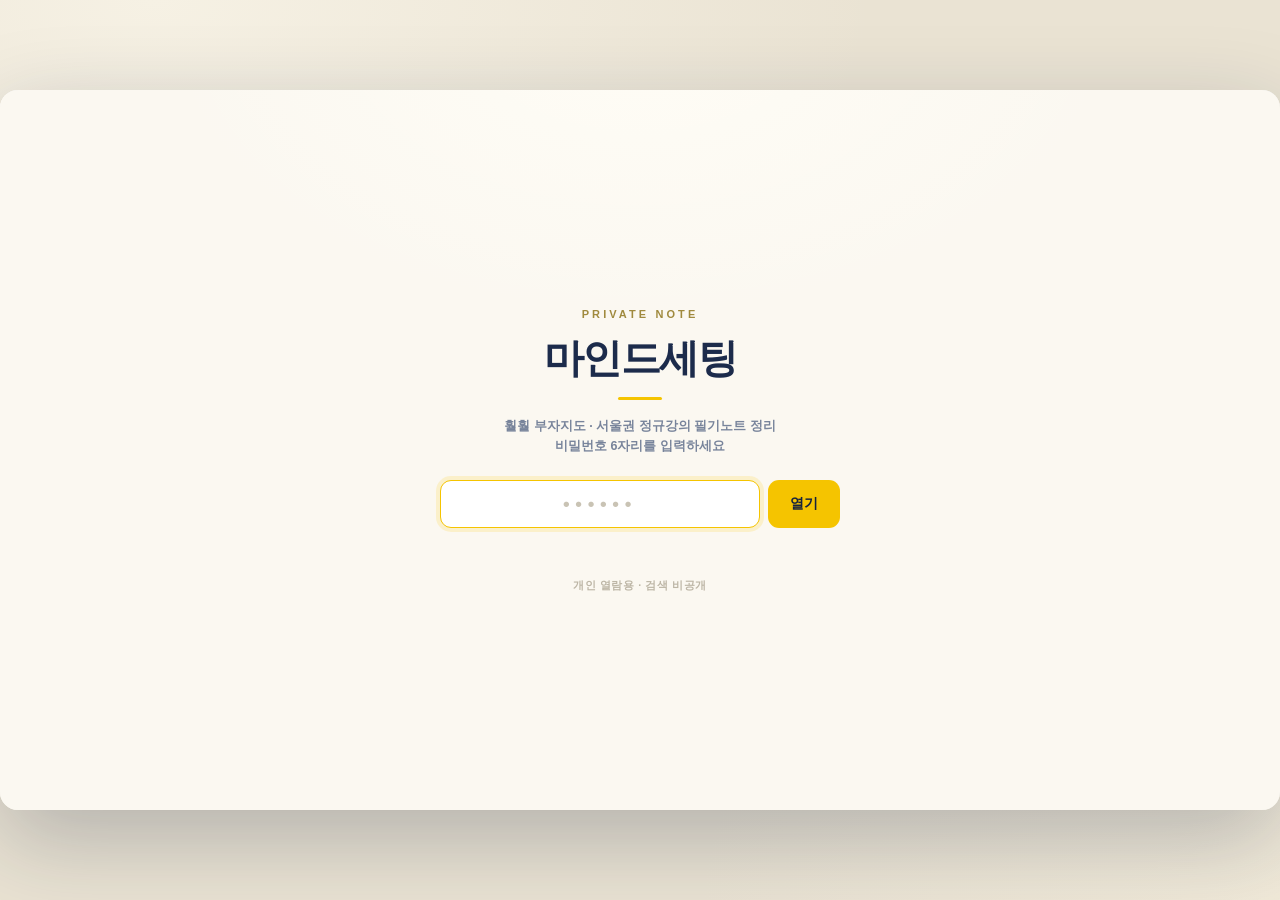
<file: mindset/index.html>
<!DOCTYPE html>
<html lang="ko">
<head>
<meta charset="utf-8">
<meta name="viewport" content="width=device-width, initial-scale=1, viewport-fit=cover">
<meta name="robots" content="noindex, nofollow, noarchive, noimageindex">
<meta name="referrer" content="no-referrer">
<meta name="theme-color" content="#1C2B4B">
<title>마인드세팅 · 부자지도 서울권 정규강의</title>
<link rel="icon" href="data:image/svg+xml,%3Csvg xmlns='http://www.w3.org/2000/svg' viewBox='0 0 32 32'%3E%3Crect width='32' height='32' rx='8' fill='%231C2B4B'/%3E%3Ccircle cx='16' cy='16' r='6' fill='%23F5C400'/%3E%3C/svg%3E">
<style>
:root{
  --ink:#1C2B4B; --ink2:#35476B; --muted:#78849B;
  --gold:#F5C400; --gold-deep:#E0A800; --gold-soft:#FFF8D6; --gold-line:#F0E1A4;
  --paper:#FBF8F1; --card:#FFFFFF; --line:#E7DFCB; --line2:#F1EBDB;
  --navy:#16233E; --navy2:#22314F;
  --scale:1;
  --pad-x:56px;
}
*{box-sizing:border-box;-webkit-tap-highlight-color:transparent}
html,body{margin:0;padding:0;height:100%}
body{
  background:#E9E2D2;
  color:var(--ink);
  font-family:'Noto Sans CJK KR','Noto Sans KR','Apple SD Gothic Neo','Malgun Gothic','Helvetica Neue',Arial,sans-serif;
  -webkit-font-smoothing:antialiased;
  overflow:hidden;
  word-break:keep-all;
  line-height:1.5;
}
.viewport{
  position:fixed;inset:0;
  background:
    radial-gradient(1200px 700px at 12% 0%, #F6F1E4 0%, rgba(246,241,228,0) 60%),
    radial-gradient(900px 600px at 100% 100%, #F1EAD9 0%, rgba(241,234,217,0) 65%),
    #EAE3D3;
  overflow:hidden;
}
.stage{
  position:absolute; left:50%; top:50%;
  width:1280px; height:720px;
  transform:translate(-50%,-50%) scale(var(--scale));
  transform-origin:center center;
  background:var(--paper);
  border-radius:18px;
  box-shadow:0 30px 90px rgba(22,35,62,.26), 0 2px 0 rgba(255,255,255,.7) inset;
  overflow:hidden;
  touch-action:pan-y;
}
.stage::before{
  content:"";position:absolute;inset:0;pointer-events:none;
  background-image:radial-gradient(rgba(28,43,75,.055) 1px, transparent 1px);
  background-size:22px 22px;
  background-position:-1px -1px;
  opacity:.5;
}


/* faint slide number (desktop) */
@media (min-width: 861px){
  .slide::after{
    content:attr(data-num);
    position:absolute;top:26px;right:40px;
    font-size:86px;font-weight:900;line-height:1;letter-spacing:-.05em;
    color:rgba(28,43,75,.055);pointer-events:none;user-select:none;
  }
}

/* cover */
.cover-wrap{flex:1;display:grid;grid-template-columns:1.5fr .5fr;gap:44px;align-items:center;margin:-10px 0 0}
.cover-left{min-width:0}
.cover-index{border-left:1px solid var(--line);padding-left:26px;display:flex;flex-direction:column;gap:9px}
.ci-head{font-size:10.5px;font-weight:900;letter-spacing:.2em;color:#A08A3E;margin:0 0 6px;text-transform:uppercase}
.ci{display:flex;gap:10px;text-decoration:none;color:inherit;padding:8px 9px;border-radius:9px;transition:background .18s}
.ci:hover{background:#F7F2E2}
.ci .n{font-size:11px;font-weight:900;color:#B9A56A;font-variant-numeric:tabular-nums;padding-top:2px}
.ci b{display:block;font-size:13px;font-weight:900;color:var(--ink);letter-spacing:-.01em;line-height:1.35}
.ci em{display:block;font-style:normal;font-size:11px;color:var(--muted);font-weight:600;margin-top:1px;line-height:1.4}
.ci-foot{font-size:10.5px;color:#BDB6A6;font-weight:700;letter-spacing:.02em;margin:10px 0 0;padding-left:9px}

/* ---------- slides ---------- */
.slide{
  position:absolute;inset:0;
  display:flex;flex-direction:column;
  padding:42px var(--pad-x) 62px;
  opacity:0;visibility:hidden;transform:translateX(26px);
  transition:opacity .34s ease, transform .42s cubic-bezier(.22,.7,.3,1), visibility .34s;
}
.slide.active{opacity:1;visibility:visible;transform:none;z-index:2}
.slide.left{transform:translateX(-26px)}

.s-head{flex:0 0 auto;margin-bottom:18px}
.kicker{display:flex;align-items:center;gap:10px;font-size:12px;font-weight:800;letter-spacing:.16em;color:var(--muted);text-transform:uppercase;margin:0}
.kicker b{background:var(--ink);color:#fff;border-radius:5px;padding:3px 7px;letter-spacing:.08em;font-size:11px}
.kicker .part{color:var(--muted);font-weight:700;letter-spacing:.14em}
h2{
  font-size:37px;line-height:1.24;letter-spacing:-.025em;font-weight:900;
  margin:9px 0 0;color:var(--ink);
}
h2 .hl{background:linear-gradient(to top, var(--gold-soft) 44%, rgba(255,248,214,0) 44%);padding:0 2px}
h2 .gold{color:#B98A00}
.lede{font-size:16px;line-height:1.62;color:var(--ink2);margin:9px 0 0;max-width:1080px}
.lede b{color:var(--ink);font-weight:800}

.body{flex:1 1 auto;min-height:0;display:flex;flex-direction:column;justify-content:center;gap:12px}
.foot{
  flex:0 0 auto;display:flex;justify-content:space-between;gap:20px;align-items:baseline;
  font-size:11.5px;color:var(--muted);padding-top:9px;margin-top:auto;
  border-top:1px solid rgba(28,43,75,.07);
}
.foot .src{letter-spacing:.02em}
.foot .msg{font-weight:700;color:var(--ink2)}

/* ---------- building blocks ---------- */
.grid{display:grid;gap:12px}
.g2{grid-template-columns:repeat(2,minmax(0,1fr))}
.g3{grid-template-columns:repeat(3,minmax(0,1fr))}
.g4{grid-template-columns:repeat(4,minmax(0,1fr))}
.g23{grid-template-columns:1.15fr .85fr}
.g32{grid-template-columns:.85fr 1.15fr}

.card{
  background:var(--card);border:1px solid var(--line);border-radius:13px;
  padding:14px 16px;display:flex;flex-direction:column;gap:5px;min-width:0;
  justify-content:center;
}
.card h3{margin:0;font-size:15px;font-weight:900;letter-spacing:-.015em;color:var(--ink);display:flex;align-items:baseline;gap:7px}
.card p{margin:0;font-size:13.2px;line-height:1.56;color:var(--ink2)}
.card p b{color:var(--ink);font-weight:800}
.card .taga{font-size:10.5px;font-weight:800;color:#9A7600;background:var(--gold-soft);border:1px solid var(--gold-line);border-radius:20px;padding:2px 7px;letter-spacing:.02em;align-self:flex-start}
.card.soft{background:#FEFCF4;border-color:var(--line)}
.card.gold{background:var(--gold-soft);border-color:var(--gold-line)}
.card.dark{background:var(--navy);border-color:var(--navy);color:#fff}
.card.dark h3{color:#fff}
.card.dark p{color:rgba(255,255,255,.78)}
.card.dark .taga{background:rgba(245,196,0,.16);border-color:rgba(245,196,0,.35);color:#FFD84D}
.card.tight{padding:12px 14px}

.callout{
  display:flex;gap:11px;align-items:flex-start;
  background:var(--gold-soft);border-left:4px solid var(--gold);
  border-radius:0 11px 11px 0;padding:11px 15px;
  font-size:14.6px;font-weight:800;line-height:1.5;color:#3A3218;
}
.callout .ic{color:#B98A00;font-weight:900}
.callout.dark{background:var(--navy);color:#FDFBF4;border-left-color:var(--gold)}
.callout.dark .ic{color:var(--gold)}
.callout.plain{background:#fff;border-left-color:var(--navy);color:var(--ink);font-weight:700}

.quote{font-size:17px;font-weight:800;line-height:1.45;color:var(--ink);letter-spacing:-.02em}
.quote::before{content:"“";color:var(--gold-deep);font-weight:900}
.quote::after{content:"”";color:var(--gold-deep);font-weight:900}

.stat{background:#fff;border:1px solid var(--line);border-radius:13px;padding:13px 15px;display:flex;flex-direction:column;gap:2px}
.stat .v{font-size:31px;font-weight:900;letter-spacing:-.03em;line-height:1.12;color:var(--ink);font-variant-numeric:tabular-nums}
.stat .v small{font-size:15px;font-weight:800;margin-left:2px;color:var(--ink2)}
.stat .k{font-size:11.5px;font-weight:800;color:#9A7600;letter-spacing:.02em}
.stat .d{font-size:12.2px;color:var(--muted);line-height:1.45;margin-top:2px}
.stat.gold{background:var(--gold-soft);border-color:var(--gold-line)}
.stat.navy{background:var(--navy);border-color:var(--navy)}
.stat.navy .v{color:#fff}
.stat.navy .k{color:var(--gold)}
.stat.navy .d{color:rgba(255,255,255,.7)}

ul.bul{margin:0;padding:0;list-style:none;display:flex;flex-direction:column;gap:5px}
ul.bul li{position:relative;padding-left:12px;font-size:13.2px;line-height:1.55;color:var(--ink2)}
ul.bul li::before{content:"";position:absolute;left:0;top:.62em;width:5px;height:5px;border-radius:50%;background:var(--gold)}
ul.bul li b{color:var(--ink);font-weight:800}
ul.bul.tight li{font-size:12.6px}

ol.num{margin:0;padding:0;list-style:none;display:flex;flex-direction:column;gap:7px}
ol.num li{display:flex;gap:9px;font-size:13.2px;line-height:1.5;color:var(--ink2)}
ol.num li .n{flex:0 0 auto;width:20px;height:20px;border-radius:50%;background:var(--ink);color:#fff;font-size:11px;font-weight:800;display:grid;place-items:center;margin-top:1px}
ol.num li b{color:var(--ink);font-weight:800}

.tablewrap{background:#fff;border:1px solid var(--line);border-radius:13px;overflow:hidden}
table.tbl{width:100%;border-collapse:collapse;font-size:13px}
table.tbl th{
  background:#F7F2E2;color:var(--ink);font-weight:900;font-size:11.5px;letter-spacing:.05em;
  text-align:left;padding:9px 13px;border-bottom:1px solid var(--line);white-space:nowrap;
}
table.tbl td{padding:10px 13px;border-bottom:1px solid var(--line2);vertical-align:middle;line-height:1.45;color:var(--ink2)}
table.tbl tr:last-child td{border-bottom:0}
table.tbl td b{color:var(--ink);font-weight:800}
table.tbl td.n{font-variant-numeric:tabular-nums;font-weight:800;color:var(--ink);white-space:nowrap}
table.tbl td.hi{background:#FFFCEB}
table.tbl .sub{display:block;font-size:11px;color:var(--muted);font-weight:600;margin-top:1px}

.chips{display:flex;flex-wrap:wrap;gap:6px}
.chip{font-size:12px;font-weight:700;padding:5px 10px;border-radius:20px;background:#fff;border:1px solid var(--line);color:var(--ink2);white-space:nowrap}
.chip.gold{background:var(--gold-soft);border-color:var(--gold-line);color:#6E5400;font-weight:800}
.chip.navy{background:var(--navy);border-color:var(--navy);color:#fff;font-weight:800}
.chip.lite{background:#F7F3E7;border-color:#EDE5D2;color:var(--muted)}

.flow{display:flex;align-items:stretch;gap:8px}
.flow .node{flex:1;background:#fff;border:1px solid var(--line);border-radius:11px;padding:10px 12px;text-align:center}
.flow .node b{display:block;font-size:13.5px;font-weight:900;color:var(--ink);margin-bottom:2px}
.flow .node span{font-size:11.5px;color:var(--muted);line-height:1.4;display:block}
.flow .arw{align-self:center;color:var(--gold-deep);font-weight:900;font-size:16px;flex:0 0 auto}

/* ladder */
.ladder{display:flex;flex-direction:column;gap:5px}
.rung{display:flex;align-items:center;gap:10px;border-radius:9px;padding:8px 12px;color:#fff;font-weight:900;font-size:14px;letter-spacing:-.01em}
.rung small{margin-left:auto;font-size:11px;font-weight:700;opacity:.85;letter-spacing:.02em}
.r1{background:var(--navy)}
.r2{background:#3A4E77}
.r3{background:#5C6E93}
.r4{background:#8593B0}
.r5{background:#AFB9CC;color:#22314F}

/* timeline */
.timeline{position:relative;display:grid;grid-template-columns:repeat(6,1fr);gap:0;padding-top:26px}
.timeline::before{content:"";position:absolute;left:2%;right:2%;top:34px;height:2px;background:linear-gradient(90deg,rgba(28,43,75,.15),var(--gold),rgba(28,43,75,.15))}
.tl{position:relative;padding:0 7px;text-align:center}
.tl .dot{width:13px;height:13px;border-radius:50%;background:#fff;border:3px solid var(--ink);margin:0 auto 10px;position:relative;z-index:2}
.tl.hot .dot{background:var(--gold);border-color:var(--gold-deep);box-shadow:0 0 0 4px rgba(245,196,0,.22)}
.tl .yr{font-size:12px;font-weight:900;color:#9A7600;letter-spacing:.04em}
.tl .tt{font-size:13px;font-weight:900;color:var(--ink);line-height:1.35;margin:3px 0 3px}
.tl .dd{font-size:11.5px;color:var(--muted);line-height:1.42}

/* ---------- HUD ---------- */
.topbar{position:absolute;top:0;left:0;right:0;height:4px;background:rgba(28,43,75,.07);z-index:6}
.topbar i{display:block;height:100%;width:0;background:linear-gradient(90deg,var(--gold),var(--gold-deep));transition:width .35s ease}
.hud{
  position:absolute;left:0;right:0;bottom:0;height:56px;z-index:7;
  display:flex;align-items:center;justify-content:space-between;
  padding:0 20px;pointer-events:none;
}
.hud > *{pointer-events:auto}
.btn{
  appearance:none;border:1px solid var(--line);background:rgba(255,255,255,.86);
  color:var(--ink);font-family:inherit;font-size:12.5px;font-weight:800;letter-spacing:.02em;
  border-radius:20px;padding:7px 14px;cursor:pointer;display:inline-flex;align-items:center;gap:6px;
  transition:background .18s,border-color .18s,transform .12s;
  backdrop-filter:blur(6px);
}
.btn:hover{background:#fff;border-color:var(--gold-line)}
.btn:active{transform:scale(.97)}
.btn.ghost{background:transparent;border-color:transparent;color:var(--muted)}
.pager{display:flex;align-items:center;gap:8px;font-size:12.5px;color:var(--muted);font-variant-numeric:tabular-nums;font-weight:700}
.pager b{color:var(--ink);font-size:14px;font-weight:900}
.pager .bar{width:70px;height:3px;border-radius:3px;background:rgba(28,43,75,.12);overflow:hidden}
.pager .bar i{display:block;height:100%;background:var(--ink);width:0;transition:width .3s}
.brandmini{font-size:11px;letter-spacing:.16em;color:var(--muted);font-weight:800;text-transform:uppercase}

.edge{
  position:absolute;top:50%;transform:translateY(-50%);z-index:7;
  width:38px;height:38px;border-radius:50%;border:1px solid var(--line);
  background:rgba(255,255,255,.9);color:var(--ink);font-size:20px;line-height:1;
  display:grid;place-items:center;cursor:pointer;font-family:inherit;
  box-shadow:0 4px 14px rgba(22,35,62,.08);transition:background .18s,transform .12s;
}
.edge:hover{background:#fff}
.edge:active{transform:translateY(-50%) scale(.94)}
.edge.prev{left:9px;padding-right:2px}
.edge.next{right:9px;padding-left:2px}
.edge[disabled]{opacity:.28;cursor:default}

/* ---------- TOC ---------- */
.scrim{position:absolute;inset:0;background:rgba(22,35,62,.34);opacity:0;visibility:hidden;transition:opacity .28s,visibility .28s;z-index:8;border-radius:18px}
.scrim.on{opacity:1;visibility:visible}
.toc{
  position:absolute;top:0;right:0;bottom:0;width:372px;max-width:88%;
  background:#FEFCF6;border-left:1px solid var(--line);z-index:9;
  transform:translateX(102%);transition:transform .34s cubic-bezier(.22,.7,.3,1);
  display:flex;flex-direction:column;box-shadow:-20px 0 50px rgba(22,35,62,.14);
}
.toc.on{transform:none}
.toc-head{display:flex;align-items:center;justify-content:space-between;padding:20px 20px 12px;border-bottom:1px solid var(--line2)}
.toc-head p{margin:0;font-size:13px;font-weight:900;letter-spacing:.14em;color:var(--ink);text-transform:uppercase}
.toc-list{flex:1;overflow-y:auto;padding:10px 12px 22px;margin:0;list-style:none}
.toc-list li{margin:0}
.toc-item{
  display:flex;align-items:baseline;gap:10px;width:100%;text-align:left;
  border:0;background:transparent;font-family:inherit;cursor:pointer;
  padding:9px 10px;border-radius:9px;color:var(--ink2);
}
.toc-item:hover{background:#F6F1E3}
.toc-item.on{background:var(--gold-soft)}
.toc-item .no{font-size:11px;font-weight:900;color:var(--muted);min-width:20px;font-variant-numeric:tabular-nums}
.toc-item.on .no{color:#8A6A00}
.toc-item .tt{font-size:13.5px;font-weight:800;color:var(--ink);line-height:1.35;letter-spacing:-.01em}
.toc-item .pt{display:block;font-size:10.5px;font-weight:700;color:var(--muted);letter-spacing:.1em;margin-bottom:1px}

/* ---------- lock ---------- */
.lock{
  position:absolute;inset:0;z-index:30;display:grid;place-items:center;
  background:
    radial-gradient(800px 500px at 50% -10%, #FFFDF6 0%, rgba(255,253,246,0) 60%),
    var(--paper);
  transition:opacity .45s ease, visibility .45s;
}
.lock.hide{opacity:0;visibility:hidden}
.lock-card{width:400px;max-width:86vw;text-align:center}
.lock-kicker{font-size:11px;font-weight:900;letter-spacing:.28em;color:#A08A3E;margin:0 0 12px}
.lock-title{font-size:40px;font-weight:900;letter-spacing:-.035em;margin:0;color:var(--ink);line-height:1.15}
.lock-rule{width:44px;height:3px;background:var(--gold);border-radius:2px;margin:16px auto}
.lock-sub{font-size:12.5px;line-height:1.6;color:var(--muted);margin:0 0 24px;font-weight:600}
.lock-field{display:flex;gap:8px;align-items:stretch;justify-content:center}
.lock input{
  flex:1;min-width:0;font-family:inherit;font-size:19px;font-weight:800;letter-spacing:.42em;text-align:center;
  padding:12px 8px;border:1px solid var(--line);border-radius:11px;background:#fff;color:var(--ink);
  outline:none;transition:border-color .18s,box-shadow .18s;
}
.lock input::placeholder{color:#C9C3B4;letter-spacing:.3em}
.lock input:focus{border-color:var(--gold);box-shadow:0 0 0 4px rgba(245,196,0,.16)}
.lock button{
  flex:0 0 auto;font-family:inherit;font-size:13.5px;font-weight:900;color:var(--navy);
  background:var(--gold);border:0;border-radius:11px;padding:0 22px;cursor:pointer;transition:filter .18s;
}
.lock button:hover{filter:brightness(.96)}
.lock .err{min-height:18px;margin:12px 0 0;font-size:12px;font-weight:800;color:#B4453C;letter-spacing:.01em}
.lock-note{margin:20px 0 0;font-size:10.5px;color:#BDB6A6;letter-spacing:.06em;font-weight:700}
.shake{animation:shake .38s cubic-bezier(.36,.07,.19,.97)}
@keyframes shake{10%,90%{transform:translateX(-1px)}20%,80%{transform:translateX(2px)}30%,50%,70%{transform:translateX(-5px)}40%,60%{transform:translateX(5px)}}

/* ---------- mobile ---------- */
@media (max-width:860px){
  .stage{
    left:0;top:0;width:100vw;height:100vh;height:100dvh;
    transform:none;border-radius:0;box-shadow:none;
    touch-action:pan-y;
  }
  .stage::before{background-size:18px 18px;opacity:.4}
  :root{--pad-x:18px}
  .slide{padding:calc(20px + env(safe-area-inset-top)) 18px calc(74px + env(safe-area-inset-bottom))}
  .s-head{margin-bottom:12px}
  .kicker{font-size:10px;letter-spacing:.12em;gap:7px}
  .kicker b{font-size:9.5px;padding:2px 5px}
  h2{font-size:24px;line-height:1.28;margin-top:7px}
  .lede{font-size:13px;line-height:1.58;margin-top:7px}
  .body{gap:9px}
  .grid{gap:9px}
  .g2,.g3,.g4,.g23,.g32{grid-template-columns:1fr}
  .card{padding:12px 13px;border-radius:11px}
  .card h3{font-size:14px}
  .card p{font-size:12.6px;line-height:1.55}
  .callout{font-size:13px;padding:10px 12px;border-left-width:3px}
  .stat .v{font-size:26px}
  .stat .d{font-size:11.6px}
  .quote{font-size:15px}
  .foot{font-size:10px;gap:10px;flex-direction:column;align-items:flex-start}
  .foot .msg{align-order:0}
  .flow{flex-direction:column}
  .flow .arw{transform:rotate(90deg)}
  .timeline{grid-template-columns:1fr;padding-top:0;gap:0}
  .timeline::before{left:6px;right:auto;top:6px;bottom:6px;width:2px;height:auto;background:linear-gradient(180deg,rgba(28,43,75,.15),var(--gold),rgba(28,43,75,.15))}
  .tl{display:grid;grid-template-columns:16px 1fr;column-gap:10px;text-align:left;padding:0 0 12px 0}
  .tl .dot{grid-row:1/span 3;margin:3px auto 0;width:11px;height:11px;border-width:2px}
  .tl .yr{font-size:11px}
  .tl .tt{font-size:13px;margin:1px 0 1px}
  .tl .dd{font-size:11.4px}
  .tablewrap{overflow-x:auto;-webkit-overflow-scrolling:touch}
  table.tbl{min-width:520px;font-size:12px}
  table.tbl th{font-size:10.5px;padding:8px 10px}
  table.tbl td{padding:9px 10px}
  .body{overflow-y:auto;overscroll-behavior:contain;padding-bottom:4px;padding-right:2px;justify-content:flex-start}
  .body::-webkit-scrollbar{width:3px}
  .body::-webkit-scrollbar-thumb{background:rgba(28,43,75,.16);border-radius:3px}
  .hud{height:64px;padding:0 12px calc(env(safe-area-inset-bottom) * .5) 12px}
  .brandmini{display:none}
  .edge{display:none}
  .pager .bar{width:44px}
  .btn{font-size:12px;padding:6px 12px}
  .toc{width:86%;border-radius:0}
  .toc-list{padding-bottom:30px}
  .cover-wrap{grid-template-columns:1fr;gap:0;margin-top:0}
  .cover-index{display:none}
  .cover-left h2{font-size:44px!important}
  .lock-card{max-width:88vw}
  .lock-title{font-size:30px}
  .lock input{font-size:17px;letter-spacing:.34em}
  .scrim,.toc{border-radius:0}
}
@media (max-width:390px){
  h2{font-size:22px}
  :root{--pad-x:15px}
}

@media (prefers-reduced-motion:reduce){
  .slide,.toc,.scrim,.lock{transition:none}
}

/* ---------- print ---------- */
@media print{
  @page{size:A4 landscape;margin:0}
  body{overflow:visible;background:#fff}
  .viewport{position:static;background:#fff;display:block}
  .stage{position:static;transform:none!important;width:100%;height:auto;box-shadow:none;border-radius:0;overflow:visible}
  .slide{position:relative!important;inset:auto;opacity:1!important;visibility:visible!important;transform:none!important;
         height:720px;page-break-after:always;break-after:page;padding:38px 48px 50px}
  .slide:last-child{page-break-after:auto}
  .topbar,.hud,.edge,.toc,.scrim,.lock{display:none!important}
  .stage::before{display:none}
}
</style>
</head>
<body>

<div class="viewport" id="viewport">
  <div class="stage" id="stage">

    <!-- ============ 01 COVER ============ -->
    <section class="slide" data-title="표지 · 마인드세팅" data-part="표지">
      <div class="cover-wrap">
        <div class="cover-left">
          <p class="kicker" style="color:#9A7600"><b style="background:var(--gold);color:#22314F">2024</b><span class="part">훨훨 부자지도 · 서울권 정규강의</span></p>
          <h2 style="font-size:78px;line-height:1.02;letter-spacing:-.05em;margin:18px 0 0">마인드<span class="gold">세팅</span></h2>
          <div style="width:64px;height:5px;background:var(--gold);border-radius:3px;margin:24px 0 18px"></div>
          <p class="lede" style="font-size:18px;max-width:700px">40페이지 필기노트를 <b>16장</b>으로 다시 읽기.<br>강의를 듣고, 임장을 가고, 복습하라 — 서울이 눈에 안 들어올 수가 없다.</p>
          <p class="quote" style="margin:24px 0 0;font-size:21px">언제 살까? 보다 무엇을, 어떻게 살까?</p>
          <div class="chips" style="margin-top:26px">
            <span class="chip navy">서울</span>
            <span class="chip gold">신축 · 설인경</span>
            <span class="chip">10년 · 세 번의 갈아타기</span>
            <span class="chip lite">원문 2024.07.01</span>
          </div>
        </div>
        <aside class="cover-index">
          <p class="ci-head">이 덱의 세 문장</p>
          <a class="ci" href="#s2"><span class="n">02</span><span><b>사야 할 집은 정해져 있다</b><em>심플한 원칙 · 서울 · 설인경</em></span></a>
          <a class="ci" href="#s9"><span class="n">09</span><span><b>10년에 세 번, 타고 오른다</b><em>2억에서 70억 펜트까지</em></span></a>
          <a class="ci" href="#s16"><span class="n">16</span><span><b>찐똘 두 채 + 월 천만원</b><em>10년 플랜과 체크리스트</em></span></a>
          <p class="ci-foot">전체 16장 · ☰ 목차로 바로 이동</p>
        </aside>
      </div>
      <div class="foot" style="border-top-color:rgba(28,43,75,.1)">
        <span class="src">필기노트 40p 원문 전체 정리 · 세은 님 열람용</span>
        <span class="msg">← → · 스와이프로 넘기기</span>
      </div>
    </section>

    <!-- ============ 02 ============ -->
    <section class="slide" data-title="결론: 사야 할 집은 정해져 있다" data-part="프레임">
      <div class="s-head">
        <p class="kicker"><b>01</b><span class="part">프레임</span></p>
        <h2>부동산은 진짜 심플하다 — <span class="hl">사야 할 집은 정해져 있다</span></h2>
        <p class="lede">어렵게 생각하지 말고, 누구나 아는 <b>대표성을 띄는 아파트</b>를 예산에 맞춰 <b>급지를 바꿔가며</b> 사면 된다.</p>
      </div>
      <div class="body">
        <div class="grid g3">
          <div class="card"><h3>서울부터 시작</h3><p>지방부터 시작하지 말고 <b>수요가 많은 설인경</b>에서 매수. 첫 집이라면 더더욱 그렇다.</p></div>
          <div class="card"><h3>설인경</h3><p><b>서울 · 역세권 · 신축 · 대단지.</b> 뭘 사야 하는지는 정해져 있다 — 비싸고 좋은 APT.</p></div>
          <div class="card"><h3>서울엔 신축이 없다</h3><p>아파트 지을 땅이 없다. <b>신축 품귀 · 금리인하 · 전세가 상승 · 매매수요 증가</b>가 겹쳤다.</p></div>
          <div class="card"><h3>대표성</h3><p>틈새단지는 사지 마라. 급지를 조금 낮추더라도 <b>많은 사람이 후보로 생각하는 선명한 단지</b>가 낫다.</p></div>
          <div class="card"><h3>대단지가 급하게 빠지는 이유</h3><p>하락장에도 거래가 되기 때문. 대부분 <b>상급지 갈아타기용 매도</b>다. 가장 무서운 건 팔고 싶어도 못 파는 것.</p></div>
          <div class="card gold"><h3>한 채 싸움의 시대</h3><p>서울은 전국구 — <b>비규제 · 거주 의무 없음 · 2년 보유 비과세.</b> 9억에 사서 12억까지 보유하면 완전 비과세.</p></div>
        </div>
        <div class="callout"><span class="ic">→</span><span>84가 11~12억이면 59는 9억 정도. 수익률이 높다고 개수를 늘리지 말고, <b>1~2주택으로 좋은 것</b>을 하면 된다.</span></div>
      </div>
      <div class="foot"><span class="src">원문 p.1–2, p.17</span><span class="msg">“한 채를 잘 사는 것으로 충분하다”</span></div>
    </section>

    <!-- ============ 03 ============ -->
    <section class="slide" data-title="왜 서울인가 — 숫자로 보는 판" data-part="판">
      <div class="s-head">
        <p class="kicker"><b>02</b><span class="part">판</span></p>
        <h2>왜 지금 서울인가 — <span class="hl">숫자로 보는 판</span></h2>
        <p class="lede">단기 등락은 있어도 10·20·30년은 오른다. 이 전제를 깔고 <b>무엇을 살지</b>를 공부한다.</p>
      </div>
      <div class="body">
        <div class="grid g4">
          <div class="stat"><span class="k">서울 아파트 평균가</span><span class="v">13<small>억</small></span><span class="d">2021년 전고점 13.8억에 거의 근접</span></div>
          <div class="stat"><span class="k">서울 전세가율</span><span class="v">54.6<small>%</small></span><span class="d">전고점 2016년 71.7% · 60% 넘으면 매수 움직임</span></div>
          <div class="stat"><span class="k">서울 신규공급 중 정비사업</span><span class="v">85~90<small>%</small></span><span class="d">신축은 재개발·재건축에서 나온다</span></div>
          <div class="stat gold"><span class="k">10년 뒤 최소 상승 가정</span><span class="v">2~3<small>배</small></span><span class="d">2014년 대비 지금 이미 2~4배</span></div>
        </div>
        <div class="grid g2">
          <div class="card"><h3>이미 올라온 것</h3><ul class="bul tight">
            <li>하위급지 제외 <b>전고점 95% 이상</b> 회복</li>
            <li>연초 “10~12억 구간이 좋다” 했더니 <b>1~2억 상승</b></li>
            <li>경기 성남·광명 <b>12억</b>도 시장이 받아준다</li>
            <li>장위뉴타운도 <b>12억</b>을 뚫었다 · 9~10억대는 당연히 올랐다</li>
          </ul></div>
          <div class="card"><h3>아직 남은 것</h3><ul class="bul tight">
            <li><b>여의도 · 목동 · 압구정 · 성수 · 한남</b> 다 남아있다</li>
            <li>갈아타기 <b>세 번</b>이면 가고 싶은 곳에 닿는다</li>
            <li>파도를 타고 있어야 다음 파도를 탄다 (구리 · 강동 · 잠실)</li>
            <li>고점을 빨리 회복한 단지가 미래가치도 좋다</li>
          </ul></div>
        </div>
      </div>
      <div class="foot"><span class="src">원문 p.2, p.5, p.21, p.33</span><span class="msg">시장에 참여해야 파도를 탄다</span></div>
    </section>

    <!-- ============ 04 ============ -->
    <section class="slide" data-title="시기를 버리고, 두 질문만" data-part="프레임">
      <div class="s-head">
        <p class="kicker"><b>03</b><span class="part">프레임</span></p>
        <h2>시기를 판단하지 마라 — <span class="hl">남는 건 두 질문뿐</span></h2>
        <p class="lede">아무도 저점을 모른다. 데이터 분석 전문가조차. 내가 제어할 수 있는 <b>입지력</b>과 <b>대출력</b>에 집중한다.</p>
      </div>
      <div class="body">
        <div class="grid g2">
          <div class="card" style="border-color:#EDD9D5;background:#FDF8F7">
            <h3 style="color:#9C4A3E">버릴 질문</h3>
            <ul class="bul tight">
              <li>“언제 사요? 보던 아파트가 벌써 1억 올랐어요”</li>
              <li>저점·상투 맞추기 — <b>판단할 수 없고, 필요도 없다</b></li>
              <li>“저평가된 걸 사세요” — <b>저평가는 없다, 저가치만 있다</b></li>
            </ul>
          </div>
          <div class="card gold">
            <h3>남길 질문</h3>
            <ul class="bul tight">
              <li><b>무엇을</b> 살까 — 좋은 상품, 좋은 입지</li>
              <li><b>어떻게</b> 살까 — 대출 세팅, 자본 구조</li>
              <li>내가 <b>준비됐을 때</b> — 공부 + 자본 + 대출 가능</li>
            </ul>
          </div>
        </div>
        <div class="grid g3">
          <div class="card tight"><h3>입지력</h3><p>어떤 것을 살지 선택하는 힘. 급지표·상품·세팅값을 비교하는 눈.</p></div>
          <div class="card tight"><h3>대출력</h3><p>어떤 방법으로 살지. <b>대출을 알면 입지가 달라진다.</b></p></div>
          <div class="card tight"><h3>시간</h3><p>2년 · 4년 · 6년 보유. 10년을 버티는 게 아니라 <b>타고 밟고 올라간다.</b></p></div>
        </div>
        <div class="callout dark"><span class="ic">!</span><span>3개월 후에 떨어지더라도 <b>10년 후에 올라 있을 집</b>을 산다. 좋은 집은 살 수 있을 때 사는 것.</span></div>
      </div>
      <div class="foot"><span class="src">원문 p.1, p.12–13</span><span class="msg">2024년은 2034년에게 기회다</span></div>
    </section>

    <!-- ============ 05 ============ -->
    <section class="slide" data-title="서울 급지표" data-part="판">
      <div class="s-head">
        <p class="kicker"><b>04</b><span class="part">판</span></p>
        <h2>기본은 <span class="hl">서울 급지 순위</span>를 알고 있는 것</h2>
        <p class="lede">2024년 6월 기준. 급지를 바꿔가며 그 안에서 가장 좋은 단지를 사는 것이 기본 세팅이다.</p>
      </div>
      <div class="body">
        <div class="grid g32">
          <div>
            <div class="ladder">
              <div class="rung r1">강서용송<small>항상 상위</small></div>
              <div class="rung r2">성양광마<small>성동 · 양천 · 광진 · 마포</small></div>
              <div class="rung r3">영종강중동<small>영등포 · 종로 · 강동 · 중랑 · 동작</small></div>
              <div class="rung r4">서강동은성관노<small>서대문 · 강북 · 동대문 · 은평 · 성북 · 관악 · 노원</small></div>
              <div class="rung r5">구중금강도<small>구로 · 중구 · 금천 · 강서 · 도봉</small></div>
            </div>
            <p style="font-size:11.5px;color:var(--muted);margin:8px 0 0;line-height:1.5">항상 상위 <b>강서용송</b> / 항상 중간 <b>중구</b> / 항상 하위 <b>노도강금관구 + 중랑</b></p>
          </div>
          <div style="display:flex;flex-direction:column;gap:10px">
            <div class="card tight"><h3>경기 아파트 BIG 5</h3>
              <div class="chips" style="margin-top:4px">
                <span class="chip gold">과천</span><span class="chip gold">성남(분당·수정)</span><span class="chip gold">하남</span><span class="chip gold">광명</span><span class="chip gold">안양(동안)</span>
              </div>
            </div>
            <div class="card tight"><h3>인천</h3>
              <div class="chips" style="margin-top:4px"><span class="chip">연수구(송도)</span><span class="chip">서구 일대</span></div>
              <p style="margin-top:6px;font-size:12px">원문 표기 “청가루검” — 서구 내 주요 생활권 묶음</p>
            </div>
            <div class="callout plain" style="font-size:13px"><span class="ic">✓</span><span>서울 하위 vs 경기 상위는 <b>지역 대 지역</b>이 아니라 <b>물건 대 물건</b>으로 비교한다. 첫 집은 아무리 못해도 경기 BIG5 아래로 내려오지 말 것. <b>그런데 지금은 서울 할 때다.</b></span></div>
          </div>
        </div>
      </div>
      <div class="foot"><span class="src">원문 p.3</span><span class="msg">급지를 바꿔가며 대표단지를 산다</span></div>
    </section>

    <!-- ============ 06 ============ -->
    <section class="slide" data-title="같은 20억, 다른 세팅값" data-part="상품">
      <div class="s-head">
        <p class="kicker"><b>05</b><span class="part">상품</span></p>
        <h2>같은 20억, <span class="hl">완전히 다른 세팅값</span></h2>
        <p class="lede">세팅값 = 전세가(무이자 레버리지) + 대출 + 자기자본. 같은 값이라도 <b>내 돈이 5억이냐 18억이냐</b>가 전부를 바꾼다.</p>
      </div>
      <div class="body">
        <div class="tablewrap">
          <table class="tbl">
            <thead><tr><th>단지</th><th>유형</th><th>전세</th><th>대출</th><th>자기자본</th><th>합계</th><th>읽는 법</th></tr></thead>
            <tbody>
              <tr>
                <td><b>헬리오시티</b></td><td>신축 · 등기<span class="sub">송파 · 대단지</span></td>
                <td class="n">10.0</td><td class="n">후순위 5.0</td><td class="n hi">5.0</td><td class="n">20.0</td>
                <td>자가 5억으로 20억 자산 · <b>전세가가 레버리지</b></td>
              </tr>
              <tr>
                <td><b>올림픽파크포레온</b></td><td>입주권 · 미등기<span class="sub">둔촌주공</span></td>
                <td class="n">—</td><td class="n">이주비 2.0</td><td class="n hi">18.0</td><td class="n">20.0</td>
                <td>전세를 못 끼니 <b>자기자본이 커진다</b></td>
              </tr>
              <tr>
                <td><b>올림픽선수촌</b></td><td>재건축<span class="sub">기축 · 대단지</span></td>
                <td class="n">7.0</td><td class="n">—</td><td class="n hi">13.0</td><td class="n">20.0</td>
                <td>전세 7억이 <b>자본 부담을 덜어준다</b></td>
              </tr>
            </tbody>
          </table>
        </div>
        <div class="grid g3">
          <div class="card tight"><h3>세팅값이 곧 수익률</h3><p>같은 20억이라도 내 돈은 5억~18억. <b>전세가 높은 단지</b>가 무이자 레버리지를 준다.</p></div>
          <div class="card tight"><h3>입히기 어려우면 놓아준다</h3><p>세팅값을 입히기 어려운 단지는 미련 없이 버리고, <b>내 세팅이 되는 물건</b>을 찾는다.</p></div>
          <div class="card tight"><h3>비교는 매물로</h3><p>쌍둥이 단지 앞에서 고민하지 말고 <b>매매가 · 전세가 · 매전갭 · 동향층</b>으로 비교.</p></div>
        </div>
      </div>
      <div class="foot"><span class="src">원문 p.2 · 단위 억원 · 합계는 전세+대출+자기자본 단순 합(원문은 자기자본만 표기)</span><span class="msg">부동산은 비교의 학문</span></div>
    </section>

    <!-- ============ 07 ============ -->
    <section class="slide" data-title="생초갭투 — 3.3억으로 16.5억" data-part="자금">
      <div class="s-head">
        <p class="kicker"><b>06</b><span class="part">자금</span></p>
        <h2>생초는 진짜 큰 혜택 — <span class="hl">3.3억으로 16.5억</span></h2>
        <p class="lede">1금융권 최대 6억, 집값 제한 없음. <b>호흡은 2년·4년으로 짧게</b>, 세입자가 있을 때 판다.</p>
      </div>
      <div class="body">
        <div class="grid g32">
          <div class="card dark">
            <span class="taga">실전 예시 · 센트라스</span>
            <h3 style="font-size:16px">매매 16.5억 갭투자</h3>
            <div style="display:grid;grid-template-columns:1fr 1fr;gap:6px 12px;margin-top:8px;font-size:13px;color:rgba(255,255,255,.9)">
              <span>매매가 <b style="color:#fff">16.5</b></span><span>전세가 <b style="color:#fff">10.0</b></span>
              <span>대출 <b style="color:#fff">3.2</b></span><span>자기자본 <b style="color:var(--gold)">3.3</b></span>
            </div>
            <p style="margin-top:10px;font-size:12.5px;color:rgba(255,255,255,.8)">이자 120만 + 실거주 80만 = 월 200만 → <b style="color:#fff">2년 5,000만원</b><br>그 사이 자본차익 <b style="color:var(--gold)">5,000만원 이상</b></p>
          </div>
          <div class="tablewrap">
            <table class="tbl">
              <thead><tr><th>가격대</th><th>자기자본</th><th>대출</th><th>전세</th><th>결과</th></tr></thead>
              <tbody>
                <tr><td><b>11~13억</b><span class="sub">가장 많이 하는 구간</span></td><td class="n">2~3</td><td class="n">2~3</td><td class="n">6~7</td><td>4년 뒤 상급지 갈아타기</td></tr>
                <tr><td><b>59 · 9억대</b><span class="sub">1억으로 시작</span></td><td class="n">1</td><td class="n">2</td><td class="n">6</td><td>4년 보유 → <b>12억</b> (3억 비과세)</td></tr>
              </tbody>
            </table>
          </div>
        </div>
        <div class="grid g4">
          <div class="card tight"><h3>짧은 호흡</h3><p>2년 뒤 안 오르면 4년. <b>세입자 나가기 전에</b> 파는 게 가장 좋다.</p></div>
          <div class="card tight"><h3>중하위급지 신축</h3><p>입주물량 많은 곳도 OK. <b>전세 1~2억 싸게</b> 사면 다 나간다.</p></div>
          <div class="card tight"><h3>금호 · 고덕</h3><p>2024 상반기 많이 했다. 2억이면 20평대 2배, <b>3억이면 30평대 3배</b>.</p></div>
          <div class="card gold tight"><h3>혼인신고 전 각각</h3><p>부부가 각자 생초를 쓰는 게 <b>가장 큰 세팅</b>. 순서를 설계하라.</p></div>
        </div>
      </div>
      <div class="foot"><span class="src">원문 p.7, p.17, p.22</span><span class="msg">2억을 모으는 것보다 2억을 빌리는 게 낫다</span></div>
    </section>

    <!-- ============ 08 ============ -->
    <section class="slide" data-title="뿌리자산 = 베이스캠프" data-part="자금">
      <div class="s-head">
        <p class="kicker"><b>07</b><span class="part">자금</span></p>
        <h2>첫 집은 <span class="hl">뿌리자산</span> — 두 번째 집이 여기서 나온다</h2>
        <p class="lede">자산의 볼륨(케파)을 높일 수 있는 뿌리자산을 만들어라. 내가 빼 쓴 돈은 내가 갚는 게 아니라 <b>집이 갚는다.</b></p>
      </div>
      <div class="body">
        <div class="flow">
          <div class="node"><b>첫 집</b><span>예산 안에서 가장 좋은 집<br>예선전</span></div>
          <span class="arw">→</span>
          <div class="node" style="background:var(--gold-soft);border-color:var(--gold-line)"><b>뿌리자산</b><span>베이스캠프 · 본좌 · ATM<br>비빌 언덕 · 투자금</span></div>
          <span class="arw">→</span>
          <div class="node"><b>2호기</b><span>1채 더 갭투 · 관리처분 입주권<br>상급지 갈아타기</span></div>
          <span class="arw">→</span>
          <div class="node"><b>자산의 볼륨</b><span>84 = 30억<br>펜트 = 70억</span></div>
        </div>
        <div class="grid g2">
          <div class="card"><h3>15억 서신대 → 8년 후 25억</h3><ul class="bul tight">
            <li>매도 후 <b>28억</b>으로 갈아타기</li>
            <li>담보가치로 <b>재개발(대체주택)</b> 취득</li>
            <li>담보가치로 <b>서신대 한 채 더</b></li>
            <li>목표: 찐똘 아파트 1 + 찐똘 재건축 1 = <b>2채로 비과세 세팅 완료</b></li>
          </ul></div>
          <div class="card" style="border-color:#EDD9D5;background:#FDF8F7">
            <h3 style="color:#9C4A3E">이해만 하고, 하지 말 것</h3>
            <p style="margin-bottom:4px">10억 집 → 7.5억 대출 → 2.5억 잼으로 3채 → 순식간에 40억 자산가. <b>로직은 이해하되 실행하지 않는다.</b></p>
            <ul class="bul tight">
              <li>12억 대출이자 감당 불가</li>
              <li>같은 10억대 매물 여러 개 보유</li>
              <li>하락기에 가장 먼저 무너지는 구조</li>
            </ul>
          </div>
        </div>
      </div>
      <div class="foot"><span class="src">원문 p.3, p.7</span><span class="msg">좋은 상품 + 부동산 삼각편대(정책·대출·세금)</span></div>
    </section>

    <!-- ============ 09 ============ -->
    <section class="slide" data-title="10년, 세 번의 갈아타기" data-part="사례">
      <div class="s-head">
        <p class="kicker"><b>08</b><span class="part">사례</span></p>
        <h2>10년, 세 번의 갈아타기 — <span class="hl">70억 펜트하우스까지</span></h2>
        <p class="lede">씨를 뿌린 게 아니라 <b>레버리지로 묘목을 심었다</b>(매매 2억 · 대출 2억). 38세에 시작해 10년.</p>
      </div>
      <div class="body">
        <div class="timeline">
          <div class="tl"><div class="dot"></div><div class="yr">2014</div><div class="tt">강남보금자리</div><div class="dd">매매 2억 · 대출 2억<br>무피 투자 · 첫 집</div></div>
          <div class="tl"><div class="dot"></div><div class="yr">2016</div><div class="tt">전세 6억</div><div class="dd">비닐하우스로 복귀<br>6억으로 경매·택지 도전</div></div>
          <div class="tl"><div class="dot"></div><div class="yr">2017</div><div class="tt">잠실 미성</div><div class="dd">9억 재건축 매수<br>경매 2등 후 즉시 매수</div></div>
          <div class="tl"><div class="dot"></div><div class="yr">2017</div><div class="tt">고덕그라시움</div><div class="dd">8억 분양권<br>공무원 외출 중 줍줍</div></div>
          <div class="tl"><div class="dot"></div><div class="yr">2018</div><div class="tt">공무원 사직</div><div class="dd">부동산 집중<br>자기성장·자본성장</div></div>
          <div class="tl hot"><div class="dot"></div><div class="yr">2024</div><div class="tt">잠실래미안아이파크</div><div class="dd">80평대 펜트하우스<br>70억 입성</div></div>
        </div>
        <div class="grid g3">
          <div class="stat"><span class="k">권리가액</span><span class="v">10<small>억</small></span><span class="d">조합원분양가 30억 · 순위 444 / 1,200</span></div>
          <div class="stat"><span class="k">펜트 배정 경쟁</span><span class="v">14<small>/5,000</small></span><span class="d">단층이 아닌 <b>틈새 복층 펜트</b>를 노렸다</span></div>
          <div class="stat navy"><span class="k">그 사이</span><span class="v">+10<small>억</small></span><span class="d">고덕그라시움 8억 → 감정 14억 → 18억, 하락기 13억 매도 후 둔촌주공 갈아타기(자본수익 10억)</span></div>
        </div>
        <div class="callout"><span class="ic">→</span><span>청약도 ABC가 아니라 <b>EF만</b> 노렸다. 매 순간 최선의 선택을 고민하고, <b>방법이 없는지</b>를 계속 물었다.</span></div>
      </div>
      <div class="foot"><span class="src">원문 p.14–15</span><span class="msg">70억짜리 ATM 기계가 생긴 것이다</span></div>
    </section>

    <!-- ============ 10 ============ -->
    <section class="slide" data-title="서신대 vs 재개발·재건축" data-part="상품">
      <div class="s-head">
        <p class="kicker"><b>09</b><span class="part">상품</span></p>
        <h2>서신대가 기본, <span class="hl">재재는 비교해서 고른다</span></h2>
        <p class="lede">“누가 더 좋아?”가 아니라 <b>“그래서 나랑 뭐가 잘 맞아?”</b> — 상품이 아니라 내 자본과 상황에 맞춰 판단한다.</p>
      </div>
      <div class="body">
        <div class="grid g2">
          <div class="card"><h3>서신대 (서울·신축·대단지)</h3><ul class="bul tight">
            <li>기축은 <b>모멘텀이 약하다</b> — 자본이 적을수록 신축에서 빠르게</li>
            <li>소규모는 거래량이 적어 <b>하락기에 안 팔린다</b></li>
            <li>세팅값을 잘 입힐 수 있다 — <b>전세가가 높은 단지</b></li>
            <li>입주 2~4년차: 커뮤니티·엘베호출·드랍오프존·수영장·카페·독서실</li>
            <li>자본이 부족한 첫 집은 <b>서신대가 가장 좋다</b></li>
          </ul></div>
          <div class="card"><h3>재개발 · 재건축</h3><ul class="bul tight">
            <li>서울 신규공급의 <b>85~90%</b>가 정비사업</li>
            <li><b>조합원분양가 10억 시대</b> (송파 15억, 잠실주공5 25억)</li>
            <li>초투가 낮다 · 대신 <b>시간을 투입</b>한다</li>
            <li>입주 시 인근 단지 대비 <b>퀀텀점프</b></li>
            <li>재개발 15~25년(평균 20년), <b>관리처분 → 입주 6~8년</b></li>
          </ul></div>
        </div>
        <div class="grid g2">
          <div class="card gold tight"><h3>행당7 푸르지오써밋 vs 서리자</h3><p>84는 일반분양이 없어 <b>입주권으로만</b> 가능. 실거주자이고 돈이 있다면 <b>행당7</b>(입주권 매수 후 실거주), 레버리지가 필요하면 <b>서리자</b>.</p></div>
          <div class="card tight"><h3>판단 기준</h3><p>재개발은 <b>초투가 싸거나 총매가가 싸거나</b> 둘 중 하나는 싸야 한다. 아니면 <b>그냥 신축</b>으로 가라. 지금은 대체로 신축이 유리.</p></div>
        </div>
      </div>
      <div class="foot"><span class="src">원문 p.4–6, p.12, p.25</span><span class="msg">콩이 구르는 것과 수박이 구르는 것은 다르다</span></div>
    </section>

    <!-- ============ 11 ============ -->
    <section class="slide" data-title="정비사업 읽는 법" data-part="상품">
      <div class="s-head">
        <p class="kicker"><b>10</b><span class="part">상품</span></p>
        <h2>정비사업 <span class="hl">읽는 법</span> — 용어와 5단계</h2>
        <p class="lede">불편하고 복잡하더라도 재건축·재개발은 알고 넘어가야 한다. 지역의 판이 여기서 바뀐다.</p>
      </div>
      <div class="body">
        <div class="grid g2">
          <div class="card"><h3>두 개의 총액</h3>
            <p><b>조피총</b> = 조합원분양가 + 프리미엄<br><b>매추총</b> = 은집(기존집) 매매가 + 추가분담금</p>
            <p style="margin-top:4px">조합원분양가가 높으면 <b>초투가 낮다</b>. 프리미엄은 <b>단계마다 오른다.</b></p>
          </div>
          <div class="card gold"><h3>매물 수치 읽기 (실예시)</h3>
            <p style="display:flex;gap:12px;flex-wrap:wrap;font-variant-numeric:tabular-nums">
              <span>공주가 <b>1.27</b></span><span>감평예상 <b>1.52</b></span><span>프리미엄 <b>1.48</b></span><span>매매가 <b>3.0</b></span><span style="color:#8A6A00">초투 <b>2.7</b></span>
            </p>
            <p style="margin-top:4px">사시 전이면 감정가가 없어 <b>추정</b>해야 한다. 단위 억원.</p>
          </div>
        </div>
        <div class="grid g23">
          <div class="card"><h3>원픽 찾는 5단계</h3>
            <ol class="num" style="margin-top:2px">
              <li><span class="n">1</span><span><b>정비구역 확인</b> — 아실 · 부자지도</span></li>
              <li><span class="n">2</span><span><b>물건 검색</b> — 네이버부동산 (피 얼마 붙었나)</span></li>
              <li><span class="n">3</span><span><b>감정가 · 프리미엄 · 분담금 · 총매가</b> 확인</span></li>
              <li><span class="n">4</span><span><b>임장</b> — 부동산 최소 2곳</span></li>
              <li><span class="n">5</span><span><b>인근 신축과 비교</b> → 다른 지역·다른 상품과 비교</span></li>
            </ol>
          </div>
          <div class="card" style="border-color:#EDD9D5;background:#FDF8F7">
            <h3 style="color:#9C4A3E">뚜껑 (무허가 주택)</h3>
            <ul class="bul tight">
              <li>권리가액이 낮고 <b>프리미엄만</b> 붙어 있다 → <b>초투가 적다</b></li>
              <li>신림 1구역 · 상계 1·2구역에 많다</li>
              <li>감정가 0.1억 + 프리미엄 3.5억 → <b>1천만원 증여</b>로 10년 뒤 15억 아파트</li>
              <li>대신 나중에 <b>분담금을 많이</b> 낸다</li>
            </ul>
          </div>
        </div>
      </div>
      <div class="foot"><span class="src">원문 p.5, p.18, p.20, p.35–36</span><span class="msg">나중에는 설인경이 한 판으로 보인다</span></div>
    </section>

    <!-- ============ 12 ============ -->
    <section class="slide" data-title="규제와 함정" data-part="판">
      <div class="s-head">
        <p class="kicker"><b>11</b><span class="part">판</span></p>
        <h2>규제와 함정 — <span class="hl">들어가기 전에 알고 들어간다</span></h2>
        <p class="lede">하락기에는 재개발 물건이 제일 많이 떨어진다. 규제를 모르면 초투가 아니라 <b>손절</b>이 된다.</p>
      </div>
      <div class="body">
        <div class="grid g2">
          <div class="card"><h3>토지거래허가구역 · 실거주 2년</h3>
            <p><b>압목여성 · 잠삼대청</b> — 세팅값 입히기 어렵다. 집 있고 돈 있는 사람의 영역.</p>
            <p><b>신통기획</b>은 토허 + 실거주 의무, <b>모아타운</b>은 토허 X → 갭투 가능. 3080·공공재개발은 어렵다.</p>
          </div>
          <div class="card"><h3>투기과열지구 조합원 지위양도 제한</h3>
            <p style="margin-bottom:4px">강남3구 + 용산 · 조합설립인가 이후:</p>
            <ul class="bul tight">
              <li><b>5년 이상 거주 + 10년 이상 보유 + 1주택자</b></li>
              <li>그래서 압구정 현대·잠실주공5·은마 같은 물건이 <b>안 나온다</b></li>
              <li>단 인가 후 <b>3년 내 사시를 못 받으면</b> 제한이 일시 해제된다</li>
            </ul>
          </div>
        </div>
        <div class="grid g2">
          <div class="card tight"><h3>다주택자라면</h3><p><b>철거된 물건</b>을 사는 게 맞다. 취득세·보유세 계산이 달라진다.</p></div>
          <div class="card tight"><h3>무주택자라면</h3><p><b>미철거 물건</b>이 낫다 — 1~3% 취득세. 무주택자가 입주권부터 하면 할 수 있는 게 없다.</p></div>
        </div>
        <div class="callout dark"><span class="ic">!</span><span>지금은 규제가 조금 완화돼 <b>관리처분인가 후 재개발도 거래</b>된다. 다만 “판이 바뀐다”고 꼭 지금 들어갈 필요는 없다 — 기회는 순환하며 계속 나온다.</span></div>
      </div>
      <div class="foot"><span class="src">원문 p.9, p.19–20</span><span class="msg">급지를 높이는 게 먼저다</span></div>
    </section>

    <!-- ============ 13 ============ -->
    <section class="slide" data-title="서울 뉴타운 순위와 12억대" data-part="상품">
      <div class="s-head">
        <p class="kicker"><b>12</b><span class="part">상품</span></p>
        <h2>지금 손에 잡히는 <span class="hl">뉴타운 순위</span>와 12억대</h2>
        <p class="lede">길음역 > 이문휘경 > 가재울·수색증산 > 장위. 자본이 없으면 장위, 있으면 이문휘경 분양권·입주권.</p>
      </div>
      <div class="body">
        <div class="ladder">
          <div class="rung r1">길음역<small>한 채로 할 수 있는 게 너무 많다</small></div>
          <div class="rung r2">이문휘경<small>장위 + 1 = 휘경 · 2025년 입주물량 몰림</small></div>
          <div class="rung r3">가재울 · 수색증산<small>아직 한바퀴 안 돌았다 · 디센자 15억</small></div>
          <div class="rung r4">장위<small>24,000세대 · 가장 크고 가장 싸다</small></div>
        </div>
        <div class="grid g3">
          <div class="card tight"><h3>장위</h3><p>동북선(왕십리 직결, 2026 하반기 목표) · 광운대 GTX-C · 북서울꿈의숲. <b>6구역 12억</b> — 지금 사서 2년 뒤 매도면 개통 후.</p></div>
          <div class="card tight"><h3>이문휘경</h3><p>입주물량이 몰리면 <b>전세가는 보합·하락</b>, 매매가는 상승 가능. “2025년에 문 닫으면” 이후가 기회.</p></div>
          <div class="card tight"><h3>12억대 비교</h3>
            <div class="chips" style="margin-top:3px"><span class="chip">중랑 사센아</span><span class="chip">관악 이편한세상서울대입구</span><span class="chip">금천 롯데캐슬</span><span class="chip">가재울 파크뷰자이</span><span class="chip">신정 목센아 11억</span></div>
          </div>
        </div>
        <div class="grid g2">
          <div class="card gold tight"><h3>20억 클럽</h3><div class="chips" style="margin-top:3px"><span class="chip gold">마포 신축</span><span class="chip gold">옥수</span><span class="chip gold">경희궁자이</span><span class="chip gold">둔주</span><span class="chip gold">서리자</span><span class="chip gold">헬리오</span><span class="chip gold">고덕그라시움</span><span class="chip gold">성수 기축</span><span class="chip gold">흑석·노량진</span></div></div>
          <div class="card tight"><h3>서울 4대 녹지축</h3><p>마포(노을·하늘공원) · 송파(올림픽공원) · 성북(북서울꿈의숲) · 성수(서울숲)</p></div>
        </div>
      </div>
      <div class="foot"><span class="src">원문 p.13, p.20, p.22</span><span class="msg">서울 12억 이하는 조금 유의해서 볼 것</span></div>
    </section>

    <!-- ============ 14 ============ -->
    <section class="slide" data-title="대출 전략" data-part="자금">
      <div class="s-head">
        <p class="kicker"><b>13</b><span class="part">자금</span></p>
        <h2>대출은 <span class="hl">해줄 때 받는다</span></h2>
        <p class="lede">대출을 알면 입지가 달라진다. 단, <b>이자를 감당할 현금흐름</b>이 없으면 대출은 무기가 아니라 족쇄.</p>
      </div>
      <div class="body">
        <div class="grid g2">
          <div class="card"><h3>추가담보대출 (추담대)</h3><ul class="bul tight">
            <li><b>DSR을 보지 않는다</b> · 집값의 75%까지</li>
            <li>집값의 <b>25%만 있으면</b> 집을 사는 것과 같은 효과</li>
            <li>이자만 낸다 · 원금은 나중에 · <b>번거롭다</b></li>
            <li>“번거로운 걸 해야 돈이 된다”</li>
          </ul></div>
          <div class="card"><h3>생초 · 실거주</h3><ul class="bul tight">
            <li>1금융권 <b>최대 6억</b>, 집값 제한 없음</li>
            <li>실거주는 70%까지 가능하나 현실적으로 어렵다</li>
            <li>이자 <b>2~4년치를 대출 통장에</b> 미리 받아두는 방법</li>
            <li>동일 날짜에 전세 + 대출은 이제 어렵다 → <b>대출 먼저</b></li>
          </ul></div>
        </div>
        <div class="grid g3">
          <div class="stat"><span class="k">대출 10억 · 연 5%</span><span class="v">5,000<small>만원/년</small></span><span class="d">이만큼의 사업소득을 만들어야 한다</span></div>
          <div class="stat"><span class="k">월 현금흐름 목표</span><span class="v">100~1,000<small>만원</small></span><span class="d">10억 아파트에서도 300만원은 가능</span></div>
          <div class="stat gold"><span class="k">대출 규모 결정</span><span class="v">3<small>단계</small></span><span class="d">자기자본 분석 → 지출 통제 → 원리금 상환 능력</span></div>
        </div>
        <div class="callout"><span class="ic">!</span><span>상승기에는 금액이 부족할 때 급지를 낮추기보다 <b>평형을 낮추는 전략</b>을 쓴다. 자신의 그릇과 담력만큼만 산다.</span></div>
      </div>
      <div class="foot"><span class="src">원문 p.7–8, p.17, p.22, p.29</span><span class="msg">대출은 무조건 집이 갚아준다 — 단, 버틸 현금흐름이 있을 때</span></div>
    </section>

    <!-- ============ 15 ============ -->
    <section class="slide" data-title="임장과 브리핑" data-part="실행">
      <div class="s-head">
        <p class="kicker"><b>14</b><span class="part">실행</span></p>
        <h2>임장은 <span class="hl">짧게, 밀도 있게</span> — 그리고 부동산에 들어간다</h2>
        <p class="lede">많이 걷는다고 되는 게 아니다. <b>브리핑을 받아내고 정리</b>해야 내 실력이 된다.</p>
      </div>
      <div class="body">
        <div class="grid g3">
          <div class="card"><h3>분양권 · 입주권</h3><ul class="bul tight" style="font-size:12.2px">
            <li>“분양권에 관심이 있는데요”</li>
            <li>전매가 언제 풀리나요?</li>
            <li>지금 계약 중인가요?</li>
            <li>프리미엄이 얼마 형성됐나요?</li>
            <li>실거주하고 싶은데요 → 방문예약</li>
          </ul></div>
          <div class="card"><h3>재개발 · 재건축</h3><ul class="bul tight" style="font-size:12.2px">
            <li>이주비 얼마나 나갔어요?</li>
            <li>프리미엄 얼마예요?</li>
            <li>이주비대출은 얼마 나왔나요?</li>
            <li>그럼 초투가 00이겠네요?</li>
            <li>평형신청·동호수 추첨은 했나요?</li>
          </ul></div>
          <div class="card gold"><h3>브리핑 이끌기</h3><ul class="bul tight" style="font-size:12.2px">
            <li>“네이버에서 보고 왔는데 이 매물 있나요?”</li>
            <li>“그거 너무 비싼데 혹시 옆단지는요?”</li>
            <li>“초투가 낮은 매물이 있나요?”</li>
            <li><b>단지부터 시작</b>해 슬금슬금 확장</li>
          </ul></div>
        </div>
        <div class="grid g3">
          <div class="card tight"><h3>하지 말 것</h3><p>부동산에서 <b>호재를 묻는 건 부린</b>. 실거주자는 호재라는 말을 쓰지 않는다. 사장님 말에 반박하지 말고 듣고 와라.</p></div>
          <div class="card tight"><h3>임장노트</h3><p>매매 · 전세 · 호가를 그 자리에서 기록. 아실·호갱노노 실거래까지. <b>몰아서 하지 말고 자주.</b></p></div>
          <div class="card tight"><h3>호가는 거짓말</h3><p>하락기엔 호가보다 싼 물건, 상승기엔 더 비싼 물건이 있다. <b>그래서 부동산을 가봐야 한다.</b></p></div>
        </div>
      </div>
      <div class="foot"><span class="src">원문 p.6, p.10–11, p.37</span><span class="msg">부동산 문 여는 것만 두려워하지 않으면 된다</span></div>
    </section>

    <!-- ============ 16 ============ -->
    <section class="slide" data-title="10년 플랜과 체크리스트" data-part="실행">
      <div class="s-head">
        <p class="kicker"><b>15</b><span class="part">실행</span></p>
        <h2>10년 안에 <span class="hl">찐똘 두 채 + 월 천만원</span></h2>
        <p class="lede">아파트(뼈대) + 현금흐름(살). 뼈대를 세우고 살을 붙이기를 반복한다. 부동산은 목표가 아니라 <b>수단</b>이다.</p>
      </div>
      <div class="body">
        <div class="grid g23">
          <div class="card gold">
            <h3 style="font-size:16px">10년 플랜</h3>
            <p style="font-size:13.5px;line-height:1.6">찐똘 아파트 <b>1</b> + 찐똘 재건축 <b>1</b><br>→ 여기서 <b>월 현금흐름 1,000만원</b><br>→ 그 위에 건물·사업으로 확장</p>
            <p style="margin-top:6px;font-size:12px">“찐똘 두 채 있어도 천만원 못 꺼내면 삶이 피폐해진다”</p>
          </div>
          <div class="card">
            <h3>이번 달 체크리스트</h3>
            <ol class="num" style="margin-top:2px">
              <li><span class="n">1</span><span>내 <b>종잣돈 · 최대대출 · 원리금 상환능력</b> 숫자로 확정</span></li>
              <li><span class="n">2</span><span>서울 <b>급지표</b> 외우고, 지금 내가 갈 수 있는 급지 1개 정하기</span></li>
              <li><span class="n">3</span><span><b>12억대 3단지</b> 매매·전세·매전갭 비교표 만들기</span></li>
              <li><span class="n">4</span><span>뉴타운 1곳 <b>임장 + 부동산 2곳</b> 브리핑 받기</span></li>
              <li><span class="n">5</span><span>생초·추담대 <b>내 조건</b>으로 가능한지 확인 (혼인신고 전 각각)</span></li>
              <li><span class="n">6</span><span>청약통장 <b>월 25만원</b>으로 올리기 · 자녀 명의도</span></li>
            </ol>
          </div>
        </div>
        <div class="grid g3">
          <div class="card tight"><h3>첫 집은 예선전</h3><p>첫 집 이후의 <b>얼개</b>가 10년 후를 결정한다.</p></div>
          <div class="card tight"><h3>공부 안 됐으면 사지 마라</h3><p>아웃풋을 내야 한다. 스스로 판단할 수 있을 때 산다.</p></div>
          <div class="card tight"><h3>내가 사는 곳은 3대에</h3><p>좋은 환경을 자녀에게 노출시키는 것도 <b>유산</b>이다.</p></div>
        </div>
        <div class="callout dark" style="justify-content:center"><span class="ic">→</span><span>오늘 이후 가장 빠른 날은 <b>오늘</b>. 강의를 더 듣지 말고, 한 장 들고 현장에 나가라.</span></div>
      </div>
      <div class="foot"><span class="src">원문 p.38–40</span><span class="msg">이 수업이 시작이고, 이제 자습이다</span></div>
    </section>

    <!-- HUD -->
    <div class="topbar"><i id="topProgress"></i></div>

    <button class="edge prev" id="edgePrev" aria-label="이전 슬라이드">‹</button>
    <button class="edge next" id="edgeNext" aria-label="다음 슬라이드">›</button>

    <div class="hud">
      <button class="btn" id="tocBtn" aria-haspopup="dialog" aria-controls="toc">☰ 목차</button>
      <div class="pager">
        <button class="btn ghost" id="prevBtn" aria-label="이전">‹</button>
        <span><b id="curNum">1</b> / <span id="totNum">16</span></span>
        <div class="bar"><i id="barFill"></i></div>
        <button class="btn ghost" id="nextBtn" aria-label="다음">›</button>
      </div>
      <span class="brandmini">훨훨 부자지도 · 2024</span>
    </div>

    <!-- TOC -->
    <div class="scrim" id="scrim"></div>
    <aside class="toc" id="toc" role="dialog" aria-modal="true" aria-label="목차">
      <div class="toc-head">
        <p>목차 · 16</p>
        <button class="btn ghost" id="tocClose" aria-label="목차 닫기">닫기 ✕</button>
      </div>
      <ol class="toc-list" id="tocList"></ol>
    </aside>

    <!-- LOCK -->
    <div class="lock" id="lock">
      <form class="lock-card" id="lockForm" autocomplete="off">
        <p class="lock-kicker">PRIVATE NOTE</p>
        <h1 class="lock-title">마인드세팅</h1>
        <div class="lock-rule"></div>
        <p class="lock-sub">훨훨 부자지도 · 서울권 정규강의 필기노트 정리<br>비밀번호 6자리를 입력하세요</p>
        <div class="lock-field">
          <input id="pw" type="password" inputmode="numeric" pattern="[0-9]*" maxlength="12" placeholder="••••••" aria-label="비밀번호" autocomplete="off" autocapitalize="off" spellcheck="false">
          <button type="submit">열기</button>
        </div>
        <p class="err" id="err" role="alert"></p>
        <p class="lock-note">개인 열람용 · 검색 비공개</p>
      </form>
    </div>

  </div>
</div>

<script>
(function(){
  'use strict';

  /* ---------- gate ---------- */
  var GATE_SALT = 'bujamap-deck::';
  var GATE_HASH = '9577d271b254eb531d737a32226b94dfeca62a90b1ed50bdc274f49560f45a0e';
  var STORE_KEY = 'bujamap.deck.open.v1';

  function digest(str){
    if (window.crypto && window.crypto.subtle && window.crypto.subtle.digest){
      return window.crypto.subtle.digest('SHA-256', new TextEncoder().encode(str))
        .then(function(buf){
          var b = new Uint8Array(buf), out = '';
          for (var i=0;i<b.length;i++){ out += ('00'+b[i].toString(16)).slice(-2); }
          return out;
        });
    }
    return Promise.resolve(null);
  }

  var lock = document.getElementById('lock');
  var lockForm = document.getElementById('lockForm');
  var pw = document.getElementById('pw');
  var err = document.getElementById('err');

  function saved(){
    try {
      if (/[?&]relock(=1)?(&|$)/.test(location.search)) { localStorage.removeItem(STORE_KEY); return false; }
      return localStorage.getItem(STORE_KEY) === '1';
    } catch(e){ return false; }
  }
  function remember(){
    try { localStorage.setItem(STORE_KEY, '1'); } catch(e){}
    try { sessionStorage.setItem(STORE_KEY, '1'); } catch(e){}
  }

  function openDeck(){
    lock.classList.add('hide');
    document.body.classList.add('unlocked');
    setTimeout(function(){ lock.setAttribute('aria-hidden','true'); }, 500);
    go(initialIndex(), true);
    buildToc();
  }

  lockForm.addEventListener('submit', function(ev){
    ev.preventDefault();
    var val = (pw.value || '').replace(/\s+/g,'');
    if (!val){ err.textContent = '비밀번호를 입력해 주세요.'; return; }
    digest(GATE_SALT + val).then(function(h){
      var ok = (h === GATE_HASH) || (h === null && val === '261213');
      if (ok){
        err.textContent = '';
        remember();
        openDeck();
      } else {
        err.textContent = '비밀번호가 맞지 않습니다.';
        pw.value = '';
        lockForm.classList.remove('shake');
        void lockForm.offsetWidth;
        lockForm.classList.add('shake');
        pw.focus();
      }
    });
  });

  /* ---------- deck ---------- */
  var stage = document.getElementById('stage');
  var slides = Array.prototype.slice.call(document.querySelectorAll('.slide'));
  var total = slides.length;
  var index = 0;
  var toc = document.getElementById('toc');
  var scrim = document.getElementById('scrim');
  var tocList = document.getElementById('tocList');
  var curNum = document.getElementById('curNum');
  var totNum = document.getElementById('totNum');
  var barFill = document.getElementById('barFill');
  var topProgress = document.getElementById('topProgress');
  var edgePrev = document.getElementById('edgePrev');
  var edgeNext = document.getElementById('edgeNext');

  totNum.textContent = total;
  slides.forEach(function(s, i){ s.setAttribute('data-num', String(i+1).padStart(2,'0')); });

  function clamp(n){ return Math.max(0, Math.min(total-1, n)); }

  function go(n, instant){
    n = clamp(n);
    var prev = index;
    index = n;
    slides.forEach(function(s, i){
      s.classList.toggle('active', i === n);
      s.classList.toggle('left', i < n);
      s.setAttribute('aria-hidden', i === n ? 'false' : 'true');
      if (i === n){
        var b = s.querySelector('.body');
        if (b) b.scrollTop = 0;
      }
    });
    curNum.textContent = n + 1;
    var pct = ((n + 1) / total) * 100;
    barFill.style.width = pct + '%';
    topProgress.style.width = pct + '%';
    edgePrev.disabled = (n === 0);
    edgeNext.disabled = (n === total - 1);
    Array.prototype.forEach.call(tocList.children, function(li, i){
      li.firstChild.classList.toggle('on', i === n);
      li.firstChild.setAttribute('aria-current', i === n ? 'true' : 'false');
    });
    if (!instant){
      try { history.replaceState(null, '', '#s' + (n + 1)); } catch(e){}
    }
    if (prev !== n){
      try { document.title = (n+1) + ' / ' + total + ' · 마인드세팅'; } catch(e){}
    }
  }

  function initialIndex(){
    var m = /#s(\d+)/.exec(location.hash || '');
    if (m){ return clamp(parseInt(m[1],10) - 1); }
    return 0;
  }

  function buildToc(){
    if (tocList.children.length) return;
    slides.forEach(function(s, i){
      var li = document.createElement('li');
      var b = document.createElement('button');
      b.type = 'button';
      b.className = 'toc-item';
      b.innerHTML = '<span class="no">' + String(i+1).padStart(2,'0') + '</span>' +
                    '<span><span class="pt">' + (s.dataset.part || '') + '</span>' +
                    '<span class="tt">' + (s.dataset.title || ('슬라이드 ' + (i+1))) + '</span></span>';
      b.addEventListener('click', function(){ closeToc(); go(i); });
      li.appendChild(b);
      tocList.appendChild(li);
    });
    var cur = tocList.querySelectorAll('.toc-item')[index];
    if (cur) cur.classList.add('on');
  }

  function openToc(){ buildToc(); toc.classList.add('on'); scrim.classList.add('on'); tocBtn.setAttribute('aria-expanded','true'); }
  function closeToc(){ toc.classList.remove('on'); scrim.classList.remove('on'); tocBtn.setAttribute('aria-expanded','false'); }

  var tocBtn = document.getElementById('tocBtn');
  tocBtn.addEventListener('click', function(){ toc.classList.contains('on') ? closeToc() : openToc(); });
  document.getElementById('tocClose').addEventListener('click', closeToc);
  scrim.addEventListener('click', closeToc);

  document.getElementById('prevBtn').addEventListener('click', function(){ go(index - 1); });
  document.getElementById('nextBtn').addEventListener('click', function(){ go(index + 1); });
  edgePrev.addEventListener('click', function(){ go(index - 1); });
  edgeNext.addEventListener('click', function(){ go(index + 1); });

  document.addEventListener('keydown', function(ev){
    if (lock && !lock.classList.contains('hide')) return;
    var t = ev.target;
    if (t && (t.tagName === 'INPUT' || t.tagName === 'TEXTAREA')) return;
    var k = ev.key;
    if (k === 'Escape'){ closeToc(); return; }
    if (k === 'ArrowRight' || k === 'PageDown' || k === ' ' || k === 'Spacebar'){
      ev.preventDefault(); go(index + 1);
    } else if (k === 'ArrowLeft' || k === 'PageUp'){
      ev.preventDefault(); go(index - 1);
    } else if (k === 'Home'){ ev.preventDefault(); go(0); }
    else if (k === 'End'){ ev.preventDefault(); go(total - 1); }
  });

  /* swipe (pointer events: works for touch + mouse) */
  var sx = 0, sy = 0, tracking = false, t0 = 0;
  stage.addEventListener('pointerdown', function(ev){
    if (ev.pointerType === 'mouse' && ev.button !== 0) return;
    var el = ev.target;
    if (el && el.closest && el.closest('button, a, input, .toc, .hud, .edge')) return;
    sx = ev.clientX; sy = ev.clientY; tracking = true; t0 = Date.now();
  }, {passive:true});

  stage.addEventListener('pointerup', function(ev){
    if (!tracking) return;
    tracking = false;
    var dx = ev.clientX - sx, dy = ev.clientY - sy, dt = Date.now() - t0;
    if (dt > 900) return;
    if (Math.abs(dx) > 52 && Math.abs(dx) > Math.abs(dy) * 1.4){
      dx < 0 ? go(index + 1) : go(index - 1);
    }
  }, {passive:true});

  stage.addEventListener('pointercancel', function(){ tracking = false; }, {passive:true});

  /* resize / fit */
  function fit(){
    var w = window.innerWidth, h = window.innerHeight;
    if (w > 860){
      var s = Math.min(w / 1280, (h - 16) / 720);
      document.documentElement.style.setProperty('--scale', String(Math.max(0.3, s)));
    } else {
      document.documentElement.style.setProperty('--scale', '1');
    }
  }
  window.addEventListener('resize', fit);
  window.addEventListener('orientationchange', function(){ setTimeout(fit, 120); });
  fit();

  window.addEventListener('hashchange', function(){
    var m = /#s(\d+)/.exec(location.hash || '');
    if (m){ var n = clamp(parseInt(m[1],10) - 1); if (n !== index) go(n, true); }
  });

  /* boot: lock or open */
  if (saved()){
    lock.classList.add('hide');
    lock.setAttribute('aria-hidden','true');
    document.body.classList.add('unlocked');
    go(initialIndex(), true);
    buildToc();
  } else {
    setTimeout(function(){ try { pw.focus({preventScroll:true}); } catch(e){ pw.focus(); } }, 400);
  }
})();
</script>
</body>
</html>
</file>
<file: hangul-pdf/styles.css>
/* 세은 한글·PDF — 노란 바탕 · 흰 둥근 카드 · 진남색 포인트 (심플·직관) */
:root{
  --yellow:#FBE049;
  --yellow-deep:#F3D21F;
  --navy:#1B2358;
  --navy-soft:#2B3468;
  --ink:#232A52;
  --muted:#7B819C;
  --line:#E9E9F2;
  --chip:#EEF0F8;
  --red:#E8453C;
  --blue:#4C7BC9;
  --card:#FFFFFF;
}
*{box-sizing:border-box;-webkit-tap-highlight-color:transparent}
[hidden]{display:none !important}
html,body{margin:0;padding:0}
body{
  background:var(--yellow);
  color:var(--ink);
  font-family:'Pretendard','Noto Sans KR','Apple SD Gothic Neo','Malgun Gothic','Helvetica Neue',Arial,sans-serif;
  -webkit-font-smoothing:antialiased;
  line-height:1.5;
  word-break:keep-all;
  min-height:100%;
}
button{font-family:inherit;cursor:pointer;border:0;background:none;color:inherit}
h1,h2,p{margin:0}

/* ================= 입장 잠금 ================= */
.lock{
  position:fixed;inset:0;z-index:60;display:grid;place-items:center;padding:22px;
  background:radial-gradient(120% 90% at 50% 0%, #FFE968 0%, var(--yellow) 55%, #F6D93A 100%);
}
.lock.hide{display:none}
.lock-card{
  width:min(362px,100%);background:var(--card);border-radius:30px;
  padding:26px 22px 20px;text-align:center;
  box-shadow:0 20px 50px rgba(27,35,88,.22), 0 1px 0 rgba(255,255,255,.9) inset;
}
.lock-card.shake{animation:shake .38s}
@keyframes shake{0%,100%{transform:translateX(0)}20%{transform:translateX(-7px)}40%{transform:translateX(7px)}60%{transform:translateX(-4px)}80%{transform:translateX(4px)}}
.lock-emoji{font-size:40px;line-height:1}
.lock-title{font-size:23px;font-weight:900;color:var(--navy);letter-spacing:-.03em;margin-top:6px}
.lock-sub{font-size:12.5px;color:var(--muted);margin-top:5px;font-weight:600}
.lock-badge{
  display:inline-block;margin-top:11px;font-size:11.5px;font-weight:800;color:#6E5A00;
  background:#FFF4BE;border-radius:999px;padding:5px 12px;
}
.lock-dots{display:flex;justify-content:center;gap:11px;margin:18px 0 4px}
.lock-dots i{
  width:13px;height:13px;border-radius:50%;border:2px solid #C9CBE0;background:#fff;
  transition:background .14s, border-color .14s, transform .14s;
}
.lock-dots i.on{background:var(--navy);border-color:var(--navy);transform:scale(1.06)}
.lock-msg{min-height:18px;font-size:12.5px;font-weight:700;color:var(--red);margin:2px 0 8px}
.lock-pad{display:grid;grid-template-columns:repeat(3,1fr);gap:9px}
.lock-key{
  height:54px;border-radius:16px;background:#F4F5FB;color:var(--navy);
  font-size:21px;font-weight:800;transition:transform .08s, background .14s;
}
.lock-key:active{transform:scale(.96);background:#E8EAF6}
.lock-key.ghost{font-size:14px;font-weight:800;background:#FAFAFE;color:#6A7090}
.lock-foot{font-size:11.5px;color:#9AA0B6;margin-top:14px;line-height:1.55;font-weight:600}

/* ================= 앱 공통 ================= */
.app{min-height:100%;padding-bottom:30px}
.top{
  position:sticky;top:0;z-index:20;
  display:flex;align-items:center;justify-content:space-between;gap:12px;
  padding:calc(12px + env(safe-area-inset-top)) 18px 10px;
  background:var(--yellow);
}
.brand{display:flex;align-items:center;gap:9px;min-width:0;flex:0 1 auto}
.brand-ico{width:27px;height:27px;display:block;flex:0 0 auto}
.brand-ico svg{width:100%;height:100%;display:block}
.brand h1{font-size:21px;font-weight:900;color:var(--navy);letter-spacing:-.035em;white-space:nowrap}
.top-btns{display:flex;align-items:center;gap:8px;flex:0 0 auto}
.btn-install{
  display:inline-flex;align-items:center;gap:6px;
  background:var(--navy);color:#fff;font-size:13px;font-weight:800;
  padding:10px 15px;border-radius:999px;box-shadow:0 6px 14px rgba(27,35,88,.22);
  letter-spacing:-.01em;
}
.btn-install:active{transform:translateY(1px)}
.btn-lock{
  width:38px;height:38px;border-radius:50%;background:rgba(255,255,255,.72);
  font-size:15px;display:grid;place-items:center;color:var(--navy);
}
.wrap{width:min(520px,100%);margin:0 auto;padding:2px 16px 0}

.card{background:var(--card);border-radius:26px;box-shadow:0 12px 26px rgba(27,35,88,.10)}
.hero{padding:24px 18px 18px;margin-top:4px}
.hero-title{
  text-align:center;font-size:30px;font-weight:900;color:var(--navy);letter-spacing:-.045em;
  line-height:1.15;
}
.hero-arrow{color:var(--navy);font-weight:900}
.hero-sub{text-align:center;font-size:13.5px;color:#7F859E;font-weight:600;margin-top:9px}

.drop{
  margin-top:18px;border:2px dashed #B9BFD4;border-radius:22px;
  padding:20px 14px 16px;text-align:center;background:#fff;
  transition:border-color .16s, background .16s, transform .12s;
}
.drop.drag{border-color:var(--navy);background:#FFFCE8;transform:scale(1.005)}
.drop-cloud{width:86px;height:auto;display:block;margin:2px auto 6px}
.drop-main{font-size:14.5px;font-weight:700;color:#39406A}
.drop-or{display:flex;align-items:center;justify-content:center;gap:10px;margin:12px 0 10px}
.drop-or span{height:1px;width:56px;background:#E3E4EE}
.drop-or b{font-size:11.5px;font-weight:700;color:#969BB2}
.chips{display:flex;justify-content:center;gap:8px;flex-wrap:wrap}
.chip{
  background:var(--chip);color:var(--navy);font-size:12.5px;font-weight:800;
  padding:7px 14px;border-radius:999px;letter-spacing:.01em;
}
.pick-btn{
  margin-top:14px;width:100%;display:inline-flex;align-items:center;justify-content:center;gap:9px;
  background:var(--navy);color:#fff;font-size:17px;font-weight:900;letter-spacing:-.02em;
  padding:16px 18px;border-radius:15px;box-shadow:0 8px 18px rgba(27,35,88,.20);
}
.pick-btn svg{width:21px;height:21px;color:#fff}
.pick-btn:active{transform:translateY(1px)}
.safe{
  display:flex;align-items:center;justify-content:center;gap:6px;
  font-size:12px;color:#5C6484;font-weight:600;margin-top:14px;
}
.safe svg{width:16px;height:16px;flex:0 0 auto}

.feats{display:grid;grid-template-columns:1fr auto 1fr;align-items:center;padding:16px 10px;margin-top:14px}
.feat{text-align:center;min-width:0}
.feat-art{height:58px;display:grid;place-items:center}
.feat-art svg{height:58px;width:auto}
.feat b{display:block;font-size:14.5px;font-weight:900;color:var(--navy);margin-top:7px;letter-spacing:-.02em}
.feat span{display:block;font-size:11.5px;color:#8A90A8;font-weight:600;margin-top:2px}
.feat-sep{width:1px;height:72px;background:#E7E8F1;margin:0 4px}

.memo-link{text-align:center;margin-top:16px}
.memo-link button{font-size:12.5px;color:#5E6688;font-weight:700;text-decoration:underline;text-underline-offset:3px}
.home-foot{text-align:center;font-size:11px;color:#6E7590;margin-top:10px;line-height:1.55;font-weight:600}

/* ================= 문서 보기 ================= */
.viewer{position:fixed;inset:0;z-index:30;display:flex;flex-direction:column;background:#EEF0F6}
.vtop{
  flex:0 0 auto;display:flex;align-items:center;gap:10px;
  padding:calc(10px + env(safe-area-inset-top)) 14px 10px;background:var(--yellow);
}
.vback{
  width:38px;height:38px;border-radius:50%;background:rgba(255,255,255,.8);
  font-size:19px;font-weight:800;color:var(--navy);display:grid;place-items:center;flex:0 0 auto;
}
.vname{flex:1 1 auto;min-width:0}
.vname b{display:block;font-size:14.5px;font-weight:900;color:var(--navy);letter-spacing:-.02em;
  white-space:nowrap;overflow:hidden;text-overflow:ellipsis}
.vname span{display:block;font-size:11.5px;color:#6A7191;font-weight:700;margin-top:1px}
.vlock{
  width:38px;height:38px;border-radius:50%;background:rgba(255,255,255,.72);
  font-size:15px;display:grid;place-items:center;flex:0 0 auto;
}
.vbar{
  flex:0 0 auto;display:flex;flex-wrap:wrap;align-items:center;gap:8px;
  padding:9px 12px;background:#fff;border-bottom:1px solid #E8E8F1;
}
.vbar-actions{display:flex;gap:8px;flex:1 1 190px;min-width:0}
.act{
  flex:1 1 0;min-width:0;display:inline-flex;align-items:center;justify-content:center;gap:6px;
  background:var(--navy);color:#fff;font-size:13px;font-weight:800;letter-spacing:-.02em;
  padding:11px 10px;border-radius:12px;white-space:nowrap;overflow:hidden;text-overflow:ellipsis;
}
.act:active{transform:translateY(1px)}
.act.off{background:#C9CCDC;box-shadow:none}
.zoom{display:flex;align-items:center;gap:5px;margin-left:auto}
.zoom button{
  min-width:36px;height:36px;padding:0 9px;border-radius:11px;background:#F1F2F9;
  color:var(--navy);font-size:15px;font-weight:900;display:grid;place-items:center;
}
.zoom button:active{background:#E4E6F3}
#zoomFit{font-size:12px;font-weight:800}

.notice{
  flex:0 0 auto;margin:9px 12px 0;padding:10px 13px;border-radius:13px;
  background:#FFF6C9;color:#6B5300;font-size:12px;font-weight:700;line-height:1.5;
  border:1px solid #F4E48C;
}
.notice b{font-weight:900}

.doc-scroll{
  flex:1 1 auto;overflow:auto;-webkit-overflow-scrolling:touch;
  padding:14px 12px 64px;
}
.sheet-wrap{position:relative;margin:0 auto}
.sheet{position:absolute;top:0;left:0;transform-origin:top left}

.page{
  width:100%;min-height:1123px;padding:74px 92px;background:#fff;
  border-radius:5px;box-shadow:0 8px 22px rgba(27,35,88,.14);
  color:#111;font-family:'Noto Serif CJK KR','Batang','Noto Sans KR','Malgun Gothic',serif;
  font-size:13.3px;line-height:1.65;overflow:hidden;
}
.page + .page{margin-top:14px}
.page p{
  margin:0;white-space:pre-wrap;word-break:break-word;overflow-wrap:anywhere;
  min-height:1.2em;
}
.page p.empty{min-height:1.65em}
.page table.t{
  border-collapse:collapse;margin:6px 0;max-width:100%;
  font-family:'Noto Sans KR','Malgun Gothic',sans-serif;font-size:12.5px;
}
.page table.t td,.page table.t th{
  border:1px solid #C7CBD8;padding:4px 6px;vertical-align:top;word-break:break-word;
}
.page table.t p{margin:0;min-height:0}
.page img{max-width:100%;height:auto;display:block;margin:6px 0}
.page .eq{color:#444;font-style:italic}
.page .ph{color:#98A0B5;font-size:11px}
.page.pdf-page{padding:0;min-height:0;line-height:0;background:#fff;overflow:hidden}
.page.pdf-page canvas{display:block;width:100%;height:auto}
.page.msg-page{display:flex;align-items:center;justify-content:center;padding:40px 28px;min-height:60vh;text-align:center}
.msg-box{font-family:'Noto Sans KR','Malgun Gothic',sans-serif;color:#4A5276;font-size:13.5px;line-height:1.7}
.msg-box .big{font-size:34px;line-height:1;margin-bottom:12px}
.msg-box b{display:block;font-size:15.5px;color:var(--navy);margin-bottom:6px;font-weight:900}

/* ================= 메모장 ================= */
.sheet-back{position:fixed;inset:0;z-index:70;display:flex;align-items:flex-end;justify-content:center;
  background:rgba(18,24,52,.36)}
.sheet-back[hidden]{display:none}
.memo-card{
  width:min(560px,100%);background:#fff;border-radius:22px 22px 0 0;
  padding:16px 18px calc(18px + env(safe-area-inset-bottom));box-shadow:0 -10px 30px rgba(18,24,52,.18);
}
.memo-head{display:flex;align-items:center;justify-content:space-between;gap:10px}
.memo-head b{font-size:15px;color:var(--navy);font-weight:900;letter-spacing:-.02em}
.memo-head button{width:32px;height:32px;border-radius:50%;background:#F3F4FA;color:#6A7090;font-size:14px}
.memo-hint{font-size:12px;color:#8A90A8;font-weight:600;margin-top:6px}
#memoText{
  width:100%;margin-top:10px;border:1px solid #E2E3EF;border-radius:13px;padding:11px 12px;
  font-family:inherit;font-size:13.5px;color:var(--ink);resize:vertical;min-height:78px;background:#FCFCFF;
}
#memoText:focus{outline:2px solid #C9CEF0;border-color:#B9BFE6}
.memo-row{display:flex;justify-content:flex-end;gap:8px;margin-top:10px}
.memo-row button{padding:10px 16px;border-radius:12px;font-size:13px;font-weight:800}
.memo-row .ghost{background:#F3F4FA;color:#4A5276}
.memo-row .primary{background:var(--navy);color:#fff}
.memo-list{list-style:none;margin:12px 0 0;padding:0;max-height:32vh;overflow:auto}
.memo-list li{display:flex;gap:8px;align-items:flex-start;padding:9px 0;border-top:1px solid #F1F1F8;font-size:12.5px;color:#3B4266;font-weight:600}
.memo-list li span{flex:1 1 auto;white-space:pre-wrap;word-break:break-word}
.memo-list li em{font-style:normal;font-size:11px;color:#A0A6BC;flex:0 0 auto}
.memo-list li button{font-size:11.5px;color:#9AA0B6;font-weight:700}
.memo-empty{font-size:12px;color:#A3A9BE;padding:10px 0;font-weight:600}

/* ================= 진행 · 토스트 ================= */
.busy{position:fixed;inset:0;z-index:80;display:grid;place-items:center;background:rgba(20,26,54,.32)}
.busy[hidden]{display:none}
.busy-card{background:#fff;border-radius:20px;padding:22px 26px;text-align:center;box-shadow:0 16px 40px rgba(20,26,54,.24);min-width:190px}
.spinner{
  width:34px;height:34px;margin:0 auto 12px;border-radius:50%;
  border:3px solid #E7E8F4;border-top-color:var(--navy);animation:spin .9s linear infinite;
}
@keyframes spin{to{transform:rotate(360deg)}}
.busy-card p{font-size:13px;font-weight:800;color:var(--navy);letter-spacing:-.01em}

.toast{
  position:fixed;left:50%;bottom:calc(26px + env(safe-area-inset-bottom));transform:translate(-50%,14px);
  z-index:90;max-width:88vw;background:var(--navy);color:#fff;font-size:13px;font-weight:700;
  padding:11px 17px;border-radius:999px;box-shadow:0 10px 26px rgba(27,35,88,.3);
  opacity:0;pointer-events:none;transition:opacity .2s, transform .2s;text-align:center;line-height:1.45;
}
.toast.show{opacity:1;transform:translate(-50%,0)}

/* ================= 넓은 화면 ================= */
@media (min-width:600px){
  .wrap{padding-left:0;padding-right:0}
  .hero{padding:28px 24px 22px}
  .hero-title{font-size:34px}
  .brand h1{font-size:23px}
}

/* ================= 좁은 화면(설치 버튼과 제목이 겹치지 않게) ================= */
@media (max-width:430px){
  .top{padding-left:14px;padding-right:12px;gap:8px}
  .brand h1{font-size:18.5px}
  .btn-install{padding:9px 12px;font-size:12.5px}
}
@media (max-width:360px){
  .brand{gap:7px}
  .brand-ico{width:24px;height:24px}
  .brand h1{font-size:16.5px;letter-spacing:-.045em}
  .btn-install{padding:8px 10px;font-size:11.5px;gap:4px}
  .btn-lock{width:34px;height:34px}
  .hero-title{font-size:26px}
}

/* ================= 인쇄 ================= */
@media print{
  @page{size:A4;margin:14mm}
  html,body{background:#fff !important}
  .lock,.top,.wrap,#toast,.busy,.sheet-back,.vtop,.vbar,.notice{display:none !important}
  .app{min-height:0;padding:0}
  .viewer{position:static !important;inset:auto !important;display:block !important;background:#fff !important}
  .doc-scroll{overflow:visible !important;padding:0 !important}
  .sheet-wrap{height:auto !important;width:auto !important;margin:0 !important}
  .sheet{position:static !important;transform:none !important;left:auto !important;top:auto !important;width:auto !important}
  .page{
    width:auto !important;min-height:0 !important;padding:0 !important;
    box-shadow:none !important;border-radius:0 !important;margin:0 !important;
    break-after:page;page-break-after:always;overflow:visible !important;
  }
  .page:last-child{break-after:auto;page-break-after:auto}
  .page table.t,.page tr,.page img,.page td{break-inside:avoid;page-break-inside:avoid}
  body.kind-pdf .page canvas{width:100% !important;height:auto !important}
  body.kind-pdf .page{padding:0 !important}
}
</file>
